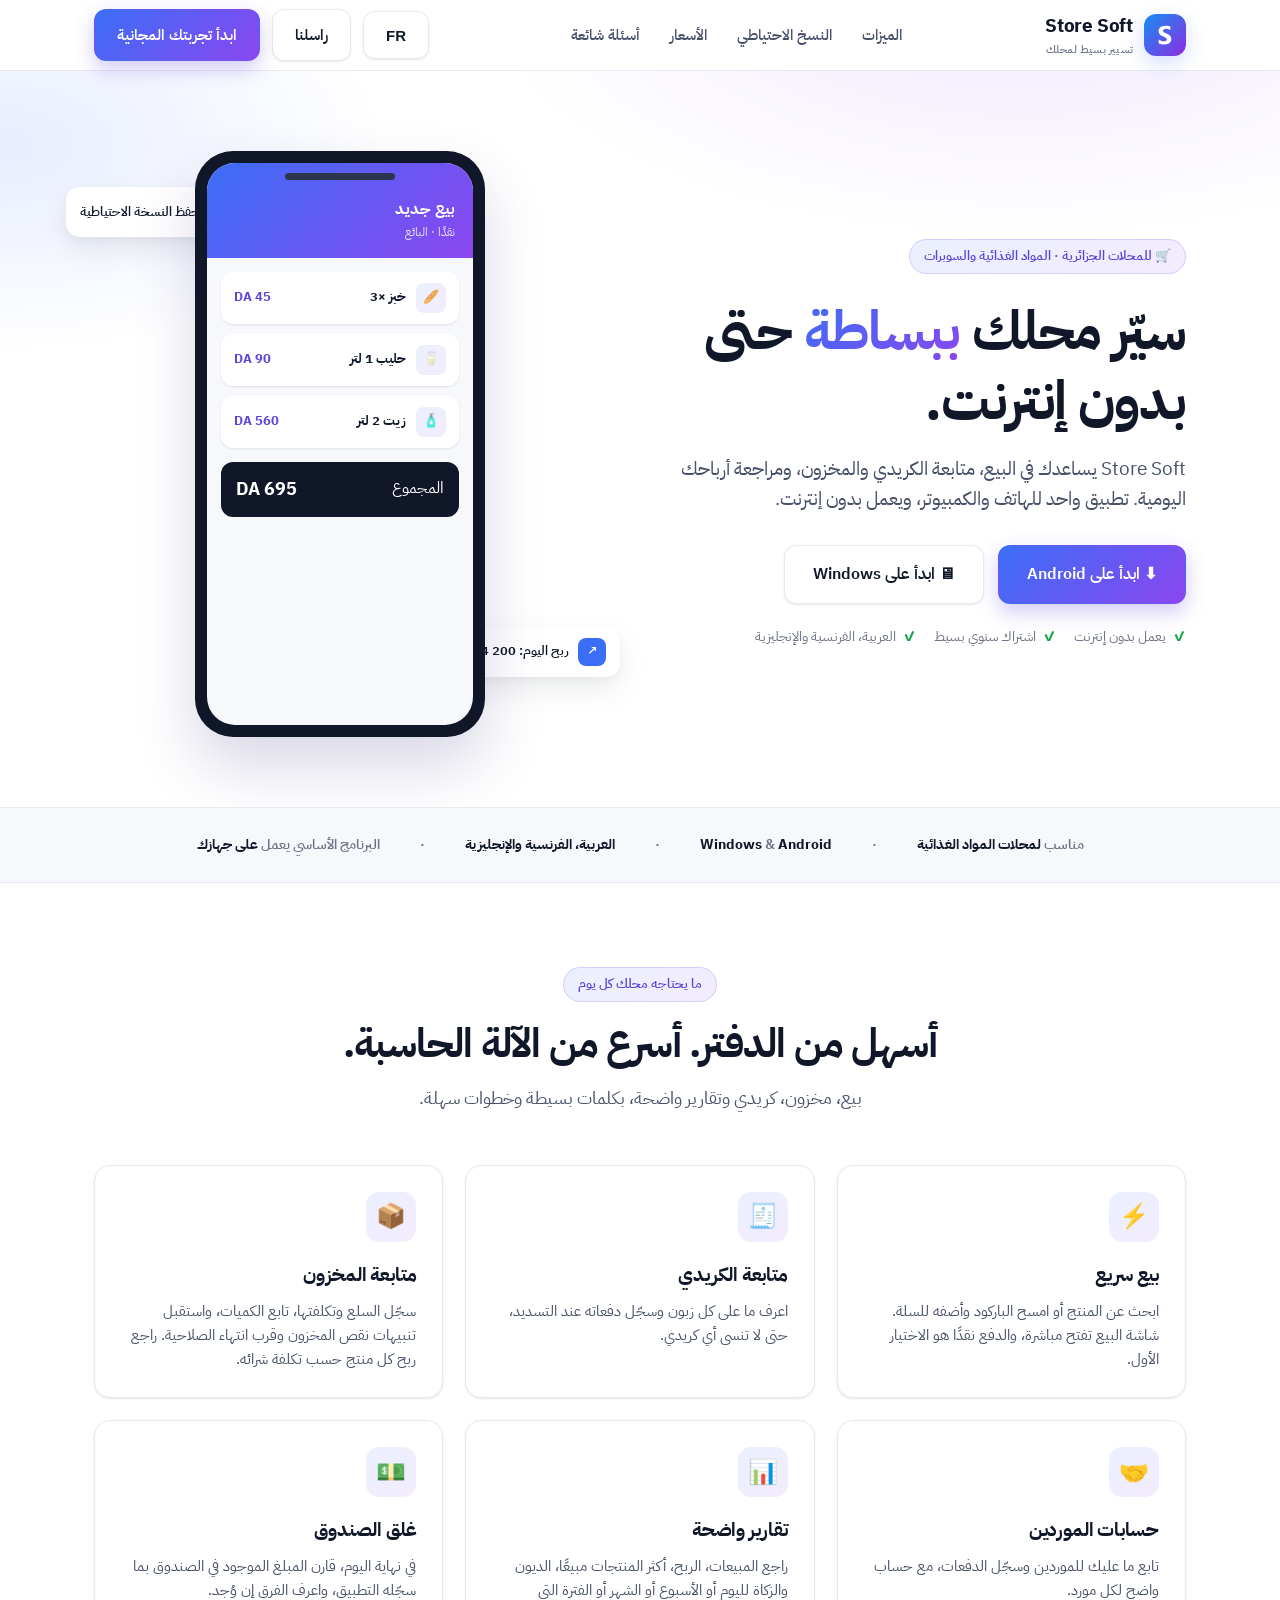
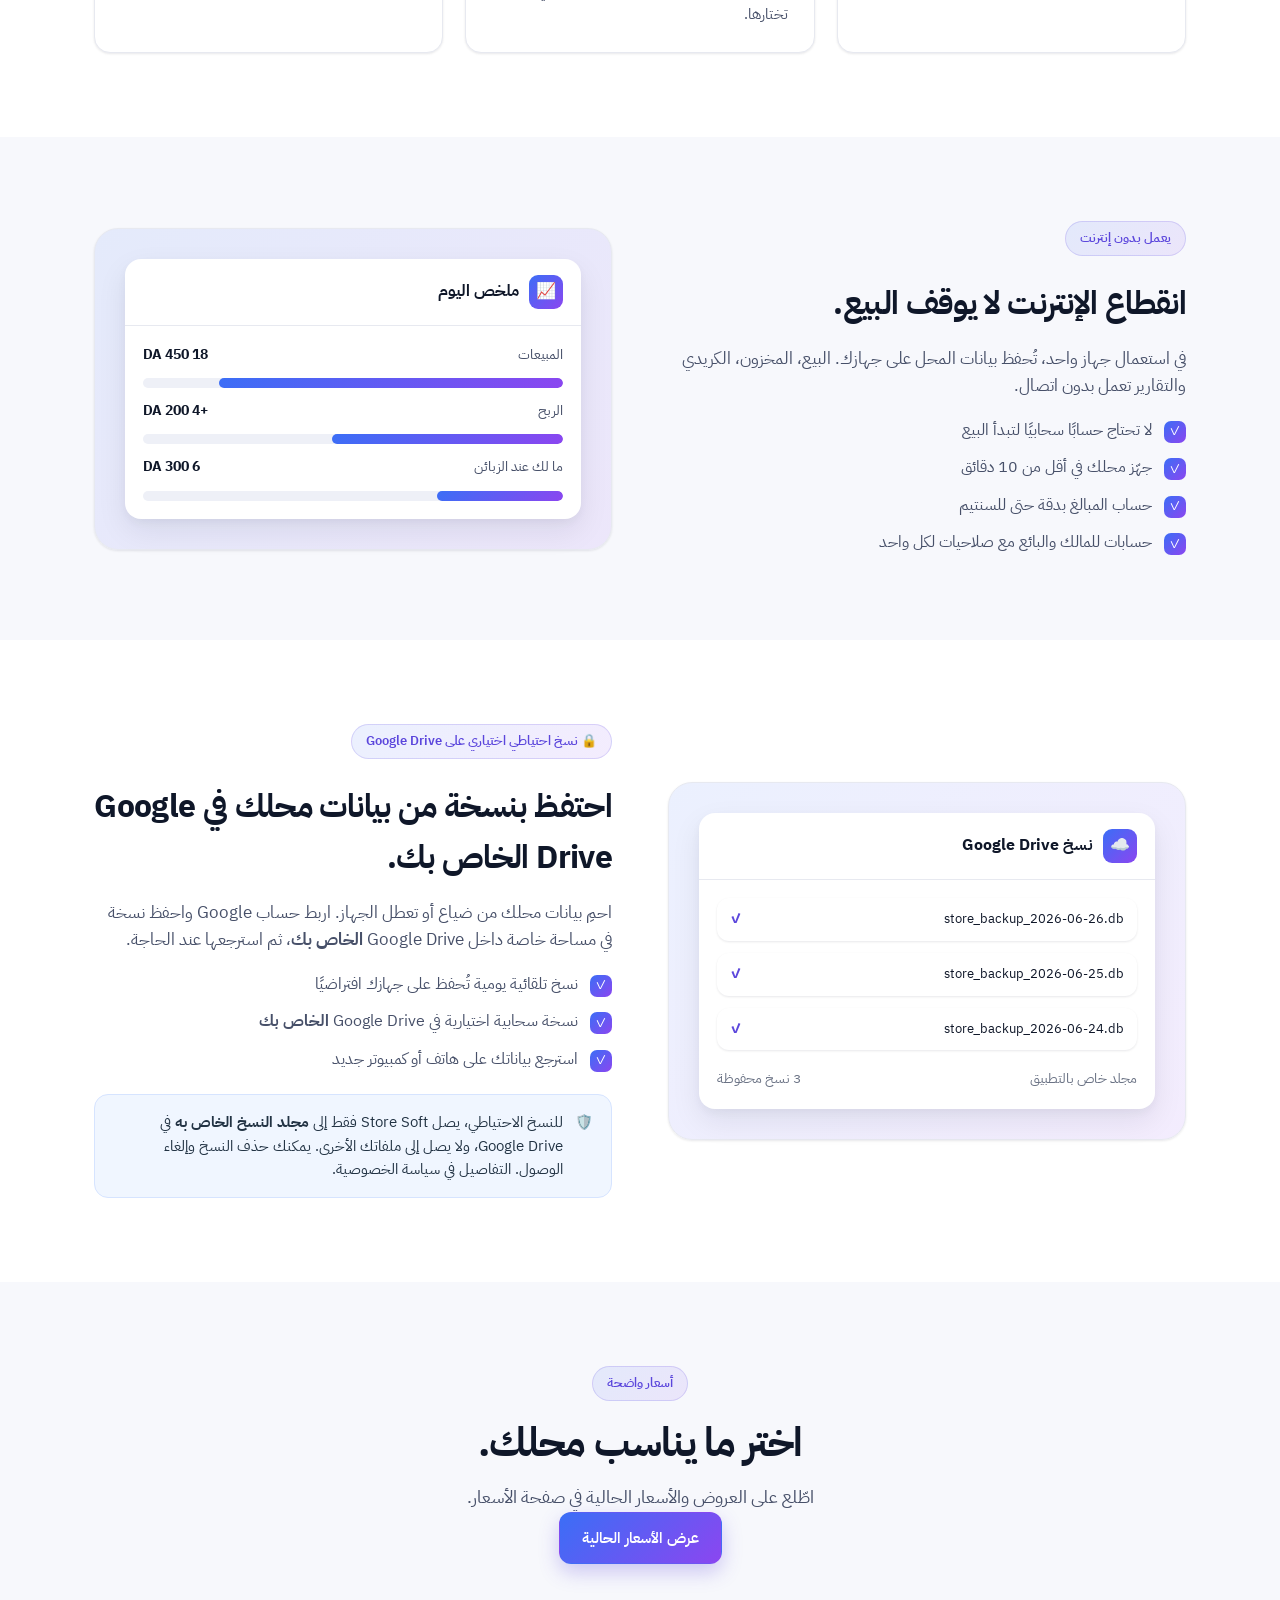
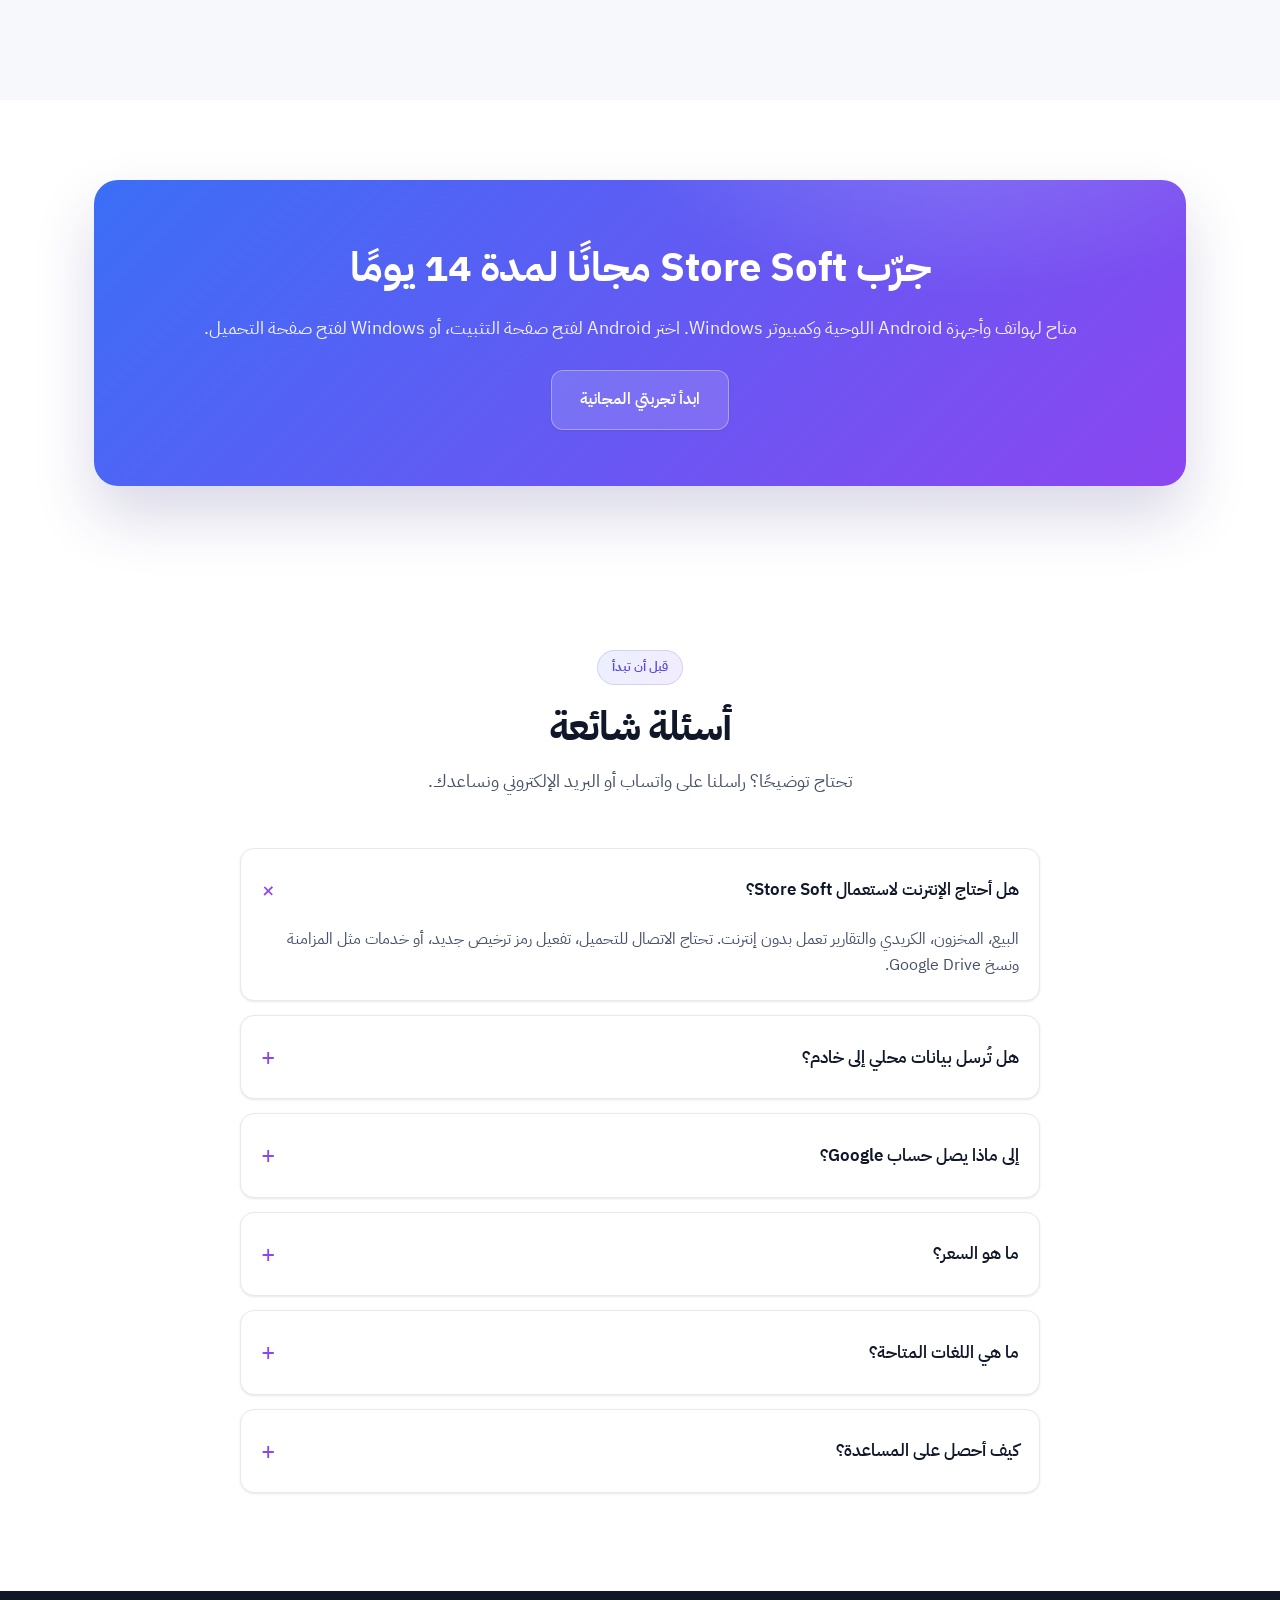
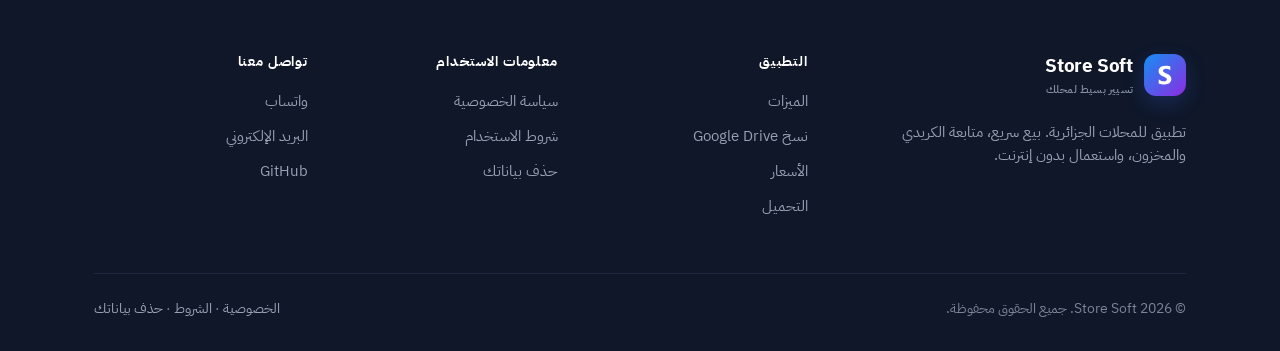
<file: index.html>
<!DOCTYPE html>
<html lang="ar" dir="rtl">
<head>
  <meta charset="UTF-8" />
  <meta name="viewport" content="width=device-width, initial-scale=1.0" />
  <meta name="google-site-verification" content="q4sa-fmVwGJOlf542lkuE1kLPuGHTy7R-aptzCyJ97A" />
  <title>Store Soft — تسيير محلك بدون إنترنت</title>
  <meta name="description" content="سيّر البيع والمخزون والكريدي والأرباح على Android وWindows. للمحلات الجزائرية، يعمل بدون إنترنت، مع تجربة مجانية لمدة 14 يومًا." />
  <link rel="icon" type="image/png" href="assets/icon.png" />
  <link rel="canonical" href="https://yousoft.site/" />

  <!-- Open Graph -->
  <meta property="og:type" content="website" />
  <meta property="og:title" content="Store Soft — تسيير محلك بدون إنترنت" />
  <meta property="og:description" content="سيّر البيع والمخزون والكريدي والأرباح على Android وWindows. للمحلات الجزائرية، يعمل بدون إنترنت، مع تجربة مجانية لمدة 14 يومًا." />
  <meta property="og:image" content="https://yousoft.site/assets/icon.png" />
  <meta property="og:url" content="https://yousoft.site/" />

  <link rel="stylesheet" href="/assets/fonts/plex.css?v=20261101" />
  <link rel="stylesheet" href="styles.css?v=20261101-font" />
</head>
<body class="home-page">

  <!-- HEADER -->
  <header class="site-header">
    <div class="container">
      <nav class="nav" id="nav">
        <a class="brand" href="storesoft/download/" data-home-brand aria-label="Store Soft — ابدأ التجربة">
          <img class="brand-logo" src="assets/icon.png" width="42" height="42" alt="" />
          <span class="name">Store Soft<small><span data-home-copy="brandTag">تسيير بسيط لمحلك</span></small></span>
        </a>
        <div class="nav-links">
          <a href="#features"><span data-home-copy="features">الميزات</span></a>
          <a href="#backup"><span data-home-copy="backup">النسخ الاحتياطي</span></a>
          <a href="#pricing"><span data-home-copy="pricing">الأسعار</span></a>
          <a href="#faq"><span data-home-copy="faq">أسئلة شائعة</span></a>
        </div>
        <div class="nav-cta">
          <button class="btn btn-ghost home-language" id="homeLanguage" type="button" aria-label="Afficher en français" lang="fr" dir="ltr">FR</button>
          <a class="btn btn-ghost" href="https://wa.me/213654338649" target="_blank" rel="noopener"><span data-home-copy="talk">راسلنا</span></a>
          <a class="btn btn-primary" href="storesoft/download/"><span data-home-copy="start">ابدأ تجربتك المجانية</span></a>
        </div>
        <button class="nav-toggle" id="navToggle" aria-label="فتح القائمة" aria-expanded="false">
          <span></span><span></span><span></span>
        </button>
      </nav>
    </div>
  </header>

  <!-- HERO -->
  <section class="hero">
    <div class="container hero-grid">
      <div class="hero-text">
        <span class="eyebrow"><span data-home-copy="eyebrow">🛒 للمحلات الجزائرية · المواد الغذائية والسوبرات</span></span>
        <h1><span data-home-copy="hero">سيّر محلك <span class="grad">ببساطة</span> حتى بدون إنترنت.</span></h1>
        <p class="lead">
          <span data-home-copy="intro">Store Soft يساعدك في البيع، متابعة الكريدي والمخزون، ومراجعة أرباحك اليومية. تطبيق واحد للهاتف والكمبيوتر، ويعمل بدون إنترنت.</span>
        </p>
        <div class="hero-actions">
          <a class="btn btn-primary btn-lg" id="homeAndroid" href="storesoft/v1/android/"><span data-home-copy="android">⬇ ابدأ على Android</span></a>
          <a class="btn btn-ghost btn-lg" id="homeWindows" href="storesoft/download/"><span data-home-copy="windows">🖥 ابدأ على Windows</span></a>
        </div>
        <div class="hero-note">
          <span><span class="check">✓</span> <span data-home-copy="offline">يعمل بدون إنترنت</span></span>
          <span><span class="check">✓</span> <span data-home-copy="yearly">اشتراك سنوي بسيط</span></span>
          <span><span class="check">✓</span> <span data-home-copy="languages">العربية، الفرنسية والإنجليزية</span></span>
        </div>
      </div>

      <!-- Phone mockup -->
      <div class="mockup">
        <div class="float-badge b1">
          <span class="ic" style="background:#16a34a">↑</span> <span data-home-copy="saved">تم حفظ النسخة الاحتياطية</span>
        </div>
        <div class="float-badge b2">
          <span class="ic" style="background:var(--blue)">↗</span> <span data-home-copy="todayProfit">ربح اليوم: ‎+4 200 دج</span>
        </div>
        <div class="phone">
          <div class="phone-screen">
            <div class="screen-top">
              <div class="st-title"><span data-home-copy="newSale">بيع جديد</span></div>
              <div class="st-sub"><span data-home-copy="cashier">نقدًا · البائع</span></div>
            </div>
            <div class="screen-body">
              <div class="srow">
                <span style="display:flex;align-items:center;gap:10px"><span class="dot">🥖</span><b><span data-home-copy="bread">خبز ×3</span></b></span>
                <span class="amt">45 DA</span>
              </div>
              <div class="srow">
                <span style="display:flex;align-items:center;gap:10px"><span class="dot">🥛</span><b><span data-home-copy="milk">حليب 1 لتر</span></b></span>
                <span class="amt">90 DA</span>
              </div>
              <div class="srow">
                <span style="display:flex;align-items:center;gap:10px"><span class="dot">🧴</span><b><span data-home-copy="oil">زيت 2 لتر</span></b></span>
                <span class="amt">560 DA</span>
              </div>
              <div class="screen-total">
                <span><span data-home-copy="total">المجموع</span></span>
                <span class="big">695 DA</span>
              </div>
            </div>
          </div>
        </div>
      </div>
    </div>
  </section>

  <!-- TRUST STRIP -->
  <div class="trust">
    <div class="container trust-inner">
      <span><span data-home-copy="madeFor">مناسب <b>لمحلات المواد الغذائية</b></span></span>
      <span>·</span>
      <span><b>Windows</b> &amp; <b>Android</b></span>
      <span>·</span>
      <span><b><span data-home-copy="languages">العربية، الفرنسية والإنجليزية</span></b></span>
      <span>·</span>
      <span><span data-home-copy="localSetup">البرنامج الأساسي يعمل <b>على جهازك</b></span></span>
    </div>
  </div>

  <!-- FEATURES -->
  <section class="block" id="features">
    <div class="container">
      <div class="section-head">
        <span class="eyebrow"><span data-home-copy="needs">ما يحتاجه محلك كل يوم</span></span>
        <h2><span data-home-copy="notebook">أسهل من الدفتر. أسرع من الآلة الحاسبة.</span></h2>
        <p><span data-home-copy="featuresIntro">بيع، مخزون، كريدي وتقارير واضحة، بكلمات بسيطة وخطوات سهلة.</span></p>
      </div>

      <div class="features">
        <div class="feature">
          <div class="ic">⚡</div>
          <h3><span data-home-copy="fastSales">بيع سريع</span></h3>
          <p><span data-home-copy="fastSalesText">ابحث عن المنتج أو امسح الباركود وأضفه للسلة. شاشة البيع تفتح مباشرة، والدفع نقدًا هو الاختيار الأول.</span></p>
        </div>
        <div class="feature">
          <div class="ic">🧾</div>
          <h3><span data-home-copy="credit">متابعة الكريدي</span></h3>
          <p><span data-home-copy="creditText">اعرف ما على كل زبون وسجّل دفعاته عند التسديد، حتى لا تنسى أي كريدي.</span></p>
        </div>
        <div class="feature">
          <div class="ic">📦</div>
          <h3><span data-home-copy="stock">متابعة المخزون</span></h3>
          <p><span data-home-copy="stockText">سجّل السلع وتكلفتها، تابع الكميات، واستقبل تنبيهات نقص المخزون وقرب انتهاء الصلاحية. راجع ربح كل منتج حسب تكلفة شرائه.</span></p>
        </div>
        <div class="feature">
          <div class="ic">🤝</div>
          <h3><span data-home-copy="suppliers">حسابات الموردين</span></h3>
          <p><span data-home-copy="suppliersText">تابع ما عليك للموردين وسجّل الدفعات، مع حساب واضح لكل مورد.</span></p>
        </div>
        <div class="feature">
          <div class="ic">📊</div>
          <h3><span data-home-copy="reports">تقارير واضحة</span></h3>
          <p><span data-home-copy="reportsText">راجع المبيعات، الربح، أكثر المنتجات مبيعًا، الديون والزكاة لليوم أو الأسبوع أو الشهر أو الفترة التي تختارها.</span></p>
        </div>
        <div class="feature">
          <div class="ic">💵</div>
          <h3><span data-home-copy="drawer">غلق الصندوق</span></h3>
          <p><span data-home-copy="drawerText">في نهاية اليوم، قارن المبلغ الموجود في الصندوق بما سجّله التطبيق، واعرف الفرق إن وُجد.</span></p>
        </div>
      </div>
    </div>
  </section>

  <!-- SPLIT: OFFLINE -->
  <section class="block alt">
    <div class="container">
      <div class="split">
        <div class="split-text">
          <span class="eyebrow"><span data-home-copy="withoutInternet">يعمل بدون إنترنت</span></span>
          <h3><span data-home-copy="neverStops">انقطاع الإنترنت لا يوقف البيع.</span></h3>
          <p><span data-home-copy="localText">في استعمال جهاز واحد، تُحفظ بيانات المحل على جهازك. البيع، المخزون، الكريدي والتقارير تعمل بدون اتصال.</span></p>
          <ul class="ticklist">
            <li><span data-home-copy="noAccount">لا تحتاج حسابًا سحابيًا لتبدأ البيع</span></li>
            <li><span data-home-copy="setup">جهّز محلك في أقل من 10 دقائق</span></li>
            <li><span data-home-copy="centimes">حساب المبالغ بدقة حتى للسنتيم</span></li>
            <li><span data-home-copy="roles">حسابات للمالك والبائع مع صلاحيات لكل واحد</span></li>
          </ul>
        </div>
        <div class="split-media">
          <div class="media-card">
            <div class="mc-head"><span class="ic">📈</span> <span data-home-copy="glance">ملخص اليوم</span></div>
            <div class="mc-body">
              <div class="kv"><span><span data-home-copy="sales">المبيعات</span></span><b>18 450 DA</b></div>
              <div class="bar"><i style="width:82%"></i></div>
              <div class="kv"><span><span data-home-copy="profit">الربح</span></span><b>+4 200 DA</b></div>
              <div class="bar"><i style="width:55%"></i></div>
              <div class="kv"><span><span data-home-copy="owed">ما لك عند الزبائن</span></span><b>6 300 DA</b></div>
              <div class="bar"><i style="width:30%"></i></div>
            </div>
          </div>
        </div>
      </div>
    </div>
  </section>

  <!-- SPLIT: GOOGLE DRIVE BACKUP (important for OAuth context) -->
  <section class="block" id="backup">
    <div class="container">
      <div class="split reverse">
        <div class="split-text">
          <span class="eyebrow"><span data-home-copy="driveEyebrow">🔒 نسخ احتياطي اختياري على Google Drive</span></span>
          <h3><span data-home-copy="driveTitle">احتفظ بنسخة من بيانات محلك في Google Drive الخاص بك.</span></h3>
          <p><span data-home-copy="driveText">احمِ بيانات محلك من ضياع أو تعطل الجهاز. اربط حساب Google واحفظ نسخة في مساحة خاصة داخل Google Drive <strong>الخاص بك</strong>، ثم استرجعها عند الحاجة.</span></p>
          <ul class="ticklist">
            <li><span data-home-copy="dailyBackup">نسخ تلقائية يومية تُحفظ على جهازك افتراضيًا</span></li>
            <li><span data-home-copy="optionalBackup">نسخة سحابية اختيارية في Google Drive <strong>الخاص بك</strong></span></li>
            <li><span data-home-copy="restore">استرجع بياناتك على هاتف أو كمبيوتر جديد</span></li>
          </ul>
          <div class="note-box">
            <span class="ic">🛡️</span>
            <span><span data-home-copy="driveNote">للنسخ الاحتياطي، يصل Store Soft فقط إلى <strong>مجلد النسخ الخاص به</strong> في Google Drive، ولا يصل إلى ملفاتك الأخرى. يمكنك حذف النسخ وإلغاء الوصول. التفاصيل في <a class="inline" href="privacy.html">سياسة الخصوصية</a>.</span></span>
          </div>
        </div>
        <div class="split-media">
          <div class="media-card">
            <div class="mc-head"><span class="ic">☁️</span> <span data-home-copy="driveBackup">نسخ Google Drive</span></div>
            <div class="mc-body">
              <div class="srow"><span>store_backup_2026-06-26.db</span><span class="amt">✓</span></div>
              <div class="srow"><span>store_backup_2026-06-25.db</span><span class="amt">✓</span></div>
              <div class="srow"><span>store_backup_2026-06-24.db</span><span class="amt">✓</span></div>
              <div class="kv" style="margin-top:6px;color:var(--ink-faint)"><span><span data-home-copy="privateFolder">مجلد خاص بالتطبيق</span></span><span><span data-home-copy="threeBackups">3 نسخ محفوظة</span></span></div>
            </div>
          </div>
        </div>
      </div>
    </div>
  </section>

  <!-- PRICING -->
  <section class="block alt" id="pricing"><div class="container"><div class="section-head">
    <span class="eyebrow" data-home-copy="pricingEyebrow">الأسعار والعروض</span>
    <h2 data-home-copy="payOnce">اختر ما يناسب محلك.</h2>
    <p data-home-copy="pricingIntro">اطّلع على العروض والأسعار الحالية في صفحة الأسعار.</p>
    <a class="btn btn-primary" data-pricing-link href="/pricing/?lang=ar"><span data-home-copy="viewPricing">عرض الأسعار الحالية</span></a>
  </div></div></section>

  <!-- DOWNLOAD / CTA -->
  <section class="cta-band" id="download">
    <div class="container">
      <div class="cta-inner">
        <h2><span data-home-copy="tryTitle">جرّب Store Soft مجانًا لمدة 14 يومًا</span></h2>
        <p><span data-home-copy="downloadText">متاح لهواتف وأجهزة Android اللوحية وكمبيوتر Windows. اختر Android لفتح صفحة التثبيت، أو Windows لفتح صفحة التحميل.</span></p>
        <div class="actions">
          <a class="btn btn-ghost btn-lg" href="storesoft/download/"><span data-home-copy="myTrial">ابدأ تجربتي المجانية</span></a>
        </div>
      </div>
    </div>
  </section>

  <!-- FAQ -->
  <section class="block" id="faq">
    <div class="container">
      <div class="section-head">
        <span class="eyebrow"><span data-home-copy="know">قبل أن تبدأ</span></span>
        <h2><span data-home-copy="faqTitle">أسئلة شائعة</span></h2>
        <p><span data-home-copy="faqIntro">تحتاج توضيحًا؟ راسلنا على واتساب أو البريد الإلكتروني ونساعدك.</span></p>
      </div>

      <div class="faq">
        <details open>
          <summary><span data-home-copy="internetQ">هل أحتاج الإنترنت لاستعمال Store Soft؟</span></summary>
          <p><span data-home-copy="internetA">البيع، المخزون، الكريدي والتقارير تعمل بدون إنترنت. تحتاج الاتصال للتحميل، تفعيل رمز ترخيص جديد، أو خدمات مثل المزامنة ونسخ Google Drive.</span></p>
        </details>
        <details>
          <summary><span data-home-copy="dataQ">هل تُرسل بيانات محلي إلى خادم؟</span></summary>
          <p><span data-home-copy="dataA">تُحفظ سجلات البيع والمخزون على جهازك. المزامنة ترسل نسخة إلى خادمنا، ونسخ Google Drive تُحفظ في حسابك. تُرسل أيضًا معلومات اتصال المحل وبيانات استعمال محدودة للمتابعة والمساعدة، حتى بدون المزامنة. التفاصيل في <a class="inline" href="privacy.html">سياسة الخصوصية</a>.</span></p>
        </details>
        <details>
          <summary><span data-home-copy="googleQ">إلى ماذا يصل حساب Google؟</span></summary>
          <p><span data-home-copy="googleA">تسجيل الدخول بحساب Google للتطبيق منفصل عن ربط Google Drive للنسخ الاحتياطي. عند ربط النسخ، يصل التطبيق فقط إلى مجلده الخاص ولا يصل إلى ملفاتك الأخرى.</span></p>
        </details>
        <details>
          <summary><span data-home-copy="costQ">ما هو السعر؟</span></summary>
          <p><span data-home-copy="costA">الأسعار وتفاصيل العروض متاحة في صفحة الأسعار الحالية.</span></p>
        </details>
        <details>
          <summary><span data-home-copy="languagesQ">ما هي اللغات المتاحة؟</span></summary>
          <p><span data-home-copy="languagesA">العربية، الفرنسية والإنجليزية. يمكنك تغيير اللغة من الإعدادات.</span></p>
        </details>
        <details>
          <summary><span data-home-copy="supportQ">كيف أحصل على المساعدة؟</span></summary>
          <p><span data-home-copy="supportA">راسلنا على <a class="inline" href="https://wa.me/213654338649" target="_blank" rel="noopener">واتساب <bdi>+213 654 33 86 49</bdi></a> أو <a class="inline" href="mailto:younes.mimene@gmail.com">البريد الإلكتروني</a>. نساعدك في التثبيت وإدخال المنتجات واستعمال التطبيق.</span></p>
        </details>
      </div>
    </div>
  </section>

  <!-- FOOTER -->
  <footer class="site-footer">
    <div class="container">
      <div class="footer-grid">
        <div>
          <a class="brand" href="storesoft/download/">
            <img class="brand-logo" src="assets/icon.png" width="42" height="42" alt="" />
            <span class="name">Store Soft<small><span data-home-copy="brandTag">تسيير بسيط لمحلك</span></small></span>
          </a>
          <p class="about"><span data-home-copy="about">تطبيق للمحلات الجزائرية. بيع سريع، متابعة الكريدي والمخزون، واستعمال بدون إنترنت.</span></p>
        </div>
        <div class="footer-col">
          <h4><span data-home-copy="product">التطبيق</span></h4>
          <a href="#features"><span data-home-copy="features">الميزات</span></a>
          <a href="#backup"><span data-home-copy="driveBackup">نسخ Google Drive</span></a>
          <a href="#pricing"><span data-home-copy="pricing">الأسعار</span></a>
          <a href="#download"><span data-home-copy="download">التحميل</span></a>
        </div>
        <div class="footer-col">
          <h4><span data-home-copy="legal">معلومات الاستخدام</span></h4>
          <a href="privacy.html"><span data-home-copy="privacy">سياسة الخصوصية</span></a>
          <a href="terms.html"><span data-home-copy="terms">شروط الاستخدام</span></a>
          <a href="delete-account.html"><span data-home-copy="delete">حذف بياناتك</span></a>
        </div>
        <div class="footer-col">
          <h4><span data-home-copy="contact">تواصل معنا</span></h4>
          <a href="https://wa.me/213654338649" target="_blank" rel="noopener"><span data-home-copy="whatsapp">واتساب</span></a>
          <a href="mailto:younes.mimene@gmail.com"><span data-home-copy="email">البريد الإلكتروني</span></a>
          <a href="https://github.com/dzstoredzd/dz-store-management" target="_blank" rel="noopener">GitHub</a>
        </div>
      </div>
      <div class="footer-bottom">
        <span>© <span id="year">2026</span> <span data-home-copy="rights">Store Soft. جميع الحقوق محفوظة.</span></span>
        <span>
          <a href="privacy.html"><span data-home-copy="privacyShort">الخصوصية</span></a> ·
          <a href="terms.html"><span data-home-copy="termsShort">الشروط</span></a> ·
          <a href="delete-account.html"><span data-home-copy="delete">حذف بياناتك</span></a>
        </span>
      </div>
    </div>
  </footer>

  <script src="home.js?v=20261101-yearly" defer></script>
</body>
</html>
</file>
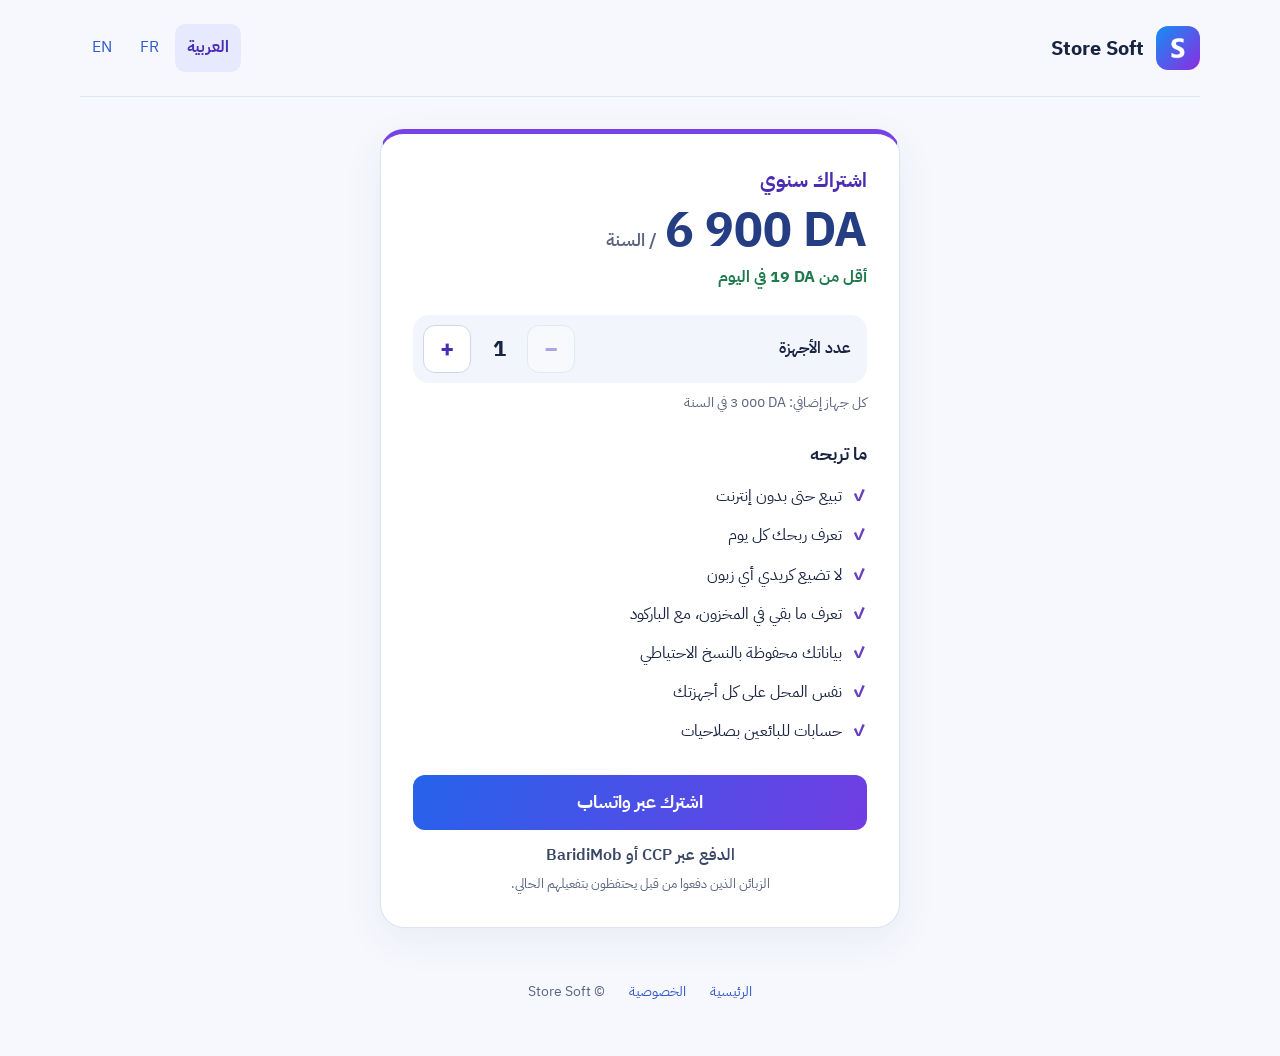
<file: pricing/index.html>
<!DOCTYPE html>
<html lang="ar" dir="rtl">
<head>
  <meta charset="utf-8" />
  <meta name="viewport" content="width=device-width, initial-scale=1" />
  <title>Store Soft — الأسعار والعروض</title>
  <meta name="description" content="الأسعار والعروض الحالية لـ Store Soft. تواصل معنا لاختيار العرض المناسب لمحلك." />
  <meta name="referrer" content="strict-origin-when-cross-origin" />
  <link rel="icon" type="image/png" href="/assets/icon.png" />
  <link rel="canonical" href="https://yousoft.site/pricing/" />
  <link rel="stylesheet" href="/assets/fonts/plex.css?v=20261101" />
  <link rel="stylesheet" href="pricing.css?v=20261023-embed" />
  <script src="offers.js?v=20261023-simple" defer></script>
  <script src="pricing.js?v=20261023-embed" defer></script>
</head>
<body>
  <header class="topbar wrap">
    <a class="brand" href="/" aria-label="Store Soft"><img src="/assets/icon.png" width="44" height="44" alt="" /><strong>Store Soft</strong></a>
    <nav aria-label="Language" class="languages">
      <a href="?lang=ar" lang="ar" data-lang="ar">العربية</a>
      <a href="?lang=fr" lang="fr" data-lang="fr">FR</a>
      <a href="?lang=en" lang="en" data-lang="en">EN</a>
    </nav>
  </header>
  <main class="wrap">
    <p id="status" role="status" aria-live="polite" data-ui="loading">جارٍ تحميل العروض…</p>
    <div id="last" class="last" hidden></div>
    <div id="offers" class="offers" aria-busy="true"></div>
    <noscript><p class="notice">فعّل JavaScript لعرض الأسعار الحالية. · Activez JavaScript pour voir les tarifs actuels. · Enable JavaScript to see current prices.</p></noscript>
    <aside class="support" id="help">
      <div><h2 data-ui="supportTitle">نساعدك في الاختيار.</h2><p data-ui="supportBody">تواصل معنا لتأكيد السعر والتفعيل قبل الدفع.</p></div>
      <a class="button" id="support" href="https://wa.me/213654338649" data-ui="contact">تواصل عبر واتساب</a>
    </aside>
  </main>
  <footer class="wrap"><a href="/" data-ui="home">الرئيسية</a><a href="/privacy.html" data-ui="privacy">الخصوصية</a><span>© Store Soft</span></footer>
</body>
</html>
</file>
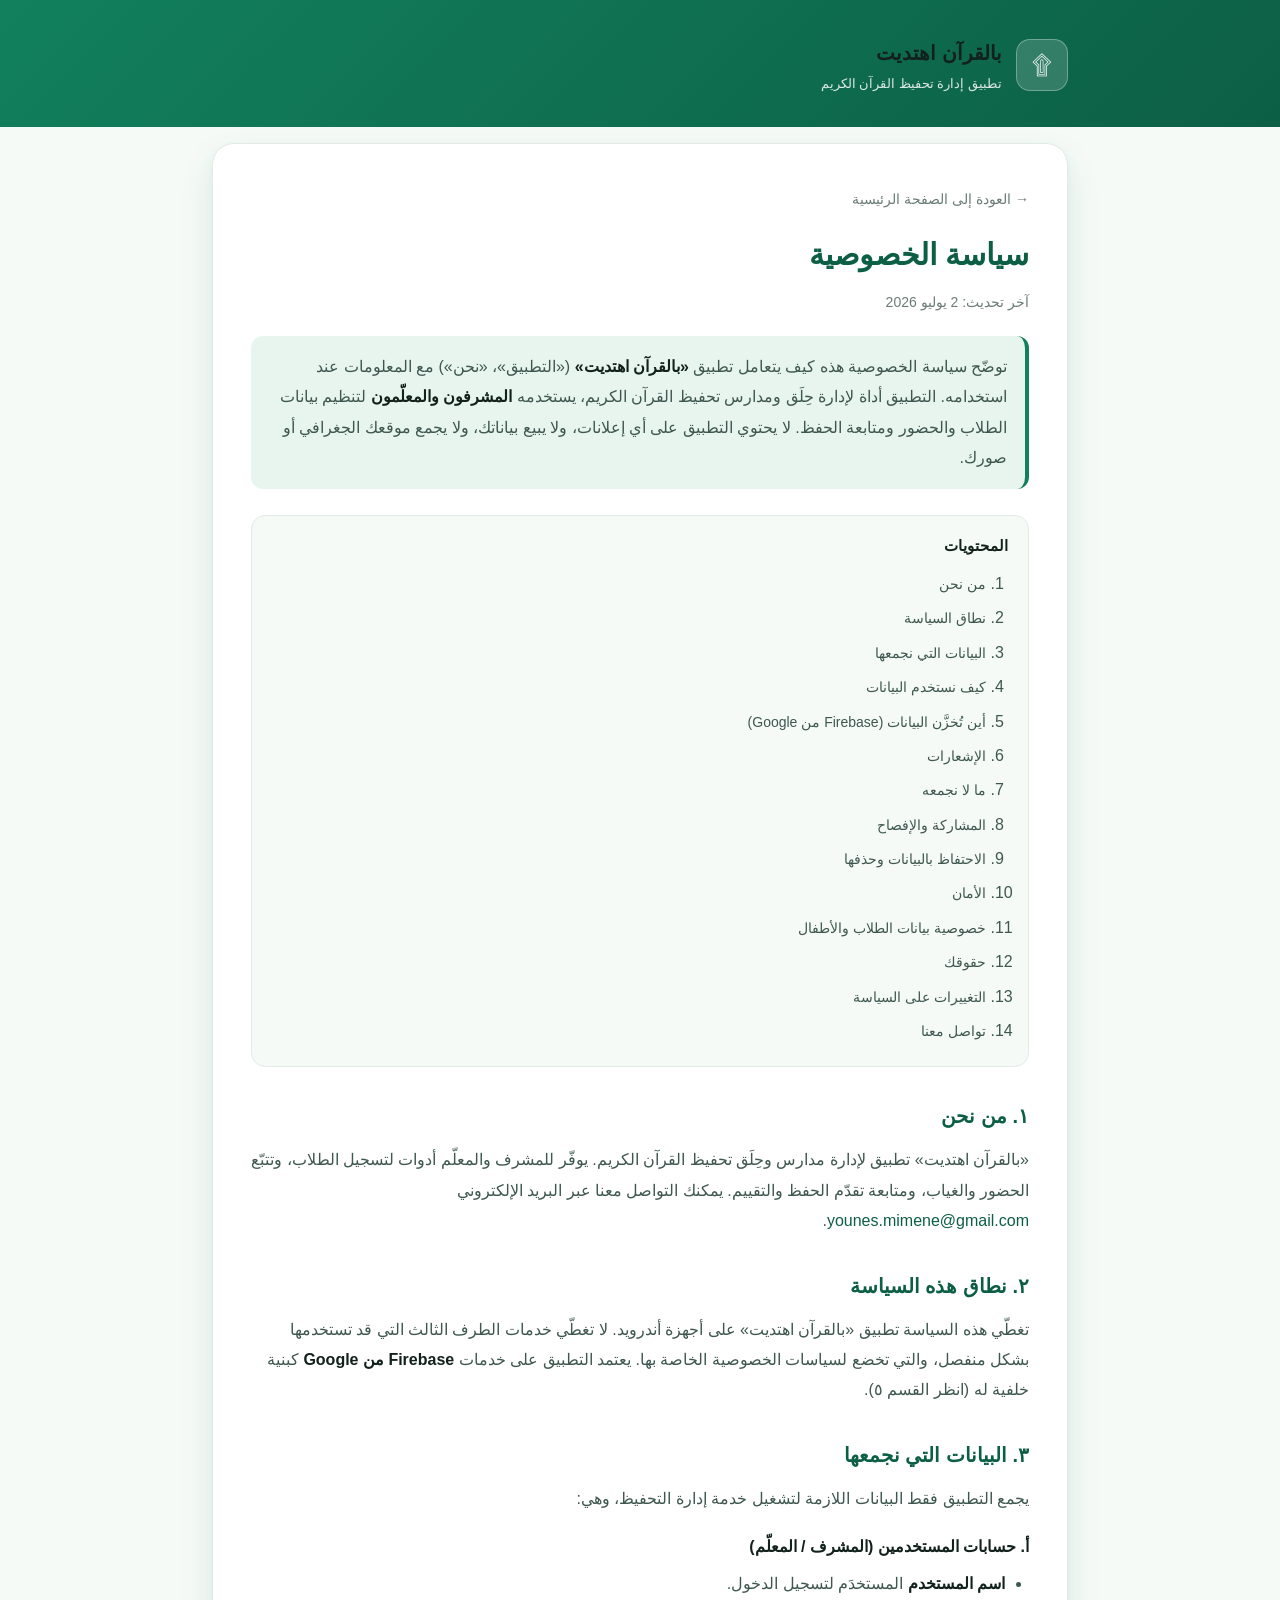
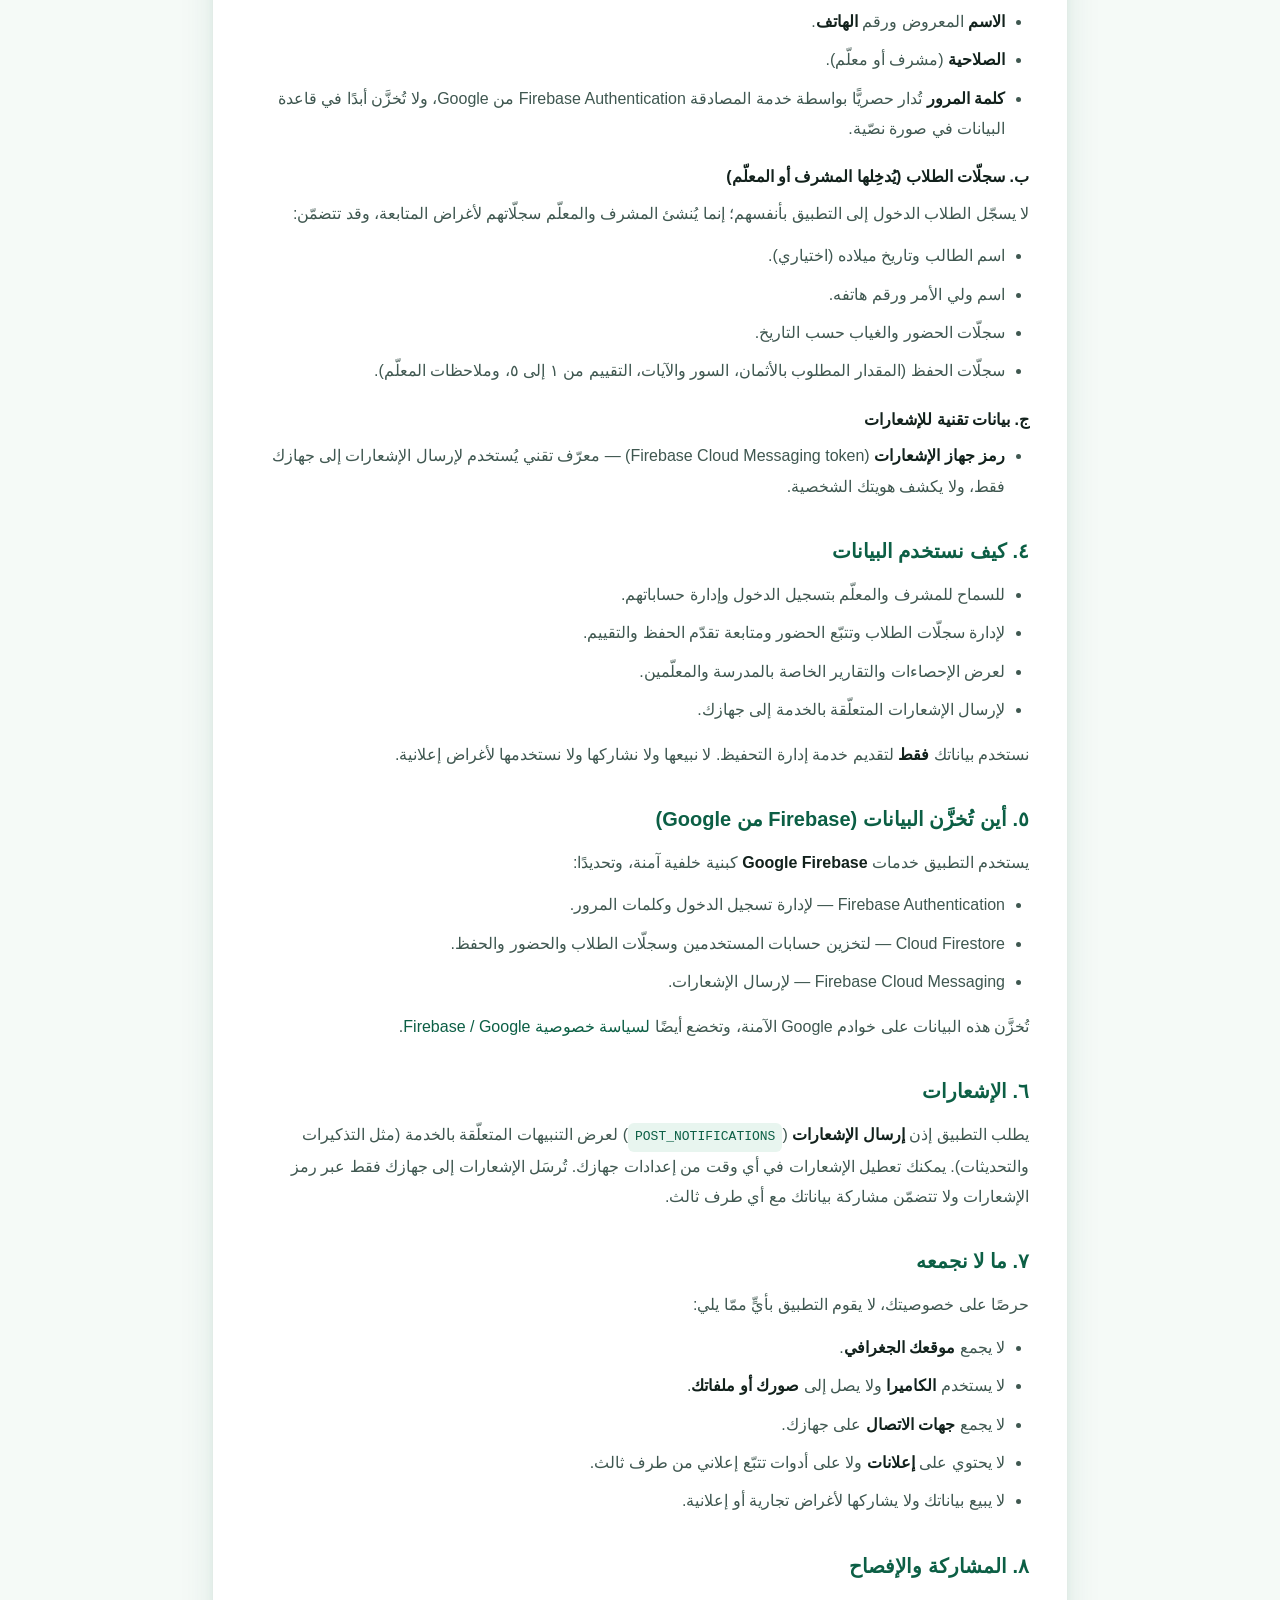
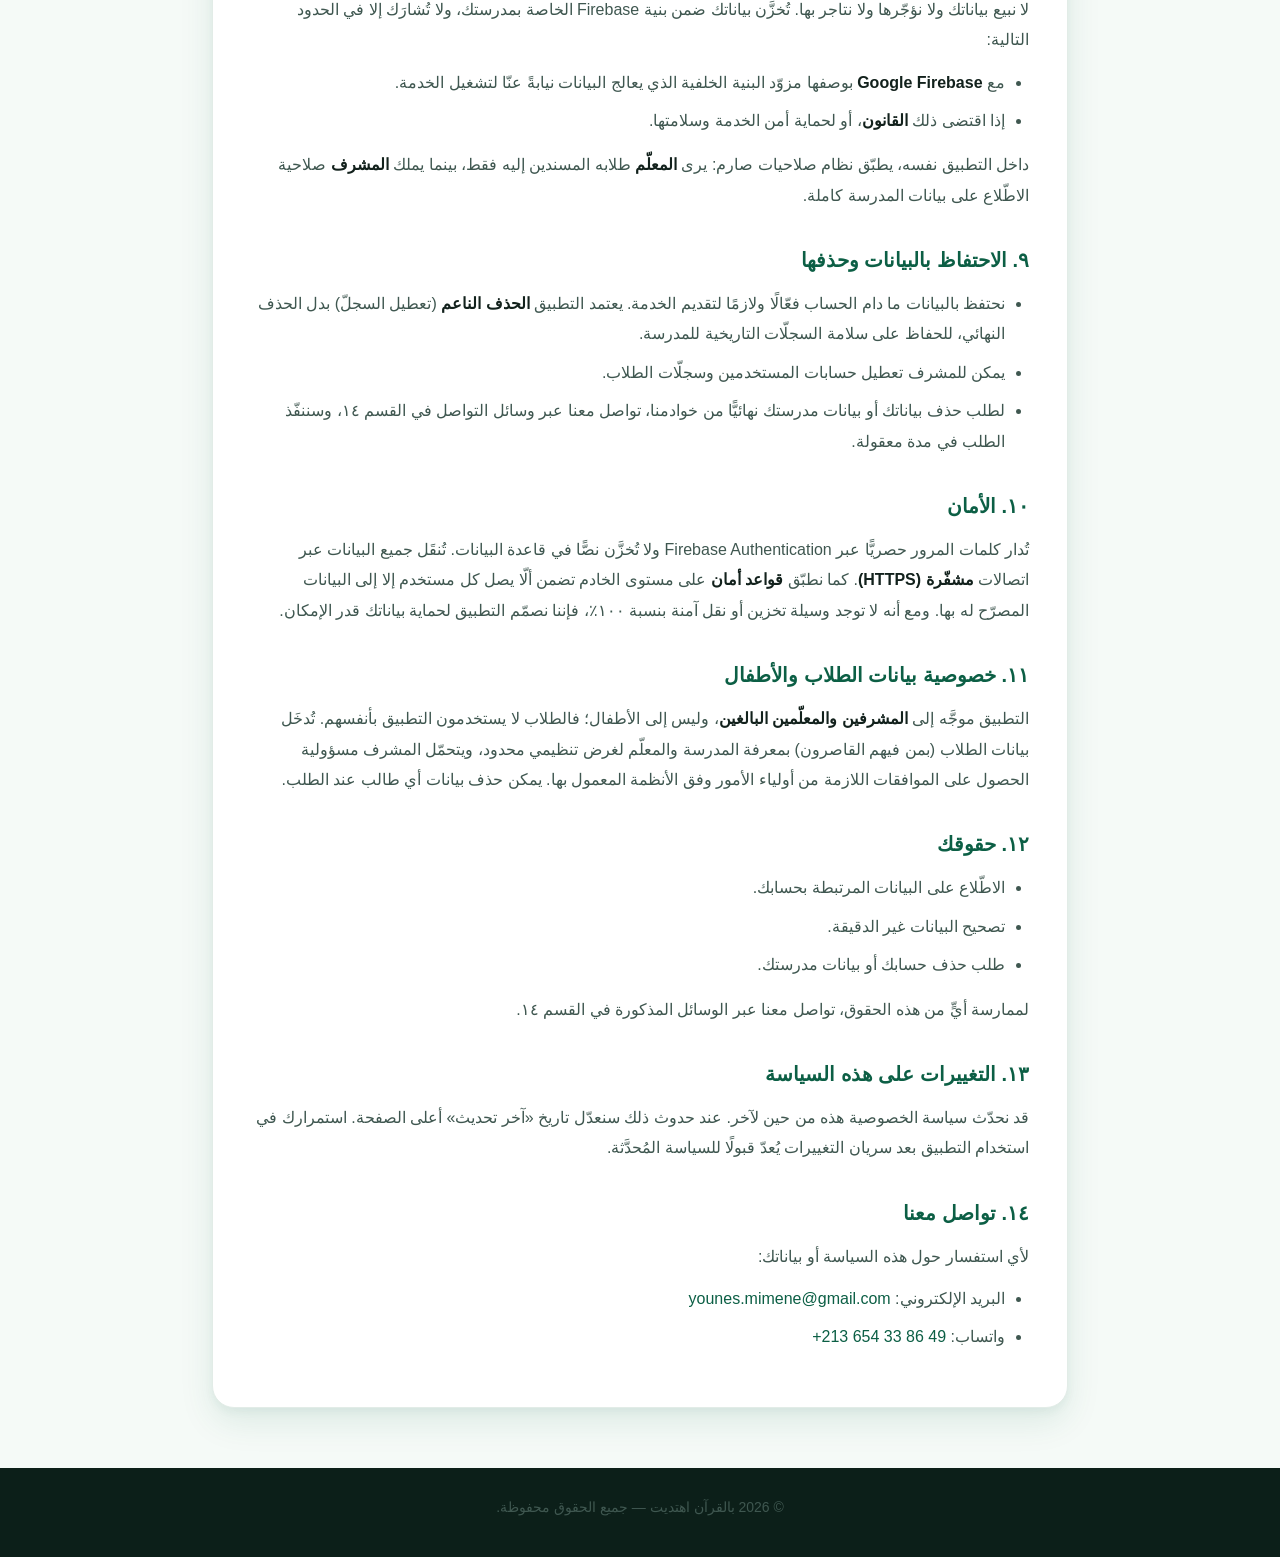
<file: bilquran/privacy/index.html>
<!DOCTYPE html>
<html lang="ar" dir="rtl">
<head>
  <meta charset="UTF-8" />
  <meta name="viewport" content="width=device-width, initial-scale=1.0" />
  <title>سياسة الخصوصية — بالقرآن اهتديت</title>
  <meta name="description" content="سياسة الخصوصية لتطبيق «بالقرآن اهتديت» لإدارة تحفيظ القرآن الكريم: البيانات التي نجمعها وكيف نستخدمها ونحميها." />
  <meta name="robots" content="index, follow" />
  <link rel="canonical" href="https://yousoft.site/bilquran/privacy" />
  <link rel="icon" type="image/png" href="/assets/favicon.png" />
  <style>
    /* بالقرآن اهتديت — صفحة سياسة الخصوصية.
       صفحة مستقلة بذاتها بدون أي اعتماد خارجي. تصميم إسلامي أخضر، اتجاه من اليمين لليسار. */
    :root {
      --green: #12805c;
      --green-dark: #0c5f45;
      --green-soft: #e8f5ef;
      --gold: #c8a24b;
      --ink: #12211c;
      --ink-soft: #3f5750;
      --ink-faint: #6b7c76;
      --line: #e2ece7;
      --bg: #ffffff;
      --bg-alt: #f5faf7;
      --card: #ffffff;
      --radius: 16px;
      --radius-lg: 22px;
      --shadow-sm: 0 1px 3px rgba(12, 95, 69, .08), 0 1px 2px rgba(12, 95, 69, .05);
      --shadow: 0 14px 34px rgba(12, 95, 69, .10), 0 4px 8px rgba(12, 95, 69, .05);
      --maxw: 900px;
      --font: "Cairo", "Tajawal", "Segoe UI", "Noto Sans Arabic", Tahoma, Arial, sans-serif;
    }

    * { box-sizing: border-box; }
    html { scroll-behavior: smooth; }
    body {
      margin: 0;
      font-family: var(--font);
      color: var(--ink);
      background: var(--bg-alt);
      line-height: 1.9;
      -webkit-font-smoothing: antialiased;
      text-rendering: optimizeLegibility;
    }
    a { color: var(--green-dark); text-decoration: none; }
    a:hover { text-decoration: underline; }

    .container {
      width: 100%;
      max-width: var(--maxw);
      margin-inline: auto;
      padding-inline: 22px;
    }

    /* ---------- الترويسة ---------- */
    .site-header {
      background: linear-gradient(135deg, var(--green) 0%, var(--green-dark) 100%);
      color: #fff;
      padding: 34px 0 30px;
    }
    .brand {
      display: inline-flex;
      align-items: center;
      gap: 14px;
      color: #fff;
    }
    .brand:hover { text-decoration: none; }
    .mark {
      width: 52px; height: 52px;
      display: grid; place-items: center;
      background: rgba(255, 255, 255, .16);
      border: 1px solid rgba(255, 255, 255, .30);
      border-radius: 14px;
      font-size: 26px;
      line-height: 1;
    }
    .brand .name { display: flex; flex-direction: column; }
    .brand .name strong { font-size: 20px; font-weight: 800; }
    .brand .name small { font-size: 13px; opacity: .85; font-weight: 500; }

    /* ---------- المستند ---------- */
    .doc { padding: 34px 0 60px; }
    .doc-wrap {
      background: var(--card);
      border: 1px solid var(--line);
      border-radius: var(--radius-lg);
      box-shadow: var(--shadow);
      padding: 40px 38px;
      margin-top: -18px;
      position: relative;
    }
    .back {
      display: inline-block;
      margin-bottom: 14px;
      color: var(--ink-faint);
      font-size: 14px;
    }
    h1 {
      font-size: 30px;
      margin: 0 0 6px;
      font-weight: 800;
      color: var(--green-dark);
    }
    .updated {
      color: var(--ink-faint);
      font-size: 14px;
      margin: 0 0 20px;
    }
    .intro {
      background: var(--green-soft);
      border-right: 4px solid var(--green);
      border-radius: 12px;
      padding: 16px 18px;
      color: var(--ink-soft);
      margin: 0 0 26px;
    }
    h2 {
      font-size: 20px;
      margin: 30px 0 10px;
      font-weight: 800;
      color: var(--green-dark);
      scroll-margin-top: 20px;
    }
    h3 {
      font-size: 16px;
      margin: 18px 0 6px;
      font-weight: 700;
      color: var(--ink);
    }
    p { margin: 0 0 12px; color: var(--ink-soft); }
    ul, ol { margin: 0 0 14px; padding-inline-start: 24px; color: var(--ink-soft); }
    li { margin-bottom: 8px; }
    strong { color: var(--ink); }
    code {
      background: var(--green-soft);
      padding: 2px 7px;
      border-radius: 6px;
      font-size: 13px;
      direction: ltr;
      display: inline-block;
      color: var(--green-dark);
    }

    .toc {
      background: var(--bg-alt);
      border: 1px solid var(--line);
      border-radius: 14px;
      padding: 16px 20px;
      margin: 0 0 28px;
    }
    .toc h4 { margin: 0 0 8px; font-size: 15px; color: var(--ink); }
    .toc ol { margin: 0; padding-inline-start: 22px; }
    .toc li { margin-bottom: 4px; }
    .toc a { color: var(--ink-soft); font-size: 14px; }

    .callout {
      background: #fbf6e9;
      border: 1px solid #ecdcb0;
      border-right: 4px solid var(--gold);
      border-radius: 12px;
      padding: 14px 18px;
      margin: 14px 0 18px;
      color: var(--ink-soft);
    }

    /* ---------- التذييل ---------- */
    .site-footer {
      background: #0c1f19;
      color: #cfe0d9;
      padding: 26px 0;
      text-align: center;
      font-size: 14px;
    }
    .site-footer a { color: #9fd8c1; }

    @media (max-width: 620px) {
      .doc-wrap { padding: 26px 20px; }
      h1 { font-size: 25px; }
    }
  </style>
</head>
<body>

  <!-- الترويسة -->
  <header class="site-header">
    <div class="container">
      <span class="brand" aria-label="بالقرآن اهتديت">
        <span class="mark">۩</span>
        <span class="name">
          <strong>بالقرآن اهتديت</strong>
          <small>تطبيق إدارة تحفيظ القرآن الكريم</small>
        </span>
      </span>
    </div>
  </header>

  <!-- المستند -->
  <main class="doc">
    <div class="container">
      <div class="doc-wrap">
        <a class="back" href="https://yousoft.site/">→ العودة إلى الصفحة الرئيسية</a>
        <h1>سياسة الخصوصية</h1>
        <p class="updated">آخر تحديث: 2 يوليو 2026</p>

        <p class="intro">
          توضّح سياسة الخصوصية هذه كيف يتعامل تطبيق <strong>«بالقرآن اهتديت»</strong>
          («التطبيق»، «نحن») مع المعلومات عند استخدامه. التطبيق أداة لإدارة حِلَق ومدارس
          تحفيظ القرآن الكريم، يستخدمه <strong>المشرفون والمعلّمون</strong> لتنظيم بيانات
          الطلاب والحضور ومتابعة الحفظ. لا يحتوي التطبيق على أي إعلانات، ولا يبيع بياناتك،
          ولا يجمع موقعك الجغرافي أو صورك.
        </p>

        <div class="toc">
          <h4>المحتويات</h4>
          <ol>
            <li><a href="#who">من نحن</a></li>
            <li><a href="#scope">نطاق السياسة</a></li>
            <li><a href="#data">البيانات التي نجمعها</a></li>
            <li><a href="#use">كيف نستخدم البيانات</a></li>
            <li><a href="#storage">أين تُخزَّن البيانات (Firebase من Google)</a></li>
            <li><a href="#notifications">الإشعارات</a></li>
            <li><a href="#not-collect">ما لا نجمعه</a></li>
            <li><a href="#sharing">المشاركة والإفصاح</a></li>
            <li><a href="#retention">الاحتفاظ بالبيانات وحذفها</a></li>
            <li><a href="#security">الأمان</a></li>
            <li><a href="#children">خصوصية بيانات الطلاب والأطفال</a></li>
            <li><a href="#rights">حقوقك</a></li>
            <li><a href="#changes">التغييرات على السياسة</a></li>
            <li><a href="#contact">تواصل معنا</a></li>
          </ol>
        </div>

        <h2 id="who">١. من نحن</h2>
        <p>
          «بالقرآن اهتديت» تطبيق لإدارة مدارس وحِلَق تحفيظ القرآن الكريم. يوفّر للمشرف
          والمعلّم أدوات لتسجيل الطلاب، وتتبّع الحضور والغياب، ومتابعة تقدّم الحفظ
          والتقييم. يمكنك التواصل معنا عبر البريد الإلكتروني
          <a href="mailto:younes.mimene@gmail.com">younes.mimene@gmail.com</a>.
        </p>

        <h2 id="scope">٢. نطاق هذه السياسة</h2>
        <p>
          تغطّي هذه السياسة تطبيق «بالقرآن اهتديت» على أجهزة أندرويد. لا تغطّي خدمات
          الطرف الثالث التي قد تستخدمها بشكل منفصل، والتي تخضع لسياسات الخصوصية الخاصة بها.
          يعتمد التطبيق على خدمات <strong>Firebase من Google</strong> كبنية خلفية له
          (انظر القسم ٥).
        </p>

        <h2 id="data">٣. البيانات التي نجمعها</h2>
        <p>يجمع التطبيق فقط البيانات اللازمة لتشغيل خدمة إدارة التحفيظ، وهي:</p>

        <h3>أ. حسابات المستخدمين (المشرف / المعلّم)</h3>
        <ul>
          <li><strong>اسم المستخدم</strong> المستخدَم لتسجيل الدخول.</li>
          <li><strong>الاسم</strong> المعروض ورقم <strong>الهاتف</strong>.</li>
          <li><strong>الصلاحية</strong> (مشرف أو معلّم).</li>
          <li>
            <strong>كلمة المرور</strong> تُدار حصريًّا بواسطة خدمة المصادقة
            <span dir="ltr">Firebase Authentication</span> من Google، ولا تُخزَّن أبدًا
            في قاعدة البيانات في صورة نصّية.
          </li>
        </ul>

        <h3>ب. سجلّات الطلاب (يُدخِلها المشرف أو المعلّم)</h3>
        <p>
          لا يسجّل الطلاب الدخول إلى التطبيق بأنفسهم؛ إنما يُنشئ المشرف والمعلّم سجلّاتهم
          لأغراض المتابعة، وقد تتضمّن:
        </p>
        <ul>
          <li>اسم الطالب وتاريخ ميلاده (اختياري).</li>
          <li>اسم ولي الأمر ورقم هاتفه.</li>
          <li>سجلّات الحضور والغياب حسب التاريخ.</li>
          <li>سجلّات الحفظ (المقدار المطلوب بالأثمان، السور والآيات، التقييم من ١ إلى ٥، وملاحظات المعلّم).</li>
        </ul>

        <h3>ج. بيانات تقنية للإشعارات</h3>
        <ul>
          <li>
            <strong>رمز جهاز الإشعارات</strong>
            (<span dir="ltr">Firebase Cloud Messaging token</span>) — معرّف تقني يُستخدم
            لإرسال الإشعارات إلى جهازك فقط، ولا يكشف هويتك الشخصية.
          </li>
        </ul>

        <h2 id="use">٤. كيف نستخدم البيانات</h2>
        <ul>
          <li>للسماح للمشرف والمعلّم بتسجيل الدخول وإدارة حساباتهم.</li>
          <li>لإدارة سجلّات الطلاب وتتبّع الحضور ومتابعة تقدّم الحفظ والتقييم.</li>
          <li>لعرض الإحصاءات والتقارير الخاصة بالمدرسة والمعلّمين.</li>
          <li>لإرسال الإشعارات المتعلّقة بالخدمة إلى جهازك.</li>
        </ul>
        <p>
          نستخدم بياناتك <strong>فقط</strong> لتقديم خدمة إدارة التحفيظ. لا نبيعها ولا
          نشاركها ولا نستخدمها لأغراض إعلانية.
        </p>

        <h2 id="storage">٥. أين تُخزَّن البيانات (Firebase من Google)</h2>
        <p>
          يستخدم التطبيق خدمات <strong>Google Firebase</strong> كبنية خلفية آمنة، وتحديدًا:
        </p>
        <ul>
          <li><span dir="ltr">Firebase Authentication</span> — لإدارة تسجيل الدخول وكلمات المرور.</li>
          <li><span dir="ltr">Cloud Firestore</span> — لتخزين حسابات المستخدمين وسجلّات الطلاب والحضور والحفظ.</li>
          <li><span dir="ltr">Firebase Cloud Messaging</span> — لإرسال الإشعارات.</li>
        </ul>
        <p>
          تُخزَّن هذه البيانات على خوادم Google الآمنة، وتخضع أيضًا
          <a href="https://firebase.google.com/support/privacy" target="_blank" rel="noopener">لسياسة خصوصية Firebase / Google</a>.
        </p>

        <h2 id="notifications">٦. الإشعارات</h2>
        <p>
          يطلب التطبيق إذن <strong>إرسال الإشعارات</strong>
          (<code>POST_NOTIFICATIONS</code>) لعرض التنبيهات المتعلّقة بالخدمة (مثل التذكيرات
          والتحديثات). يمكنك تعطيل الإشعارات في أي وقت من إعدادات جهازك. تُرسَل الإشعارات
          إلى جهازك فقط عبر رمز الإشعارات ولا تتضمّن مشاركة بياناتك مع أي طرف ثالث.
        </p>

        <h2 id="not-collect">٧. ما لا نجمعه</h2>
        <p>حرصًا على خصوصيتك، لا يقوم التطبيق بأيٍّ ممّا يلي:</p>
        <ul>
          <li>لا يجمع <strong>موقعك الجغرافي</strong>.</li>
          <li>لا يستخدم <strong>الكاميرا</strong> ولا يصل إلى <strong>صورك أو ملفاتك</strong>.</li>
          <li>لا يجمع <strong>جهات الاتصال</strong> على جهازك.</li>
          <li>لا يحتوي على <strong>إعلانات</strong> ولا على أدوات تتبّع إعلاني من طرف ثالث.</li>
          <li>لا يبيع بياناتك ولا يشاركها لأغراض تجارية أو إعلانية.</li>
        </ul>

        <h2 id="sharing">٨. المشاركة والإفصاح</h2>
        <p>
          لا نبيع بياناتك ولا نؤجّرها ولا نتاجر بها. تُخزَّن بياناتك ضمن بنية Firebase
          الخاصة بمدرستك، ولا تُشارَك إلا في الحدود التالية:
        </p>
        <ul>
          <li>مع <strong>Google Firebase</strong> بوصفها مزوّد البنية الخلفية الذي يعالج البيانات نيابةً عنّا لتشغيل الخدمة.</li>
          <li>إذا اقتضى ذلك <strong>القانون</strong>، أو لحماية أمن الخدمة وسلامتها.</li>
        </ul>
        <p>
          داخل التطبيق نفسه، يطبّق نظام صلاحيات صارم: يرى <strong>المعلّم</strong> طلابه
          المسندين إليه فقط، بينما يملك <strong>المشرف</strong> صلاحية الاطّلاع على بيانات
          المدرسة كاملة.
        </p>

        <h2 id="retention">٩. الاحتفاظ بالبيانات وحذفها</h2>
        <ul>
          <li>
            نحتفظ بالبيانات ما دام الحساب فعّالًا ولازمًا لتقديم الخدمة. يعتمد التطبيق
            <strong>الحذف الناعم</strong> (تعطيل السجلّ) بدل الحذف النهائي، للحفاظ على
            سلامة السجلّات التاريخية للمدرسة.
          </li>
          <li>
            يمكن للمشرف تعطيل حسابات المستخدمين وسجلّات الطلاب.
          </li>
          <li>
            لطلب حذف بياناتك أو بيانات مدرستك نهائيًّا من خوادمنا، تواصل معنا عبر
            وسائل التواصل في القسم ١٤، وسننفّذ الطلب في مدة معقولة.
          </li>
        </ul>

        <h2 id="security">١٠. الأمان</h2>
        <p>
          تُدار كلمات المرور حصريًّا عبر <span dir="ltr">Firebase Authentication</span>
          ولا تُخزَّن نصًّا في قاعدة البيانات. تُنقَل جميع البيانات عبر اتصالات
          <strong>مشفّرة (HTTPS)</strong>. كما نطبّق <strong>قواعد أمان</strong> على مستوى
          الخادم تضمن ألّا يصل كل مستخدم إلا إلى البيانات المصرّح له بها. ومع أنه لا توجد
          وسيلة تخزين أو نقل آمنة بنسبة ١٠٠٪، فإننا نصمّم التطبيق لحماية بياناتك قدر الإمكان.
        </p>

        <h2 id="children">١١. خصوصية بيانات الطلاب والأطفال</h2>
        <p>
          التطبيق موجَّه إلى <strong>المشرفين والمعلّمين البالغين</strong>، وليس إلى
          الأطفال؛ فالطلاب لا يستخدمون التطبيق بأنفسهم. تُدخَل بيانات الطلاب (بمن فيهم
          القاصرون) بمعرفة المدرسة والمعلّم لغرض تنظيمي محدود، ويتحمّل المشرف مسؤولية
          الحصول على الموافقات اللازمة من أولياء الأمور وفق الأنظمة المعمول بها. يمكن
          حذف بيانات أي طالب عند الطلب.
        </p>

        <h2 id="rights">١٢. حقوقك</h2>
        <ul>
          <li>الاطّلاع على البيانات المرتبطة بحسابك.</li>
          <li>تصحيح البيانات غير الدقيقة.</li>
          <li>طلب حذف حسابك أو بيانات مدرستك.</li>
        </ul>
        <p>لممارسة أيٍّ من هذه الحقوق، تواصل معنا عبر الوسائل المذكورة في القسم ١٤.</p>

        <h2 id="changes">١٣. التغييرات على هذه السياسة</h2>
        <p>
          قد نحدّث سياسة الخصوصية هذه من حين لآخر. عند حدوث ذلك سنعدّل تاريخ «آخر تحديث»
          أعلى الصفحة. استمرارك في استخدام التطبيق بعد سريان التغييرات يُعدّ قبولًا
          للسياسة المُحدَّثة.
        </p>

        <h2 id="contact">١٤. تواصل معنا</h2>
        <p>
          لأي استفسار حول هذه السياسة أو بياناتك:
        </p>
        <ul>
          <li>البريد الإلكتروني: <a href="mailto:younes.mimene@gmail.com">younes.mimene@gmail.com</a></li>
          <li>واتساب: <a href="https://wa.me/213654338649" target="_blank" rel="noopener">‎+213 654 33 86 49</a></li>
        </ul>
      </div>
    </div>
  </main>

  <!-- التذييل -->
  <footer class="site-footer">
    <div class="container">
      <p>© <span id="year">2026</span> بالقرآن اهتديت — جميع الحقوق محفوظة.</p>
    </div>
  </footer>

  <script>
    document.getElementById('year').textContent = new Date().getFullYear();
  </script>
</body>
</html>
</file>
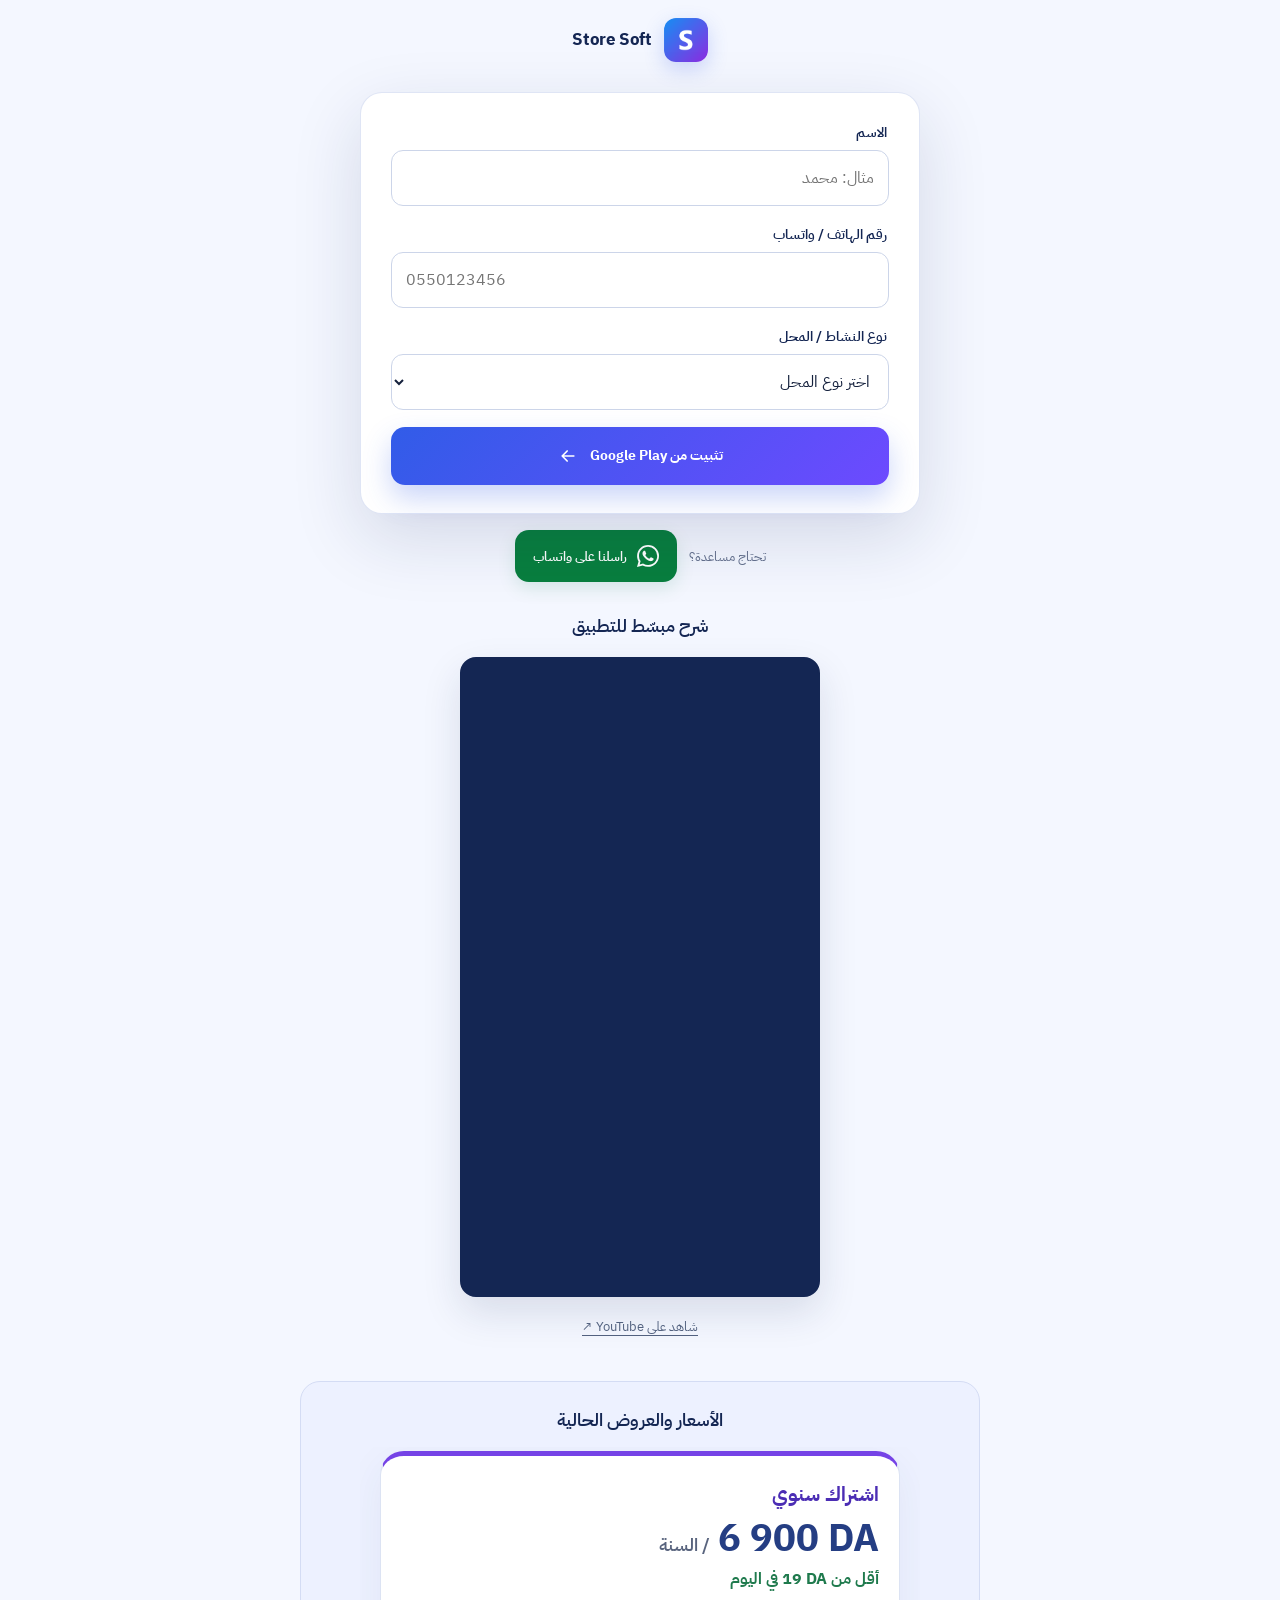
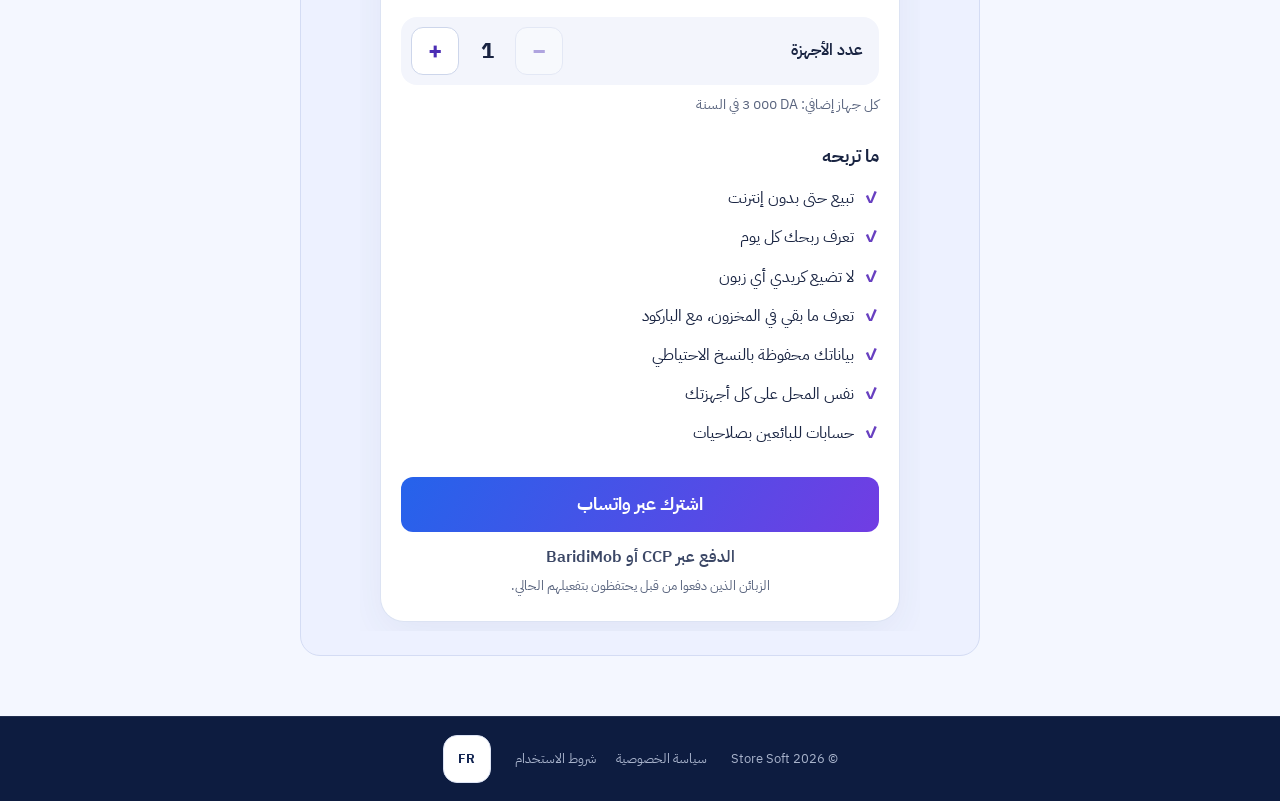
<file: storesoft/android/index.html>
<!doctype html>
<html lang="ar" dir="rtl">
<head>
  <meta charset="utf-8" />
  <meta name="viewport" content="width=device-width, initial-scale=1" />
  <meta name="robots" content="noindex,follow" />
  <link rel="canonical" href="https://yousoft.site/storesoft/v1/android/" />
  <title>Store Soft — Android</title>
</head>
<body>
  <main><h1>Store Soft</h1><p><a id="androidRedirect" href="../v1/android/">فتح الصفحة / Ouvrir la page</a></p></main>
  <script src="script.js?v=20261012-v1"></script>
</body>
</html>
</file>
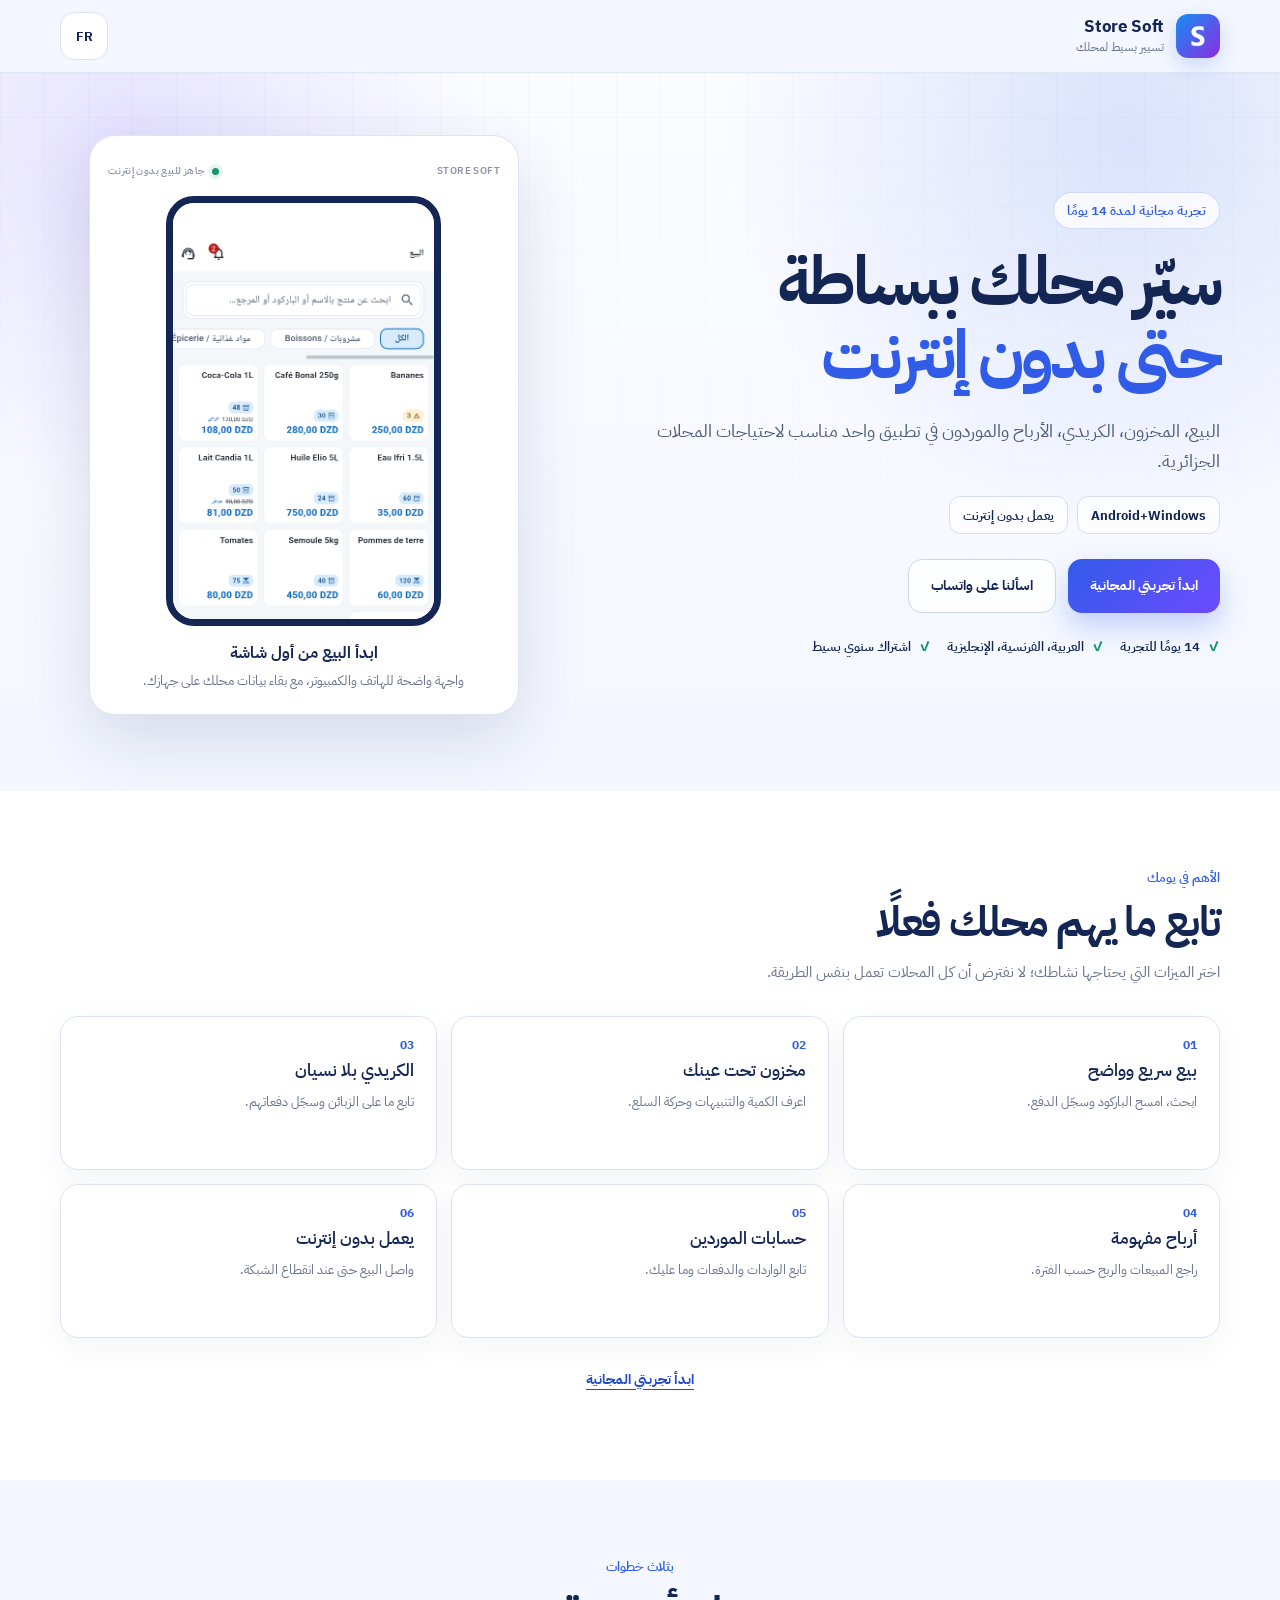
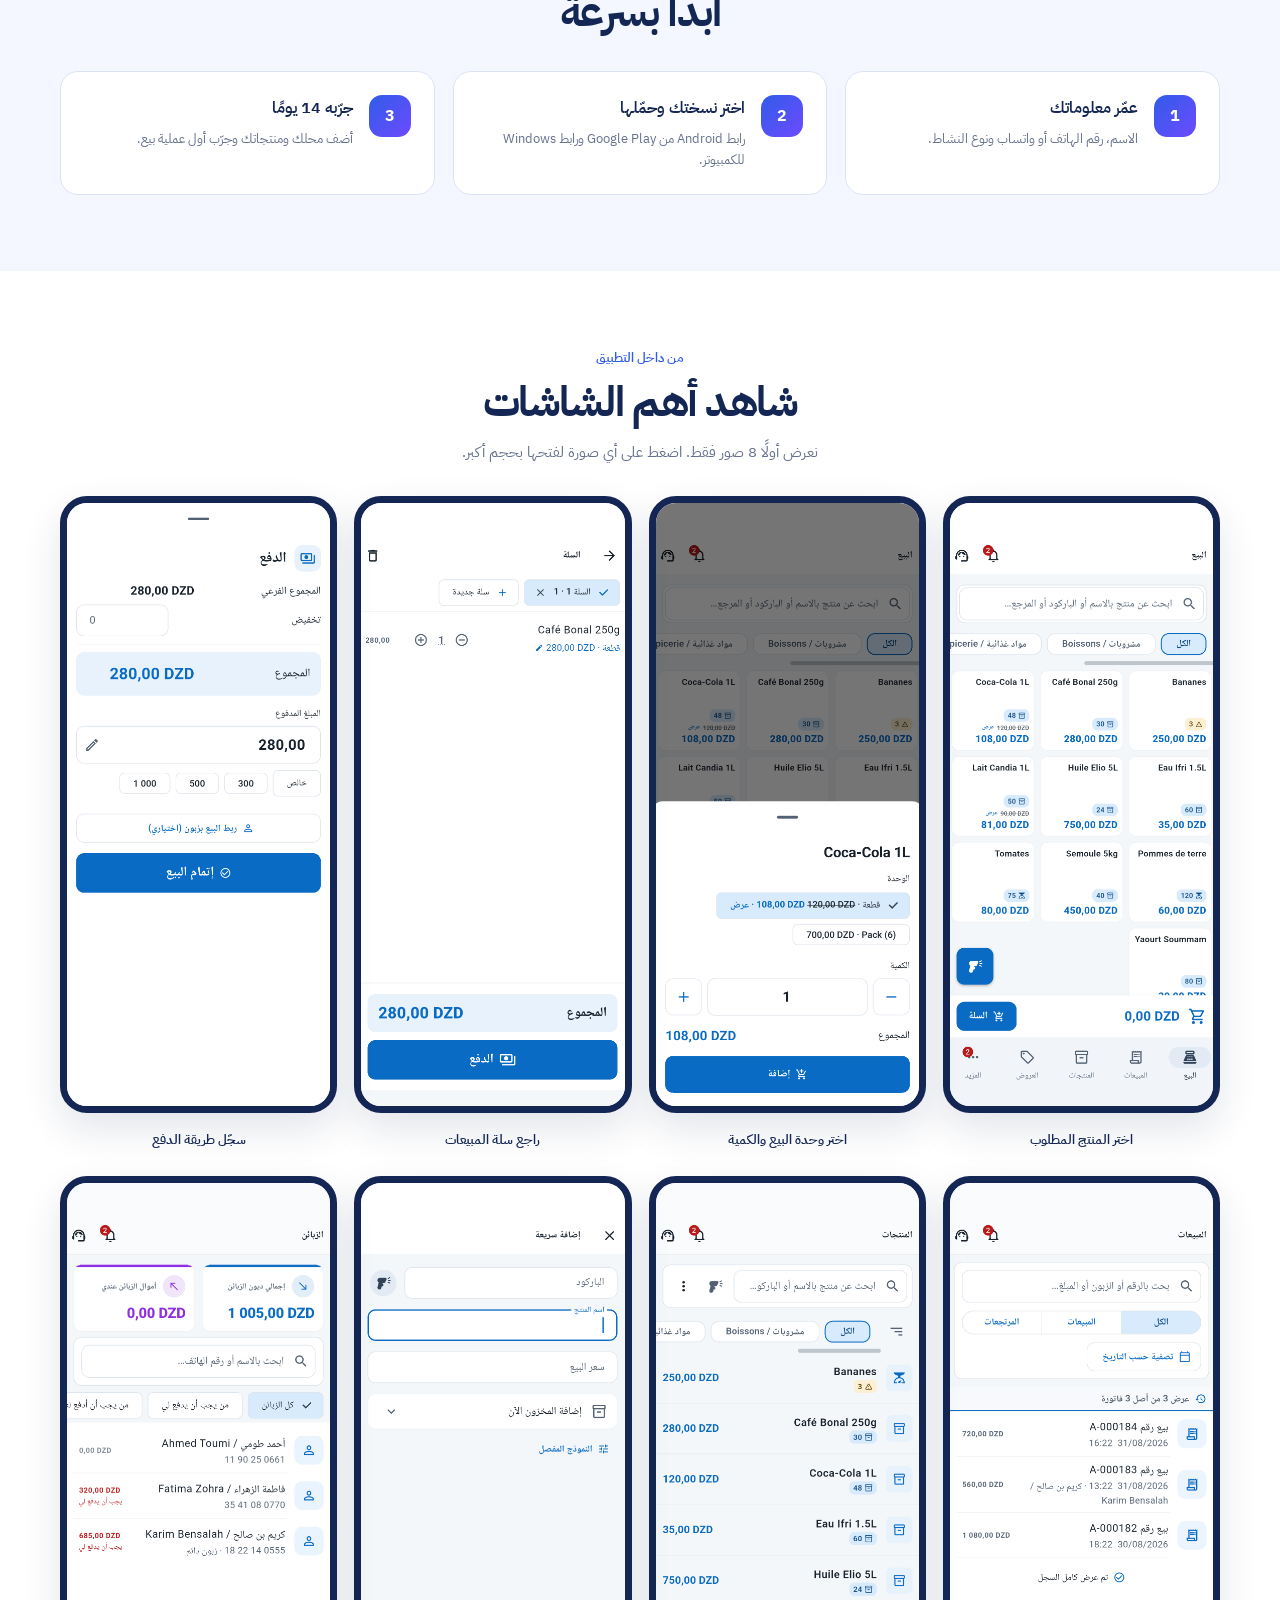
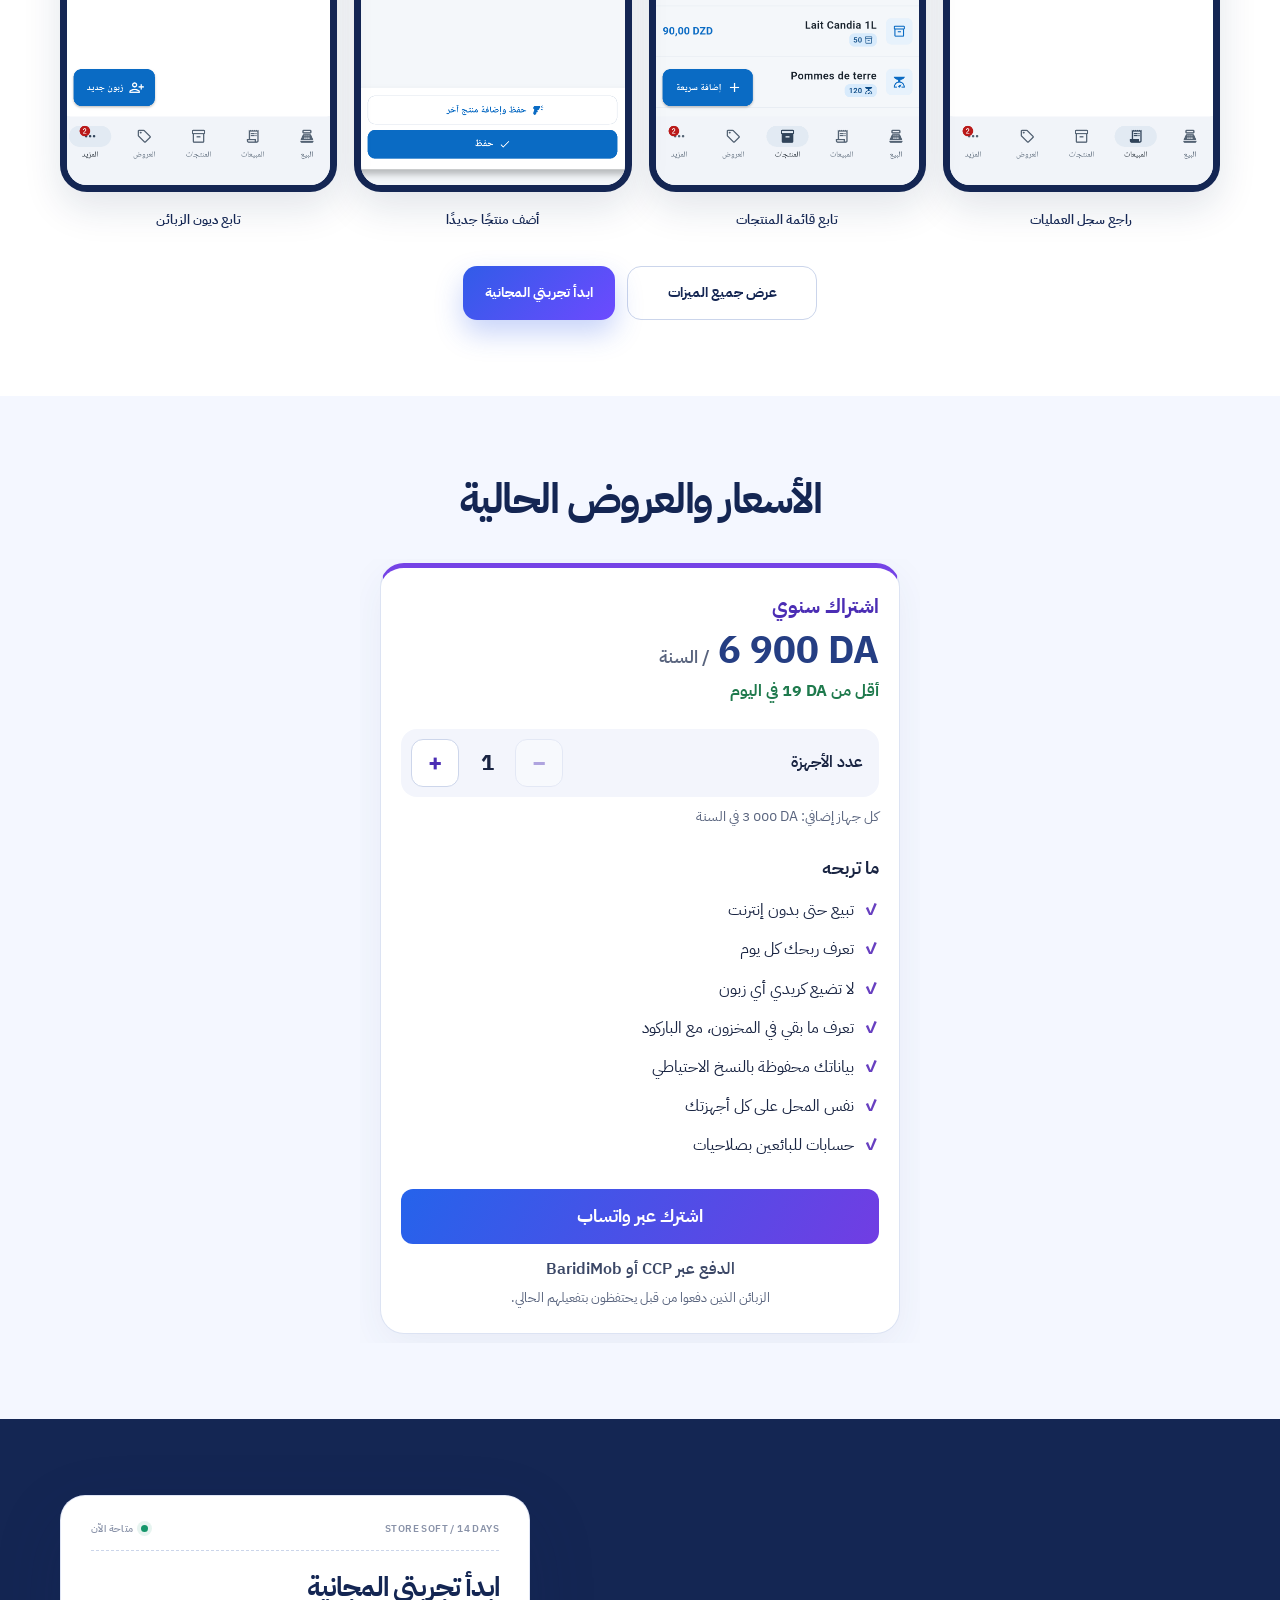
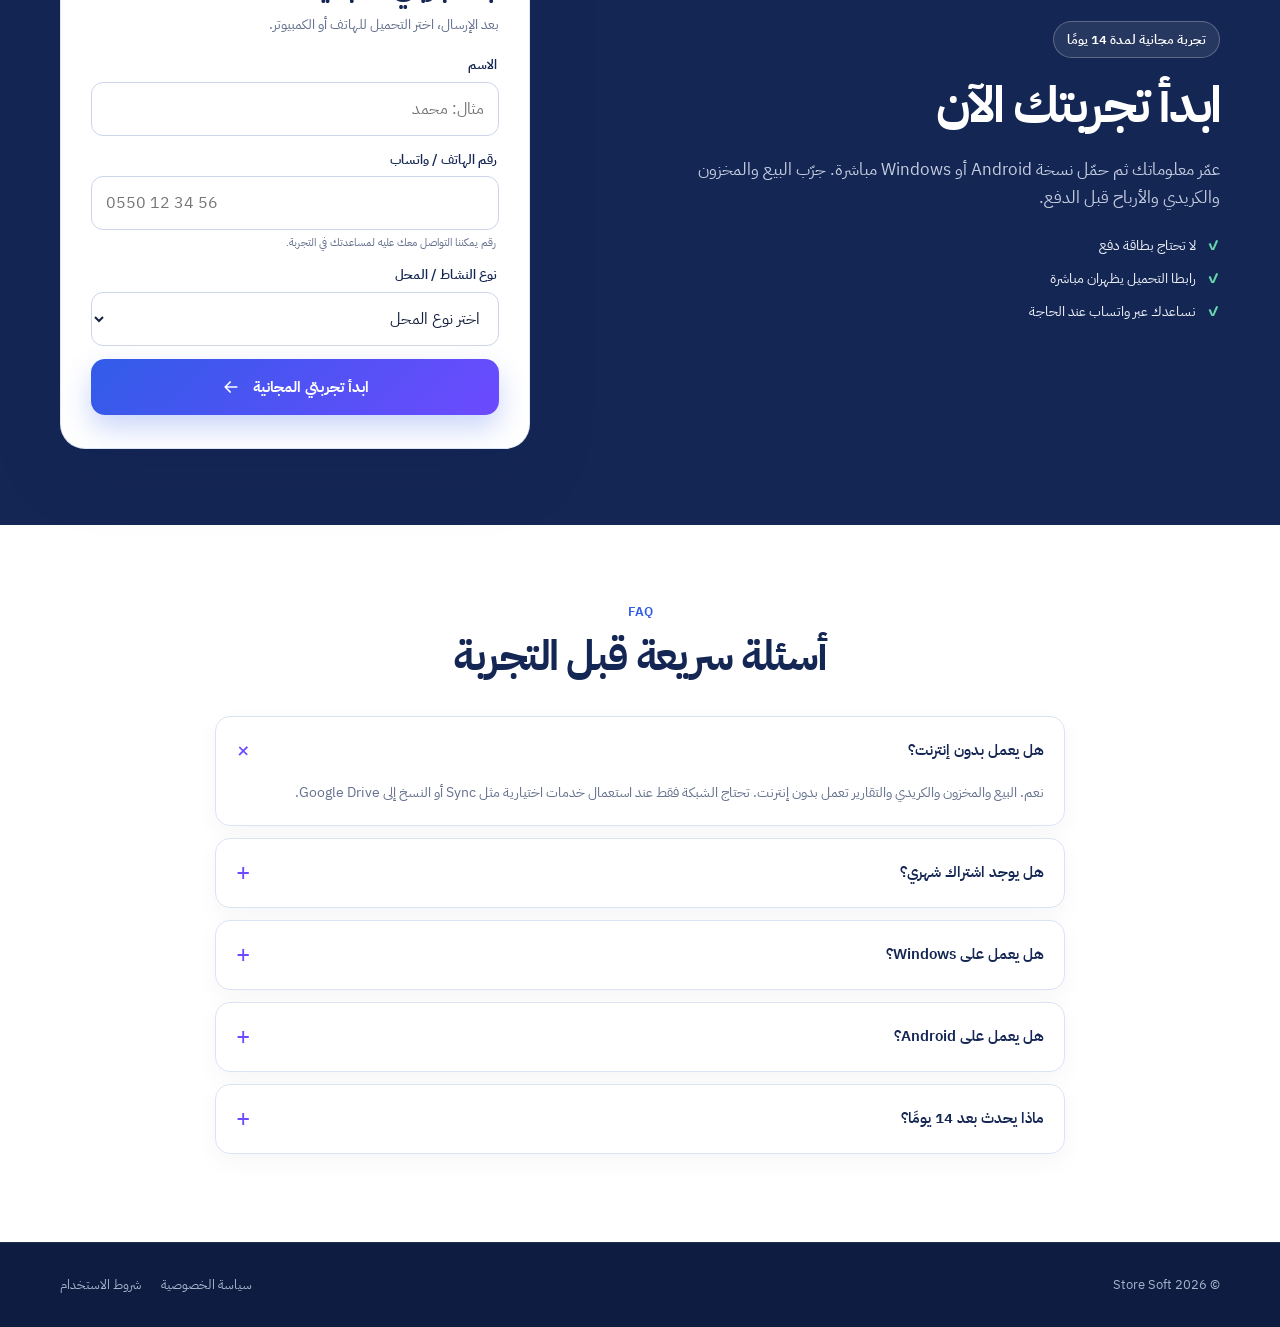
<file: storesoft/download/index.html>
<!doctype html>
<html lang="ar" dir="rtl">
<head>
  <meta charset="utf-8" />
  <meta name="viewport" content="width=device-width, initial-scale=1" />
  <title>Store Soft — تجربة مجانية لمدة 14 يومًا</title>
  <meta name="description" content="سيّر البيع والمخزون والكريدي والأرباح والموردين على Android وWindows. Store Soft يعمل بدون إنترنت ومصمم للمحلات الجزائرية." />
  <link rel="canonical" href="https://yousoft.site/storesoft/download/" />
  <link rel="icon" type="image/png" href="../../assets/icon.png" />
  <meta property="og:type" content="website" />
  <meta property="og:title" content="Store Soft — تجربة مجانية لمدة 14 يومًا" />
  <meta property="og:description" content="البيع والمخزون والكريدي والأرباح والموردون. Android + Windows ويعمل بدون إنترنت." />
  <meta property="og:image" content="https://yousoft.site/assets/icon.png" />
  <meta property="og:url" content="https://yousoft.site/storesoft/download/" />
  <script>
  !function(f,b,e,v,n,t,s)
  {if(f.fbq)return;n=f.fbq=function(){n.callMethod?
  n.callMethod.apply(n,arguments):n.queue.push(arguments)};
  if(!f._fbq)f._fbq=n;n.push=n;n.loaded=!0;n.version='2.0';
  n.queue=[];t=b.createElement(e);t.async=!0;
  t.src=v;s=b.getElementsByTagName(e)[0];
  s.parentNode.insertBefore(t,s)}(window,document,'script',
  'https://connect.facebook.net/en_US/fbevents.js');
  fbq('init','2176257146284643');
  fbq('track','PageView');
  </script>
  <link rel="stylesheet" href="/assets/fonts/plex.css?v=20261101" />
  <link rel="stylesheet" href="styles.css?v=20261023-prices" />
</head>
<body>
  <noscript><img height="1" width="1" style="display:none" alt=""
    src="https://www.facebook.com/tr?id=2176257146284643&amp;ev=PageView&amp;noscript=1" /></noscript>

  <header class="topbar">
    <div class="shell topbar__inner">
      <a class="brand" href="./" aria-label="Store Soft">
        <img src="../../assets/icon.png" alt="" width="44" height="44" />
        <span><b>Store Soft</b><small data-copy="brandTagline">تسيير بسيط لمحلك</small></span>
      </a>
      <button class="language-switch" id="languageSwitch" type="button" aria-label="Afficher en français">FR</button>
    </div>
  </header>

  <main>
    <section class="hero" aria-labelledby="heroTitle">
      <div class="shell hero__grid">
        <div class="hero__copy">
          <p class="eyebrow" data-copy="eyebrow">تجربة مجانية لمدة 14 يومًا</p>
          <h1 id="heroTitle" data-copy="title">سيّر محلك ببساطة<br /><span>حتى بدون إنترنت</span></h1>
          <p class="intro" data-copy="intro">البيع، المخزون، الكريدي، الأرباح والموردون في تطبيق واحد مناسب لاحتياجات المحلات الجزائرية.</p>
          <div class="platform-badges" aria-label="المنصات والمزايا الأساسية" data-copy-aria-label="platformsLabel">
            <span dir="ltr"><b>Android</b> + <b>Windows</b></span>
            <span data-copy="offlineShort">يعمل بدون إنترنت</span>
          </div>
          <div class="hero__actions">
            <a class="primary-cta js-trial-cta" id="heroCta" href="#free-trial" data-cta-location="hero" data-copy="primaryCta">ابدأ تجربتي المجانية</a>
            <a class="secondary-cta js-whatsapp" href="https://wa.me/213654338649" target="_blank" rel="noopener" data-copy="whatsappCta">اسألنا على واتساب</a>
          </div>
          <ul class="hero__proof" aria-label="معلومات سريعة عن Store Soft">
            <li data-copy="trialShort">14 يومًا للتجربة</li>
            <li data-copy="languagesShort">العربية، الفرنسية، الإنجليزية</li>
            <li data-copy="priceShort">اشتراك سنوي بسيط</li>
          </ul>
        </div>

        <aside class="hero-preview" aria-label="صورة حقيقية من Store Soft" data-copy-aria-label="heroPreviewLabel">
          <div class="hero-preview__top">
            <span>STORE SOFT</span>
            <span class="live-dot"><i></i><span data-copy="readyOffline">جاهز للبيع بدون إنترنت</span></span>
          </div>
          <div class="hero-preview__body">
            <img src="assets/features/01-pos/01-catalog-ar.png" width="1080" height="2400" alt="شاشة البيع في Store Soft" data-copy-alt="heroImageAlt" fetchpriority="high" decoding="async" />
          </div>
          <div class="hero-preview__caption">
            <b data-copy="heroPreviewTitle">ابدأ البيع من أول شاشة</b>
            <span data-copy="heroPreviewText">واجهة واضحة للهاتف والكمبيوتر، مع بقاء بيانات محلك على جهازك.</span>
          </div>
        </aside>
      </div>
    </section>

    <section class="benefits" aria-labelledby="benefitsTitle">
      <div class="shell">
        <div class="section-heading">
          <p data-copy="benefitsEyebrow">الأهم في يومك</p>
          <h2 id="benefitsTitle" data-copy="benefitsTitle">تابع ما يهم محلك فعلًا</h2>
          <span data-copy="benefitsIntro">اختر الميزات التي يحتاجها نشاطك؛ لا نفترض أن كل المحلات تعمل بنفس الطريقة.</span>
        </div>
        <ul class="benefit-grid">
          <li><span>01</span><b data-copy="benefitSales">بيع سريع وواضح</b><small data-copy="benefitSalesText">ابحث، امسح الباركود وسجّل الدفع.</small></li>
          <li><span>02</span><b data-copy="benefitStock">مخزون تحت عينك</b><small data-copy="benefitStockText">اعرف الكمية والتنبيهات وحركة السلع.</small></li>
          <li><span>03</span><b data-copy="benefitDebts">الكريدي بلا نسيان</b><small data-copy="benefitDebtsText">تابع ما على الزبائن وسجّل دفعاتهم.</small></li>
          <li><span>04</span><b data-copy="benefitProfit">أرباح مفهومة</b><small data-copy="benefitProfitText">راجع المبيعات والربح حسب الفترة.</small></li>
          <li><span>05</span><b data-copy="benefitSuppliers">حسابات الموردين</b><small data-copy="benefitSuppliersText">تابع الواردات والدفعات وما عليك.</small></li>
          <li><span>06</span><b data-copy="benefitOffline">يعمل بدون إنترنت</b><small data-copy="benefitOfflineText">واصل البيع حتى عند انقطاع الشبكة.</small></li>
        </ul>
        <div class="section-action"><a class="text-cta js-trial-cta" href="#free-trial" data-cta-location="benefits" data-copy="primaryCta">ابدأ تجربتي المجانية</a></div>
      </div>
    </section>

    <section class="how-it-works" aria-labelledby="howTitle">
      <div class="shell">
        <div class="section-heading section-heading--center">
          <p data-copy="howEyebrow">بثلاث خطوات</p>
          <h2 id="howTitle" data-copy="howTitle">ابدأ بسرعة</h2>
        </div>
        <ol class="steps">
          <li><span>1</span><div><b data-copy="stepOneTitle">عمّر معلوماتك</b><p data-copy="stepOneText">الاسم، رقم الهاتف أو واتساب ونوع النشاط.</p></div></li>
          <li><span>2</span><div><b data-copy="stepTwoTitle">اختر نسختك وحمّلها</b><p data-copy="stepTwoText">رابط Android من Google Play ورابط Windows للكمبيوتر.</p></div></li>
          <li><span>3</span><div><b data-copy="stepThreeTitle">جرّبه 14 يومًا</b><p data-copy="stepThreeText">أضف محلك ومنتجاتك وجرّب أول عملية بيع.</p></div></li>
        </ol>
      </div>
    </section>

    <section class="product-proof" id="product-proof" aria-labelledby="proofTitle">
      <div class="shell">
        <div class="section-heading section-heading--center">
          <p data-copy="proofEyebrow">من داخل التطبيق</p>
          <h2 id="proofTitle" data-copy="proofTitle">شاهد أهم الشاشات</h2>
          <span data-copy="proofHint">نعرض أولًا 8 صور فقط. اضغط على أي صورة لفتحها بحجم أكبر.</span>
        </div>
        <div class="screenshots" id="screenshots" role="region" aria-label="صور ميزات Store Soft" data-copy-aria-label="proofGalleryLabel"></div>
        <div class="gallery-actions">
          <button class="secondary-cta gallery-toggle" id="galleryToggle" type="button" aria-expanded="false" data-copy="showAllFeatures">عرض جميع الميزات</button>
          <a class="primary-cta js-trial-cta" href="#free-trial" data-cta-location="screenshots" data-copy="primaryCta">ابدأ تجربتي المجانية</a>
        </div>
      </div>
    </section>

    <section class="pricing-section" id="pricing" aria-labelledby="pricingTitle"><div class="shell"><div class="section-heading section-heading--center">
      <h2 id="pricingTitle" data-copy="pricingTitle">الأسعار والعروض الحالية</h2>
    </div>
      <iframe class="pricing-frame" data-pricing-frame src="/pricing/?lang=ar&amp;embed=1" title="Store Soft — الأسعار · Tarifs"></iframe>
    </div></section>

    <section class="trial-section" id="free-trial" aria-labelledby="formTitle">
      <div class="shell trial-layout">
        <div class="trial-copy">
          <p class="eyebrow eyebrow--dark" data-copy="trialEyebrow">تجربة مجانية لمدة 14 يومًا</p>
          <h2 data-copy="trialTitle">ابدأ تجربتك الآن</h2>
          <p data-copy="trialIntro">عمّر معلوماتك ثم حمّل نسخة Android أو Windows مباشرة. جرّب البيع والمخزون والكريدي والأرباح قبل الدفع.</p>
          <ul><li data-copy="trialPointOne">لا تحتاج بطاقة دفع</li><li data-copy="trialPointTwo">رابطا التحميل يظهران مباشرة</li><li data-copy="trialPointThree">نساعدك عبر واتساب عند الحاجة</li></ul>
        </div>

        <aside class="receipt" id="download-form" aria-labelledby="formTitle">
          <div class="receipt__top"><span>STORE SOFT / 14 DAYS</span><span class="receipt__status"><i></i><span data-copy="available">متاحة الآن</span></span></div>
          <div id="formView">
            <h2 id="formTitle" data-copy="formTitle">ابدأ تجربتي المجانية</h2>
            <p class="form-intro" data-copy="formIntro">بعد الإرسال، اختر التحميل للهاتف أو الكمبيوتر.</p>
            <form id="leadForm" novalidate>
              <div class="field"><label for="name" data-copy="nameLabel">الاسم</label><input id="name" name="name" type="text" autocomplete="name" minlength="2" maxlength="80" required placeholder="مثال: محمد" data-copy-placeholder="namePlaceholder" /><p class="field-error" id="nameError"></p></div>
              <div class="field"><label for="phone" data-copy="phoneLabel">رقم الهاتف / واتساب</label><input id="phone" name="phone" type="tel" inputmode="tel" autocomplete="tel" maxlength="24" required placeholder="0550 12 34 56" data-copy-placeholder="phonePlaceholder" dir="ltr" aria-describedby="phoneHint phoneError" /><p class="field-hint" id="phoneHint" data-copy="phoneHint">رقم يمكننا التواصل معك عليه لمساعدتك في التجربة.</p><p class="field-error" id="phoneError"></p></div>
              <div class="field">
                <label for="shopType" data-copy="shopLabel">نوع النشاط / المحل</label>
                <select id="shopType" name="shop_type" required>
                  <option value="" data-copy="shopPlaceholder">اختر نوع المحل</option><option value="grocery" data-copy="shopGrocery">مواد غذائية / سوبرات</option><option value="clothing" data-copy="shopClothing">ملابس وأحذية</option><option value="cosmetics" data-copy="shopCosmetics">مواد تجميل</option><option value="spare_parts" data-copy="shopParts">قطع غيار</option><option value="repair_shop" data-copy="shopRepair">محل تصليح</option><option value="other" data-copy="shopOther">نشاط آخر</option>
                </select><p class="field-error" id="shopTypeError"></p>
              </div>
              <div class="trap" hidden aria-hidden="true"><label for="website">Website</label><input id="website" name="website" type="text" tabindex="-1" autocomplete="off" /></div>
              <p class="submit-error" id="submitError" role="alert" aria-live="polite"></p>
              <button class="submit-button" id="submitButton" type="submit"><span data-copy="submit">ابدأ تجربتي المجانية</span><svg viewBox="0 0 24 24" aria-hidden="true"><path d="M5 12h14M13 6l6 6-6 6" /></svg></button>
            </form>
          </div>
          <div class="success" id="successView" hidden tabindex="-1">
            <span class="success__icon" aria-hidden="true">✓</span>
            <h2 data-copy="successTitle">تم استلام طلبك</h2>
            <p data-copy="successText">اختر نسختك وابدأ التجربة. يمكنك تحميل النسختين دون إعادة ملء المعلومات.</p>
            <div class="download-options">
              <a class="secondary-cta download-option" id="downloadAndroid" data-download-platform="android" target="_blank" rel="noopener noreferrer"><span data-copy="downloadAndroid">تحميل Android</span><small class="download-recommendation" data-copy="recommendedDevice" hidden>مناسب لجهازك الحالي</small></a>
              <a class="secondary-cta download-option" id="downloadWindows" data-download-platform="windows" href="https://github.com/dzstoredzd/dz-store-releases/releases/latest" target="_blank" rel="noopener noreferrer"><span data-copy="downloadWindows">تحميل Windows</span><small class="download-recommendation" data-copy="recommendedDevice" hidden>مناسب لجهازك الحالي</small></a>
            </div>
          </div>
        </aside>
      </div>
    </section>

    <section class="faq-section" id="faq" aria-labelledby="faqTitle">
      <div class="shell">
        <div class="section-heading section-heading--center"><p>FAQ</p><h2 id="faqTitle" data-copy="faqTitle">أسئلة سريعة قبل التجربة</h2></div>
        <div class="faq-list">
          <details open><summary data-copy="faqOfflineQ">هل يعمل بدون إنترنت؟</summary><p data-copy="faqOfflineA">نعم. البيع والمخزون والكريدي والتقارير تعمل بدون إنترنت. تحتاج الشبكة فقط عند استعمال خدمات اختيارية مثل Sync أو النسخ إلى Google Drive.</p></details>
          <details><summary data-copy="faqSubscriptionQ">هل يوجد اشتراك شهري؟</summary><p data-copy="faqSubscriptionA">لا. الاشتراك سنوي، تدفعه مرة في السنة. السعر والتفاصيل في قسم الأسعار أعلاه.</p></details>
          <details><summary data-copy="faqWindowsQ">هل يعمل على Windows؟</summary><p data-copy="faqWindowsA">نعم، يعمل على أجهزة Windows. يظهر رابط التثبيت مباشرة بعد إرسال معلوماتك.</p></details>
          <details><summary data-copy="faqAndroidQ">هل يعمل على Android؟</summary><p data-copy="faqAndroidA">نعم، يعمل على هواتف وأجهزة Android اللوحية عبر Google Play.</p></details>
          <details><summary data-copy="faqAfterTrialQ">ماذا يحدث بعد 14 يومًا؟</summary><p data-copy="faqAfterTrialA">تنتهي التجربة المجانية. تواصل معنا للتفعيل واطّلع على العروض الحالية في صفحة الأسعار.</p></details>
        </div>
      </div>
    </section>
  </main>

  <footer><div class="shell footer__inner"><span>© <span id="year"></span> Store Soft</span><div><a href="../../privacy.html" data-copy="privacyLink">سياسة الخصوصية</a><a href="../../terms.html" data-copy="terms">شروط الاستخدام</a></div></div></footer>
  <a class="mobile-trial-cta js-trial-cta" id="mobileTrialCta" href="#free-trial" data-cta-location="mobile_sticky" data-copy="primaryCta">ابدأ تجربتي المجانية</a>

  <dialog class="lightbox" id="lightbox" aria-labelledby="lightboxCaption">
    <div class="lightbox__panel">
      <button class="lightbox__close" id="lightboxClose" type="button" aria-label="إغلاق الصورة" data-copy-aria-label="closeImage">×</button>
      <button class="lightbox__nav lightbox__nav--prev" id="lightboxPrev" type="button" aria-label="الصورة السابقة" data-copy-aria-label="previousImage">‹</button>
      <figure><img id="lightboxImage" alt="" /><figcaption id="lightboxCaption"></figcaption></figure>
      <button class="lightbox__nav lightbox__nav--next" id="lightboxNext" type="button" aria-label="الصورة التالية" data-copy-aria-label="nextImage">›</button>
    </div>
  </dialog>
  <script src="tracking.js?v=20260905"></script>
  <script src="windows-download.js?v=20261007"></script>
  <script src="script.js?v=20261028-meta-match"></script>
</body>
</html>
</file>
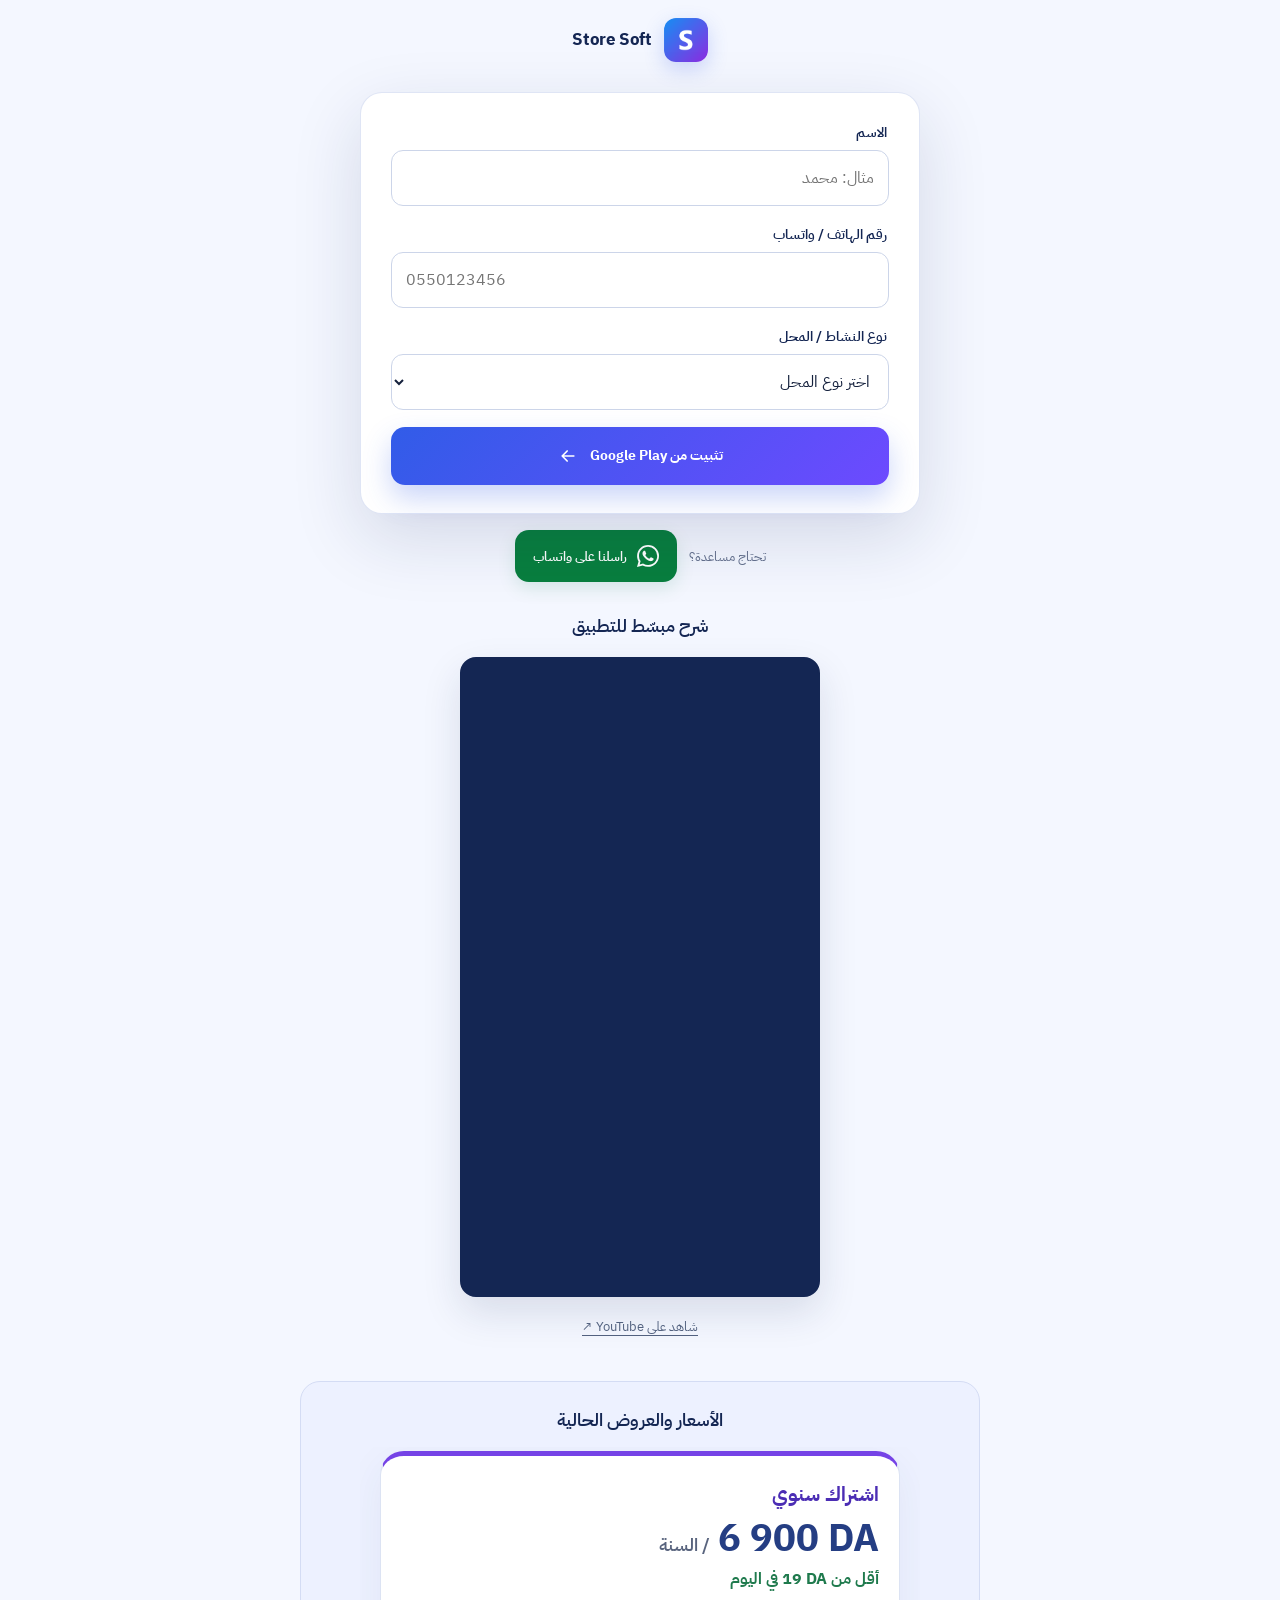
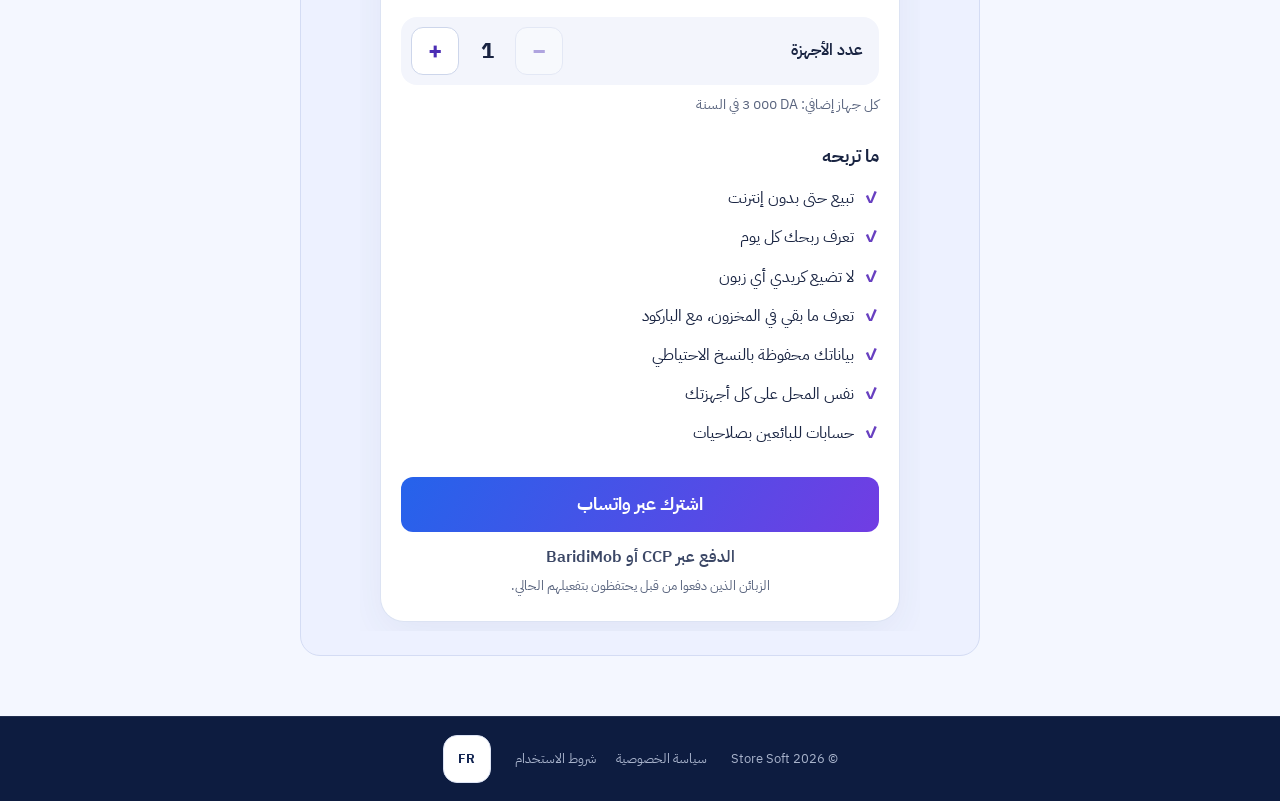
<file: storesoft/v1/android/index.html>
<!doctype html>
<html lang="ar" dir="rtl">
<head>
  <meta charset="utf-8" />
  <meta name="viewport" content="width=device-width, initial-scale=1" />
  <title>Store Soft — تطبيق تسيير المحلات على Android</title>
  <meta name="description" content="جرّب Store Soft على هاتف Android. سيّر البيع والمخزون والكريدي بدون إنترنت. شاهد الفيديو، أدخل معلوماتك ثم ثبّت التطبيق من Google Play." />
  <link rel="canonical" href="https://yousoft.site/storesoft/v1/android/" />
  <link rel="icon" type="image/png" href="../../../assets/icon.png" />
  <meta property="og:type" content="website" />
  <meta property="og:title" content="Store Soft — محلك معك في هاتفك" />
  <meta property="og:description" content="البيع، المخزون والكريدي بدون إنترنت. جرّب Store Soft على Android عبر Google Play." />
  <meta property="og:image" content="https://yousoft.site/assets/icon.png" />
  <meta property="og:url" content="https://yousoft.site/storesoft/v1/android/" />
  <link rel="stylesheet" href="/assets/fonts/plex.css?v=20261101" />
  <link rel="stylesheet" href="../../download/styles.css?v=20261023-prices" />
  <link rel="stylesheet" href="styles.css?v=20261023-prices" />
  <script>
    !function(f,b,e,v,n,t,s){if(f.fbq)return;n=f.fbq=function(){n.callMethod?
    n.callMethod.apply(n,arguments):n.queue.push(arguments)};if(!f._fbq)f._fbq=n;
    n.push=n;n.loaded=!0;n.version='2.0';n.queue=[];t=b.createElement(e);t.async=!0;
    t.src=v;s=b.getElementsByTagName(e)[0];s.parentNode.insertBefore(t,s)}
    (window,document,'script','https://connect.facebook.net/en_US/fbevents.js');
    fbq('init','2176257146284643');fbq('track','PageView');
  </script>
</head>
<body class="android-page">
  <header class="android-brand shell">
    <a class="brand" href="./" aria-label="Store Soft">
      <img src="../../../assets/icon.png" alt="" width="44" height="44" />
      <b dir="ltr">Store Soft</b>
    </a>
  </header>
  <main class="android-main shell">
    <div class="android-flow">
      <section class="install-section" id="install" aria-labelledby="submitButton">
        <div class="receipt">
          <div id="formView">
            <form id="leadForm" novalidate>
              <div class="field"><label for="name" data-copy="nameLabel">الاسم</label><input id="name" name="name" type="text" autocomplete="name" minlength="2" maxlength="80" required placeholder="مثال: محمد" data-copy-placeholder="namePlaceholder" aria-describedby="nameError" /><p class="field-error" id="nameError"></p></div>
              <div class="field"><label for="phone" data-copy="phoneLabel">رقم الهاتف / واتساب</label><input id="phone" name="phone" type="tel" inputmode="numeric" autocomplete="tel" minlength="10" maxlength="24" pattern="0[567][0-9]{8}" required placeholder="0550123456" dir="ltr" aria-describedby="phoneError" /><p class="field-error" id="phoneError"></p></div>
              <div class="field"><label for="shopType" data-copy="shopLabel">نوع النشاط / المحل</label><select id="shopType" name="shop_type" required aria-describedby="shopTypeError"><option value="" data-copy="shopPlaceholder">اختر نوع المحل</option><option value="grocery" data-copy="shopGrocery">مواد غذائية / سوبرات</option><option value="clothing" data-copy="shopClothing">ملابس وأحذية</option><option value="cosmetics" data-copy="shopCosmetics">مواد تجميل</option><option value="spare_parts" data-copy="shopParts">قطع غيار</option><option value="repair_shop" data-copy="shopRepair">محل تصليح</option><option value="other" data-copy="shopOther">نشاط آخر</option></select><p class="field-error" id="shopTypeError"></p></div>
              <div class="trap" hidden aria-hidden="true"><label for="website">Website</label><input id="website" name="website" type="text" tabindex="-1" autocomplete="off" /></div>
              <p class="submit-error" id="submitError" role="alert" aria-live="polite"></p>
              <button class="submit-button" id="submitButton" type="submit"><span data-copy="submit">تثبيت من Google Play</span><svg viewBox="0 0 24 24" aria-hidden="true"><path d="M5 12h14M13 6l6 6-6 6" /></svg></button>
            </form>
          </div>
          <div class="success" id="successView" hidden tabindex="-1" role="status">
            <span class="success__icon" aria-hidden="true">✓</span>
            <h2 data-copy="successTitle">جاري فتح Google Play…</h2>
            <p data-copy="successText">تم حفظ معلوماتك. إذا لم يفتح المتجر، اضغط على الزر أدناه.</p>
            <a class="primary-cta" id="downloadAndroid" href="https://play.google.com/store/apps/details?id=com.yousoft.storesoft" data-copy="openPlay">فتح Google Play</a>
          </div>
        </div>
        <p class="help-line"><span data-copy="needHelp">تحتاج مساعدة؟</span> <a class="js-whatsapp whatsapp-button" href="https://wa.me/213654338649" target="_blank" rel="noopener noreferrer"><svg viewBox="0 0 24 24" aria-hidden="true" focusable="false"><path fill="currentColor" d="M20.52 3.48A11.9 11.9 0 0 0 12.05 0C5.46 0 .1 5.36 .1 11.95c0 2.1 .55 4.16 1.6 5.97L0 24l6.24-1.64a11.95 11.95 0 0 0 5.81 1.48h.01C18.64 23.84 24 18.48 24 11.89a11.87 11.87 0 0 0-3.48-8.41ZM12.05 21.82a9.9 9.9 0 0 1-5.05-1.38l-.36-.21-3.7.97.99-3.61-.24-.37a9.9 9.9 0 0 1-1.52-5.27c0-5.48 4.46-9.94 9.94-9.94a9.87 9.87 0 0 1 7.03 2.92 9.87 9.87 0 0 1 2.91 7.03c0 5.48-4.46 9.94-10 9.86Zm5.45-7.44c-.3-.15-1.77-.87-2.04-.97-.28-.1-.48-.15-.68.15-.2.3-.77.97-.94 1.17-.17.2-.35.22-.65.07-.3-.15-1.26-.46-2.4-1.48-.89-.79-1.49-1.77-1.66-2.07-.18-.3-.02-.46.13-.61.13-.13.3-.35.45-.52.15-.18.2-.3.3-.5.1-.2.05-.37-.03-.52-.07-.15-.67-1.62-.92-2.22-.24-.58-.49-.5-.67-.51h-.57c-.2 0-.52.07-.8.37-.27.3-1.04 1.02-1.04 2.49s1.07 2.89 1.22 3.09c.15.2 2.1 3.2 5.1 4.49.71.3 1.27.48 1.7.62.71.22 1.36.19 1.88.11.57-.08 1.77-.72 2.02-1.42.25-.7.25-1.3.17-1.42-.07-.13-.27-.2-.57-.35Z" /></svg><span data-copy="whatsappCta">راسلنا على واتساب</span></a></p>
        <noscript><p>يرجى تفعيل JavaScript لإرسال معلوماتك وفتح Google Play. / Activez JavaScript pour envoyer vos informations et ouvrir Google Play.</p></noscript>
      </section>
      <section class="video-section" aria-labelledby="videoTitle">
        <h2 id="videoTitle" data-copy="videoTitle">شرح مبسّط للتطبيق</h2>
        <div class="video-frame">
          <iframe src="https://www.youtube-nocookie.com/embed/80QGPOKsXXg?rel=0" title="شاهد Store Soft على Android" data-copy-title="videoFrameTitle" width="360" height="640" loading="lazy" allow="accelerometer; autoplay; clipboard-write; encrypted-media; gyroscope; picture-in-picture; web-share" referrerpolicy="strict-origin-when-cross-origin" allowfullscreen></iframe>
        </div>
        <a class="video-link" href="https://youtu.be/80QGPOKsXXg" target="_blank" rel="noopener noreferrer" data-copy="watchOnYoutube">شاهد على YouTube ↗</a>
      </section>
      <aside class="android-prices" aria-labelledby="pricesTitle">
        <h2 id="pricesTitle" data-copy="pricingTitle">الأسعار والعروض الحالية</h2>
        <iframe class="pricing-frame" data-pricing-frame src="/pricing/?lang=ar&amp;embed=1" title="Store Soft — الأسعار · Tarifs"></iframe>
      </aside>
    </div>
  </main>
  <footer><div class="shell footer__inner"><span>© <span id="year">2026</span> Store Soft</span><div><a href="../../../privacy.html" data-copy="privacyLink">سياسة الخصوصية</a><a href="../../../terms.html" data-copy="terms">شروط الاستخدام</a></div><button class="language-switch" id="languageSwitch" type="button" aria-label="Afficher en français">FR</button></div></footer>
  <script src="../../download/tracking.js?v=20260905"></script>
  <script src="script.js?v=20261028-meta-match"></script>
</body>
</html>
</file>
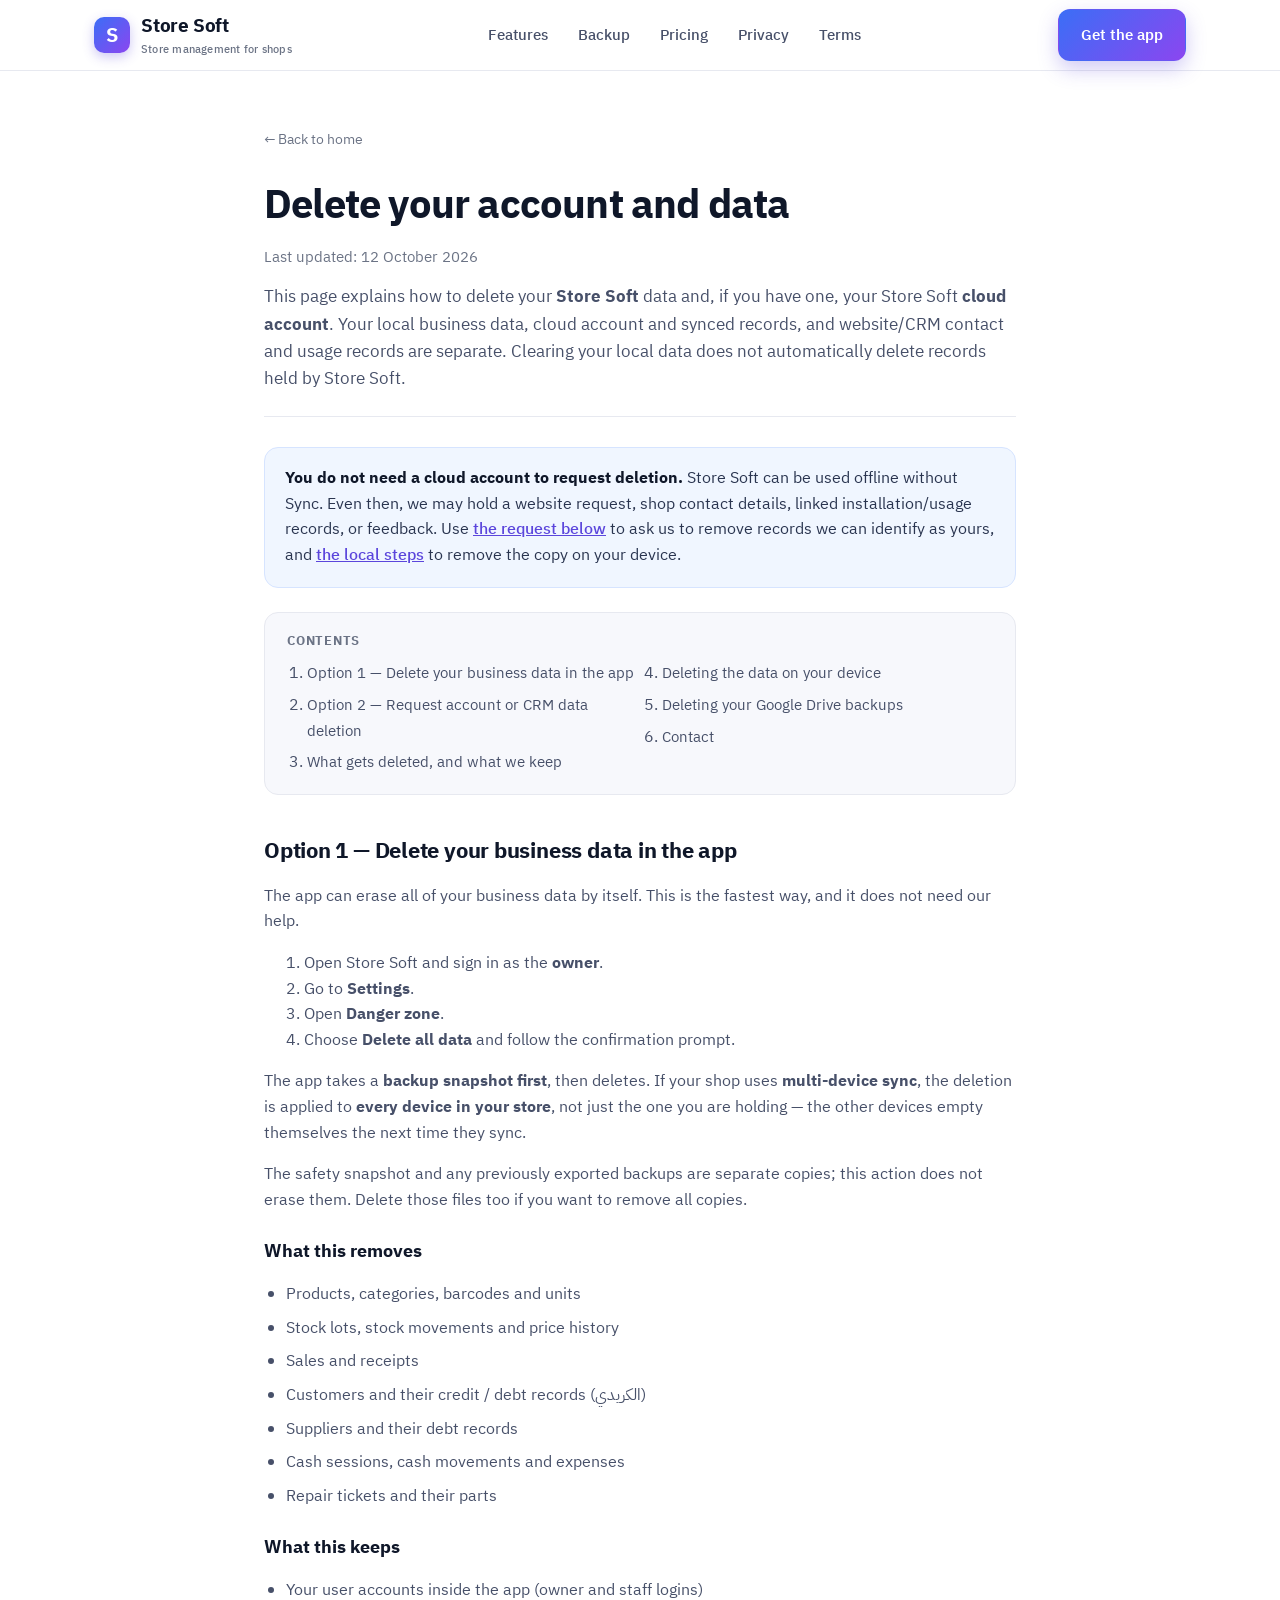
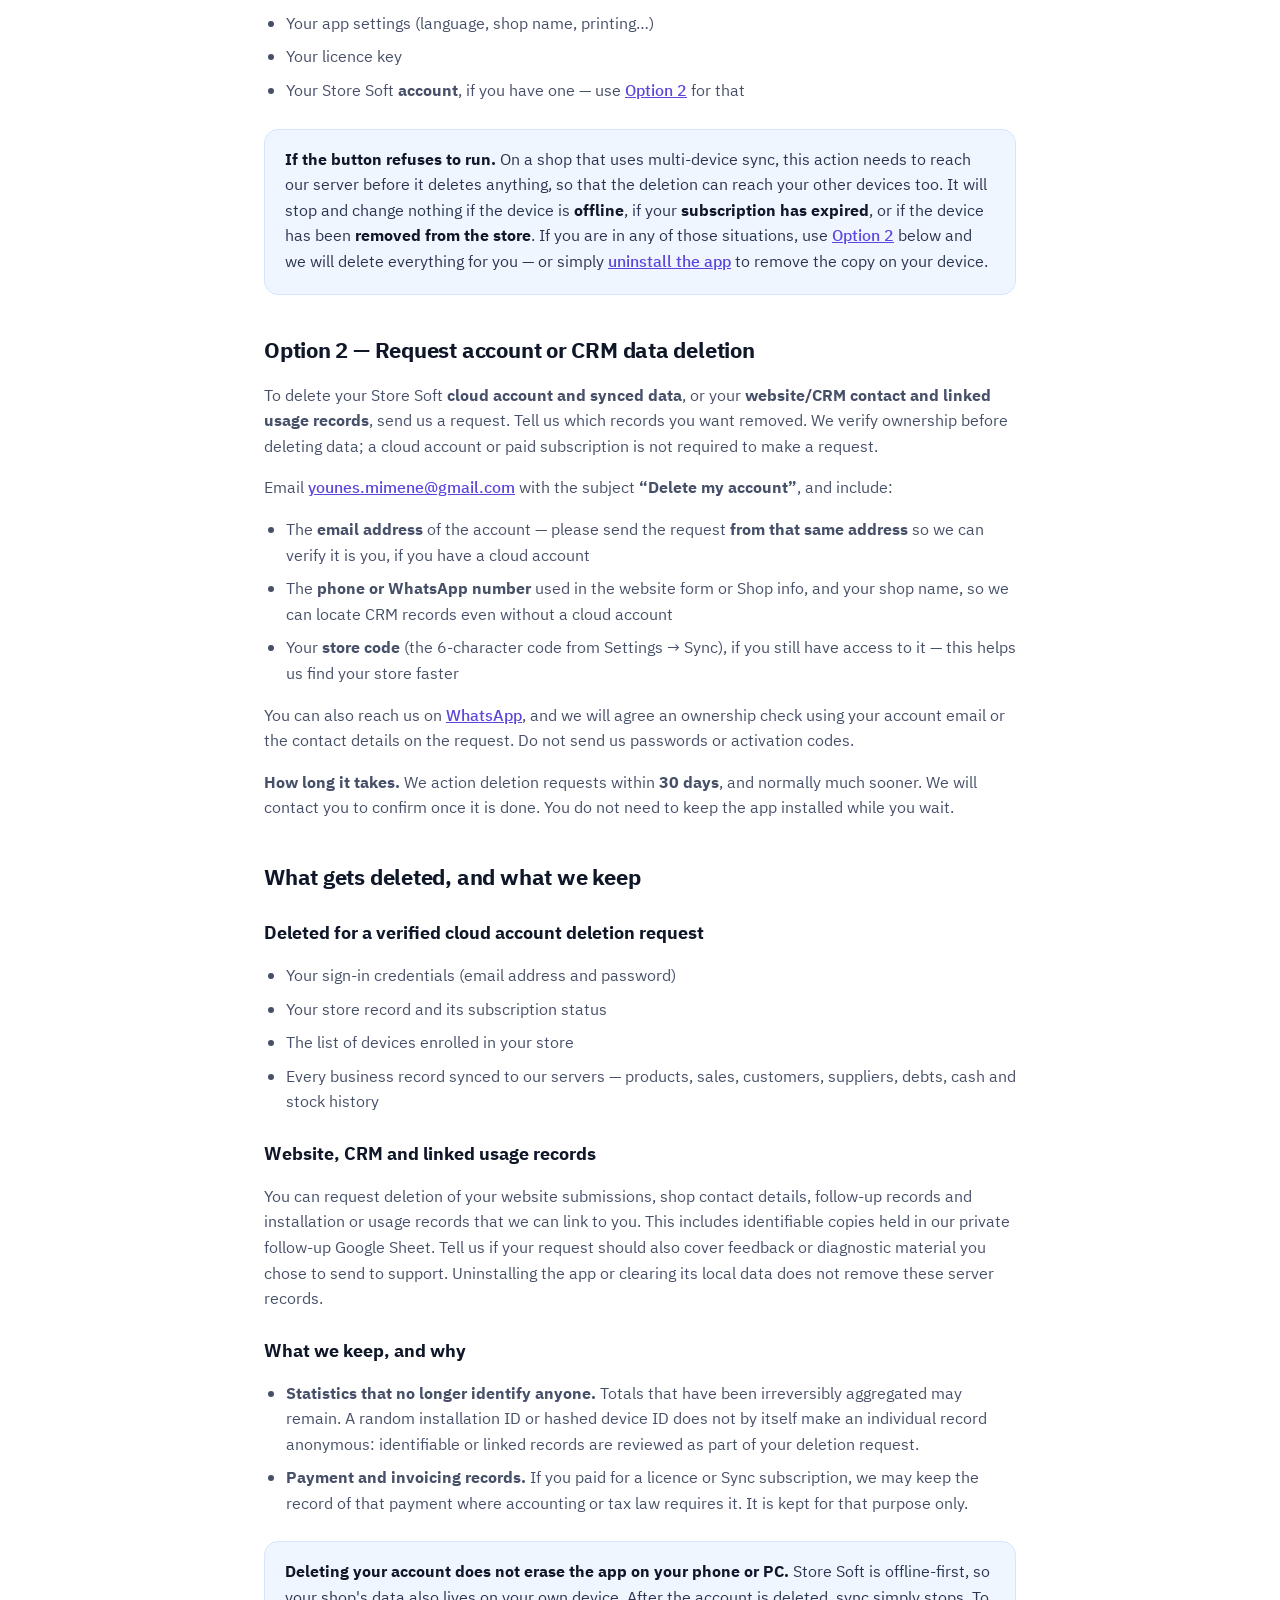
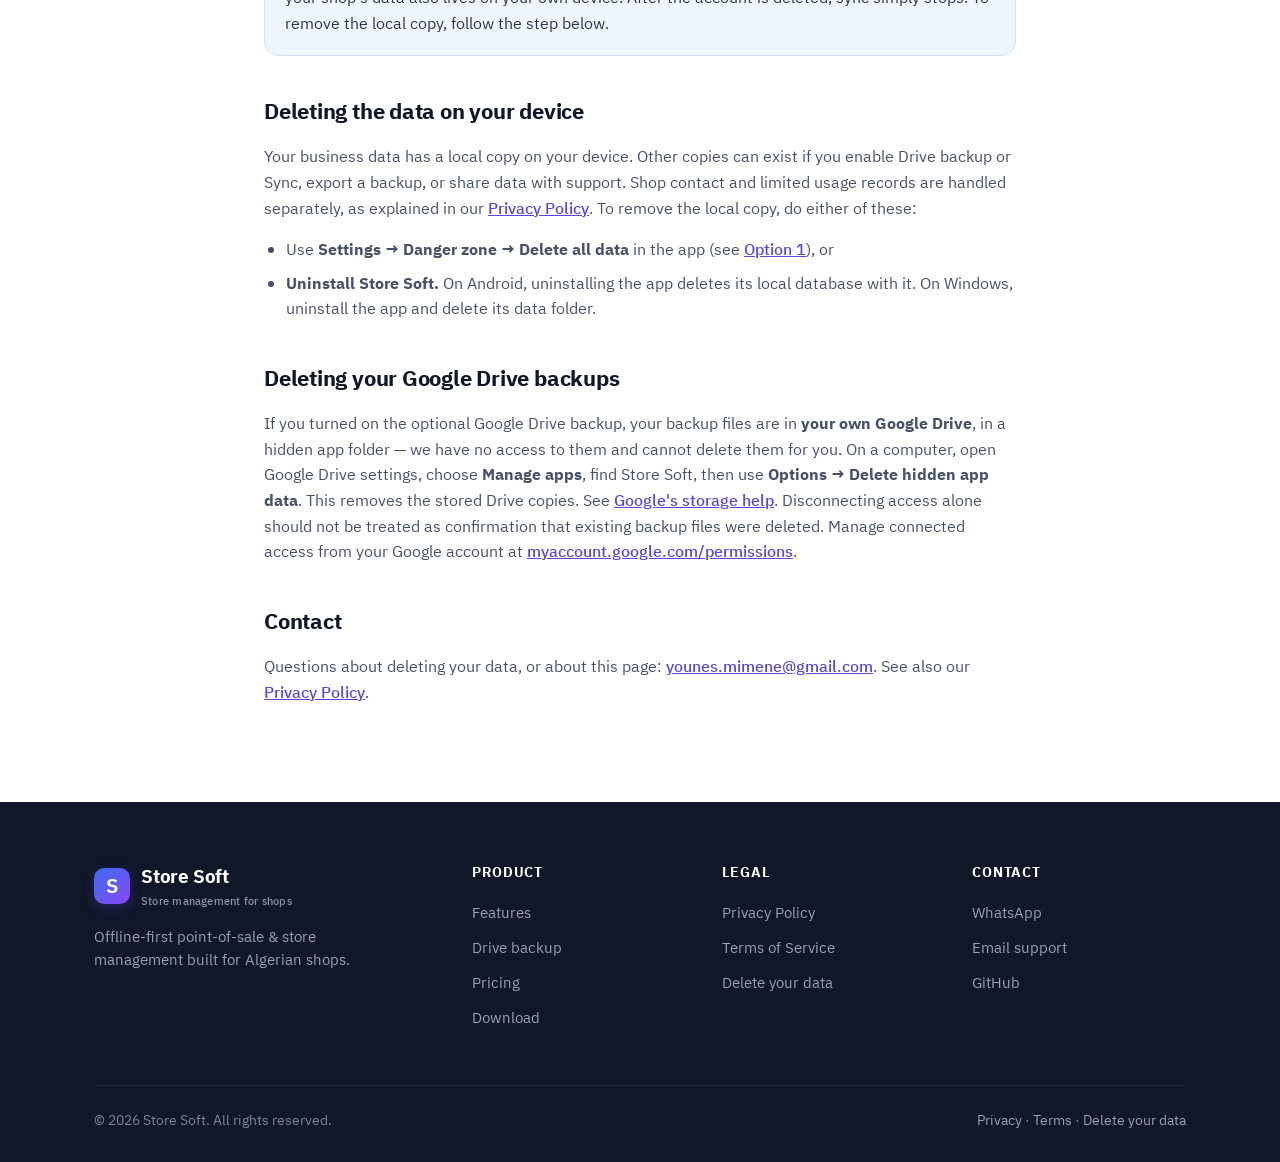
<file: delete-account.html>
<!DOCTYPE html>
<html lang="en">
<head>
  <meta charset="UTF-8" />
  <meta name="viewport" content="width=device-width, initial-scale=1.0" />
  <title>Delete your account and data — Store Soft</title>
  <meta name="description" content="How to delete your Store Soft account and your business data — in the app, or by request. What is deleted, what is kept, and how long it takes." />
  <meta name="google-site-verification" content="q4sa-fmVwGJOlf542lkuE1kLPuGHTy7R-aptzCyJ97A" />
  <link rel="icon" type="image/png" href="assets/icon.png" />
  <link rel="canonical" href="https://yousoft.site/delete-account.html" />
  <link rel="stylesheet" href="/assets/fonts/plex.css?v=20261101" />
  <link rel="stylesheet" href="styles.css?v=20261101-font" />
</head>
<body>

  <!-- HEADER -->
  <header class="site-header">
    <div class="container">
      <nav class="nav" id="nav">
        <a class="brand" href="index.html" aria-label="Store Soft home">
          <span class="mark">S</span>
          <span class="name">Store Soft<small>Store management for shops</small></span>
        </a>
        <div class="nav-links">
          <a href="index.html#features">Features</a>
          <a href="index.html#backup">Backup</a>
          <a href="index.html#pricing">Pricing</a>
          <a href="privacy.html">Privacy</a>
          <a href="terms.html">Terms</a>
        </div>
        <div class="nav-cta">
          <a class="btn btn-primary" href="index.html#download">Get the app</a>
        </div>
        <button class="nav-toggle" id="navToggle" aria-label="Open menu" aria-expanded="false">
          <span></span><span></span><span></span>
        </button>
      </nav>
    </div>
  </header>

  <!-- DOCUMENT -->
  <main class="doc">
    <div class="container doc-wrap">
      <a class="back" href="index.html">← Back to home</a>
      <h1>Delete your account and data</h1>
      <p class="updated">Last updated: 12 October 2026</p>
      <p class="intro">
        This page explains how to delete your <strong>Store Soft</strong> data and, if you
        have one, your Store Soft <strong>cloud account</strong>. Your local business data,
        cloud account and synced records, and website/CRM contact and usage records are separate.
        Clearing your local data does not automatically delete records held by Store Soft.
      </p>

      <div class="callout">
        <strong>You do not need a cloud account to request deletion.</strong> Store Soft can
        be used offline without Sync. Even then, we may hold a website request, shop contact
        details, linked installation/usage records, or feedback. Use
        <a class="inline" href="#request">the request below</a> to ask us to remove records
        we can identify as yours, and <a class="inline" href="#local">the local steps</a>
        to remove the copy on your device.
      </div>

      <div class="toc">
        <h4>Contents</h4>
        <ol>
          <li><a href="#in-app">Option 1 — Delete your business data in the app</a></li>
          <li><a href="#request">Option 2 — Request account or CRM data deletion</a></li>
          <li><a href="#what">What gets deleted, and what we keep</a></li>
          <li><a href="#local">Deleting the data on your device</a></li>
          <li><a href="#backups">Deleting your Google Drive backups</a></li>
          <li><a href="#contact">Contact</a></li>
        </ol>
      </div>

      <h2 id="in-app">Option 1 — Delete your business data in the app</h2>
      <p>
        The app can erase all of your business data by itself. This is the fastest way, and
        it does not need our help.
      </p>
      <ol>
        <li>Open Store Soft and sign in as the <strong>owner</strong>.</li>
        <li>Go to <strong>Settings</strong>.</li>
        <li>Open <strong>Danger zone</strong>.</li>
        <li>Choose <strong>Delete all data</strong> and follow the confirmation prompt.</li>
      </ol>
      <p>
        The app takes a <strong>backup snapshot first</strong>, then deletes. If your shop
        uses <strong>multi-device sync</strong>, the deletion is applied to
        <strong>every device in your store</strong>, not just the one you are holding — the
        other devices empty themselves the next time they sync.
      </p>
      <p>
        The safety snapshot and any previously exported backups are separate copies; this
        action does not erase them. Delete those files too if you want to remove all copies.
      </p>

      <h3>What this removes</h3>
      <ul>
        <li>Products, categories, barcodes and units</li>
        <li>Stock lots, stock movements and price history</li>
        <li>Sales and receipts</li>
        <li>Customers and their credit / debt records (الكريدي)</li>
        <li>Suppliers and their debt records</li>
        <li>Cash sessions, cash movements and expenses</li>
        <li>Repair tickets and their parts</li>
      </ul>

      <h3>What this keeps</h3>
      <ul>
        <li>Your user accounts inside the app (owner and staff logins)</li>
        <li>Your app settings (language, shop name, printing…)</li>
        <li>Your licence key</li>
        <li>Your Store Soft <strong>account</strong>, if you have one — use
          <a class="inline" href="#request">Option 2</a> for that</li>
      </ul>

      <div class="callout">
        <strong>If the button refuses to run.</strong> On a shop that uses multi-device sync,
        this action needs to reach our server before it deletes anything, so that the
        deletion can reach your other devices too. It will stop and change nothing if the
        device is <strong>offline</strong>, if your <strong>subscription has expired</strong>,
        or if the device has been <strong>removed from the store</strong>. If you are in any
        of those situations, use <a class="inline" href="#request">Option 2</a> below and we
        will delete everything for you — or simply
        <a class="inline" href="#local">uninstall the app</a> to remove the copy on your
        device.
      </div>

      <h2 id="request">Option 2 — Request account or CRM data deletion</h2>
      <p>
        To delete your Store Soft <strong>cloud account and synced data</strong>, or your
        <strong>website/CRM contact and linked usage records</strong>, send us a request.
        Tell us which records you want removed. We verify ownership before deleting data;
        a cloud account or paid subscription is not required to make a request.
      </p>
      <p>
        Email <a class="inline" href="mailto:younes.mimene@gmail.com?subject=Delete%20my%20account">younes.mimene@gmail.com</a>
        with the subject <strong>“Delete my account”</strong>, and include:
      </p>
      <ul>
        <li>The <strong>email address</strong> of the account — please send the request
          <strong>from that same address</strong> so we can verify it is you, if you have a cloud account</li>
        <li>The <strong>phone or WhatsApp number</strong> used in the website form or Shop info,
          and your shop name, so we can locate CRM records even without a cloud account</li>
        <li>Your <strong>store code</strong> (the 6-character code from Settings → Sync), if
          you still have access to it — this helps us find your store faster</li>
      </ul>
      <p>
        You can also reach us on
        <a class="inline" href="https://wa.me/213654338649" target="_blank" rel="noopener">WhatsApp</a>,
        and we will agree an ownership check using your account email or the contact details
        on the request. Do not send us passwords or activation codes.
      </p>
      <p>
        <strong>How long it takes.</strong> We action deletion requests within
        <strong>30 days</strong>, and normally much sooner. We will contact you to confirm once
        it is done. You do not need to keep the app installed while you wait.
      </p>

      <h2 id="what">What gets deleted, and what we keep</h2>

      <h3>Deleted for a verified cloud account deletion request</h3>
      <ul>
        <li>Your sign-in credentials (email address and password)</li>
        <li>Your store record and its subscription status</li>
        <li>The list of devices enrolled in your store</li>
        <li>Every business record synced to our servers — products, sales, customers,
          suppliers, debts, cash and stock history</li>
      </ul>

      <h3>Website, CRM and linked usage records</h3>
      <p>
        You can request deletion of your website submissions, shop contact details, follow-up
        records and installation or usage records that we can link to you. This includes
        identifiable copies held in our private follow-up Google Sheet. Tell us if your request
        should also cover feedback or diagnostic material you chose to send to support.
        Uninstalling the app or clearing its local data does not remove these server records.
      </p>

      <h3>What we keep, and why</h3>
      <ul>
        <li><strong>Statistics that no longer identify anyone.</strong> Totals that have been
          irreversibly aggregated may remain. A random installation ID or hashed device ID
          does not by itself make an individual record anonymous: identifiable or linked
          records are reviewed as part of your deletion request.</li>
        <li><strong>Payment and invoicing records.</strong> If you paid for a licence or Sync
          subscription, we may keep the record of that payment where accounting or tax law
          requires it. It is kept for that purpose only.</li>
      </ul>

      <div class="callout">
        <strong>Deleting your account does not erase the app on your phone or PC.</strong>
        Store Soft is offline-first, so your shop's data also lives on your own device. After
        the account is deleted, sync simply stops. To remove the local copy, follow the step
        below.
      </div>

      <h2 id="local">Deleting the data on your device</h2>
      <p>
        Your business data has a local copy on your device. Other copies can exist if you
        enable Drive backup or Sync, export a backup, or share data with support. Shop contact
        and limited usage records are handled separately, as explained in our
        <a class="inline" href="privacy.html#analytics">Privacy Policy</a>.
        To remove the local copy, do either of these:
      </p>
      <ul>
        <li>Use <strong>Settings → Danger zone → Delete all data</strong> in the app
          (see <a class="inline" href="#in-app">Option 1</a>), or</li>
        <li><strong>Uninstall Store Soft.</strong> On Android, uninstalling the app deletes
          its local database with it. On Windows, uninstall the app and delete its data
          folder.</li>
      </ul>

      <h2 id="backups">Deleting your Google Drive backups</h2>
      <p>
        If you turned on the optional Google Drive backup, your backup files are in
        <strong>your own Google Drive</strong>, in a hidden app folder — we have no access to
        them and cannot delete them for you. On a computer, open Google Drive settings,
        choose <strong>Manage apps</strong>, find Store Soft, then use
        <strong>Options → Delete hidden app data</strong>. This removes the stored Drive copies.
        See <a class="inline" href="https://support.google.com/drive/answer/6374270?hl=en" target="_blank" rel="noopener">Google's storage help</a>.
        Disconnecting access alone should not be
        treated as confirmation that existing backup files were deleted. Manage connected
        access from your Google account at
        <a class="inline" href="https://myaccount.google.com/permissions" target="_blank" rel="noopener">myaccount.google.com/permissions</a>.
      </p>

      <h2 id="contact">Contact</h2>
      <p>
        Questions about deleting your data, or about this page:
        <a class="inline" href="mailto:younes.mimene@gmail.com">younes.mimene@gmail.com</a>.
        See also our <a class="inline" href="privacy.html">Privacy Policy</a>.
      </p>
    </div>
  </main>

  <!-- FOOTER -->
  <footer class="site-footer">
    <div class="container">
      <div class="footer-grid">
        <div>
          <a class="brand" href="index.html">
            <span class="mark">S</span>
            <span class="name">Store Soft<small>Store management for shops</small></span>
          </a>
          <p class="about">Offline-first point-of-sale &amp; store management built for Algerian shops.</p>
        </div>
        <div class="footer-col">
          <h4>Product</h4>
          <a href="index.html#features">Features</a>
          <a href="index.html#backup">Drive backup</a>
          <a href="index.html#pricing">Pricing</a>
          <a href="index.html#download">Download</a>
        </div>
        <div class="footer-col">
          <h4>Legal</h4>
          <a href="privacy.html">Privacy Policy</a>
          <a href="terms.html">Terms of Service</a>
          <a href="delete-account.html">Delete your data</a>
        </div>
        <div class="footer-col">
          <h4>Contact</h4>
          <a href="https://wa.me/213654338649" target="_blank" rel="noopener">WhatsApp</a>
          <a href="mailto:younes.mimene@gmail.com">Email support</a>
          <a href="https://github.com/dzstoredzd/dz-store-management" target="_blank" rel="noopener">GitHub</a>
        </div>
      </div>
      <div class="footer-bottom">
        <span>© <span id="year">2026</span> Store Soft. All rights reserved.</span>
        <span><a href="privacy.html">Privacy</a> · <a href="terms.html">Terms</a> · <a href="delete-account.html">Delete your data</a></span>
      </div>
    </div>
  </footer>

  <script>
    var nav = document.getElementById('nav');
    var toggle = document.getElementById('navToggle');
    toggle.addEventListener('click', function () {
      var open = nav.classList.toggle('open');
      toggle.setAttribute('aria-expanded', open ? 'true' : 'false');
    });
    document.getElementById('year').textContent = new Date().getFullYear();
  </script>
</body>
</html>
</file>
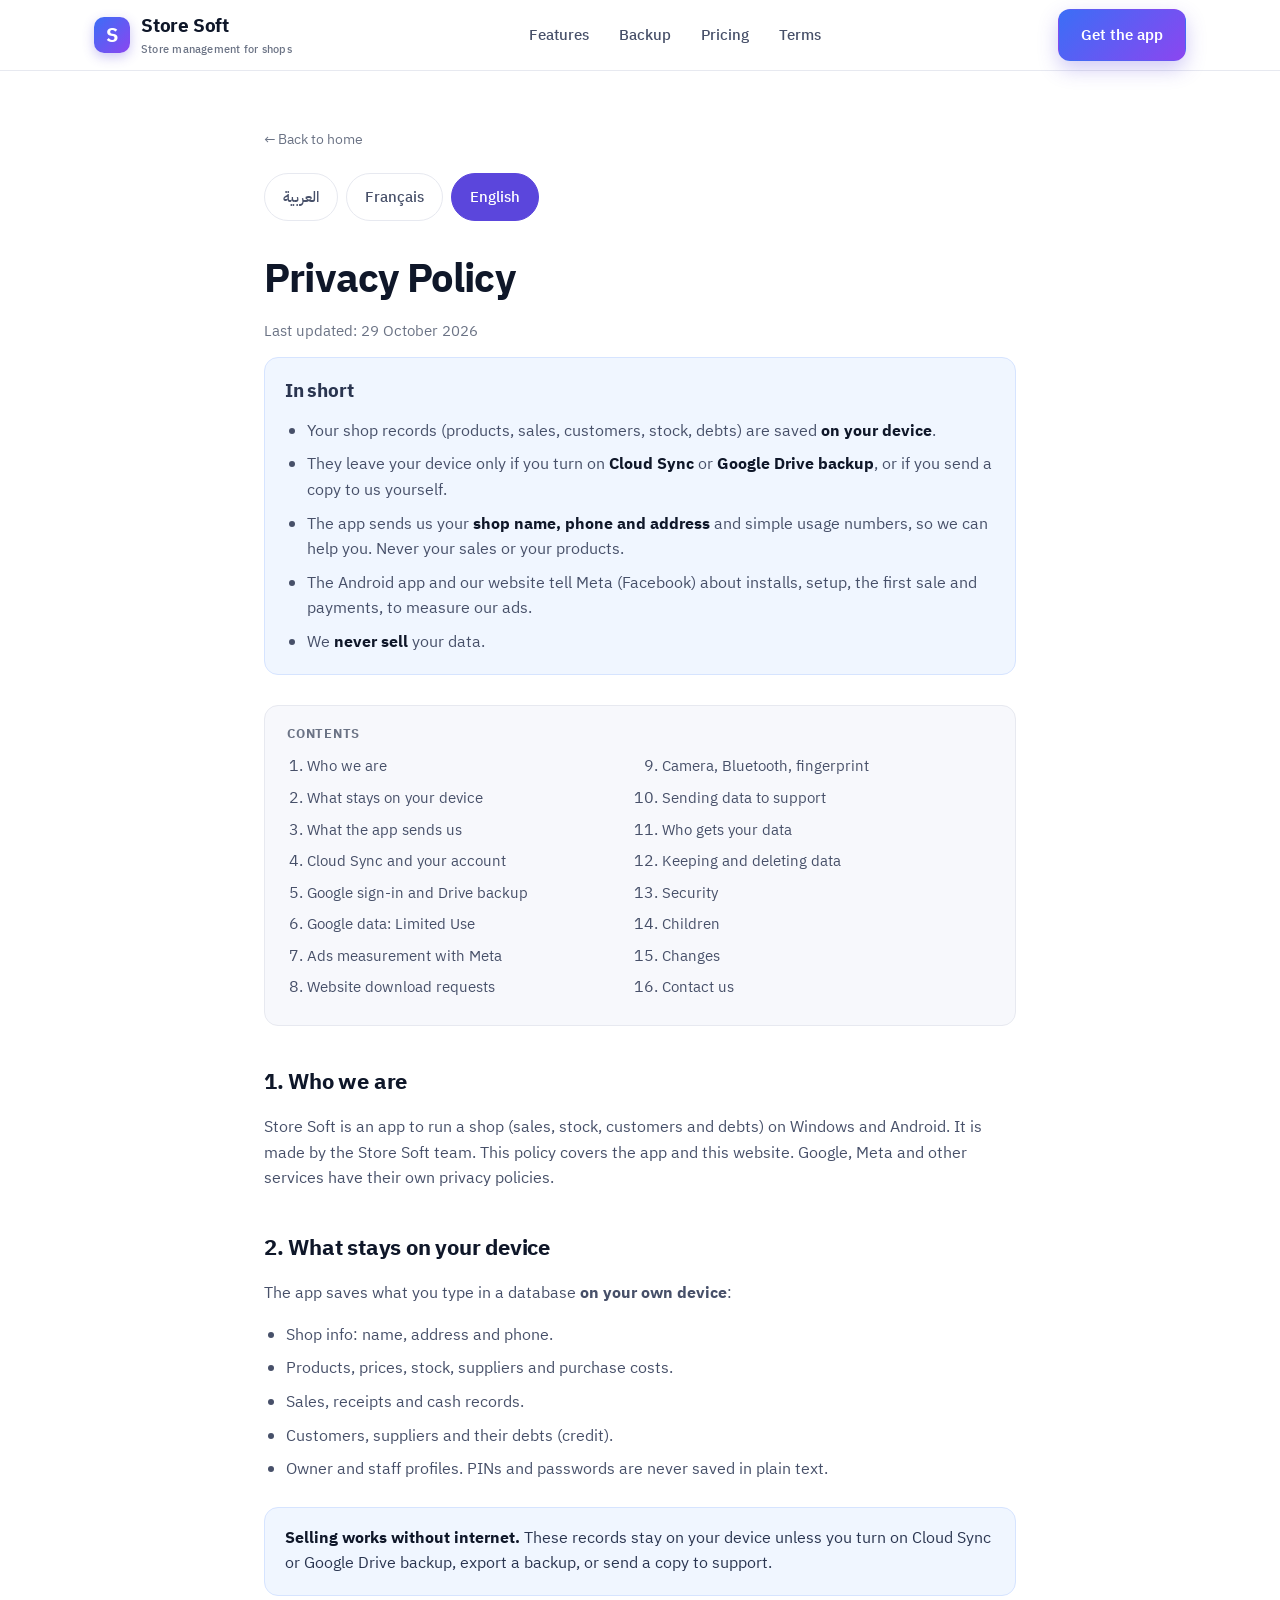
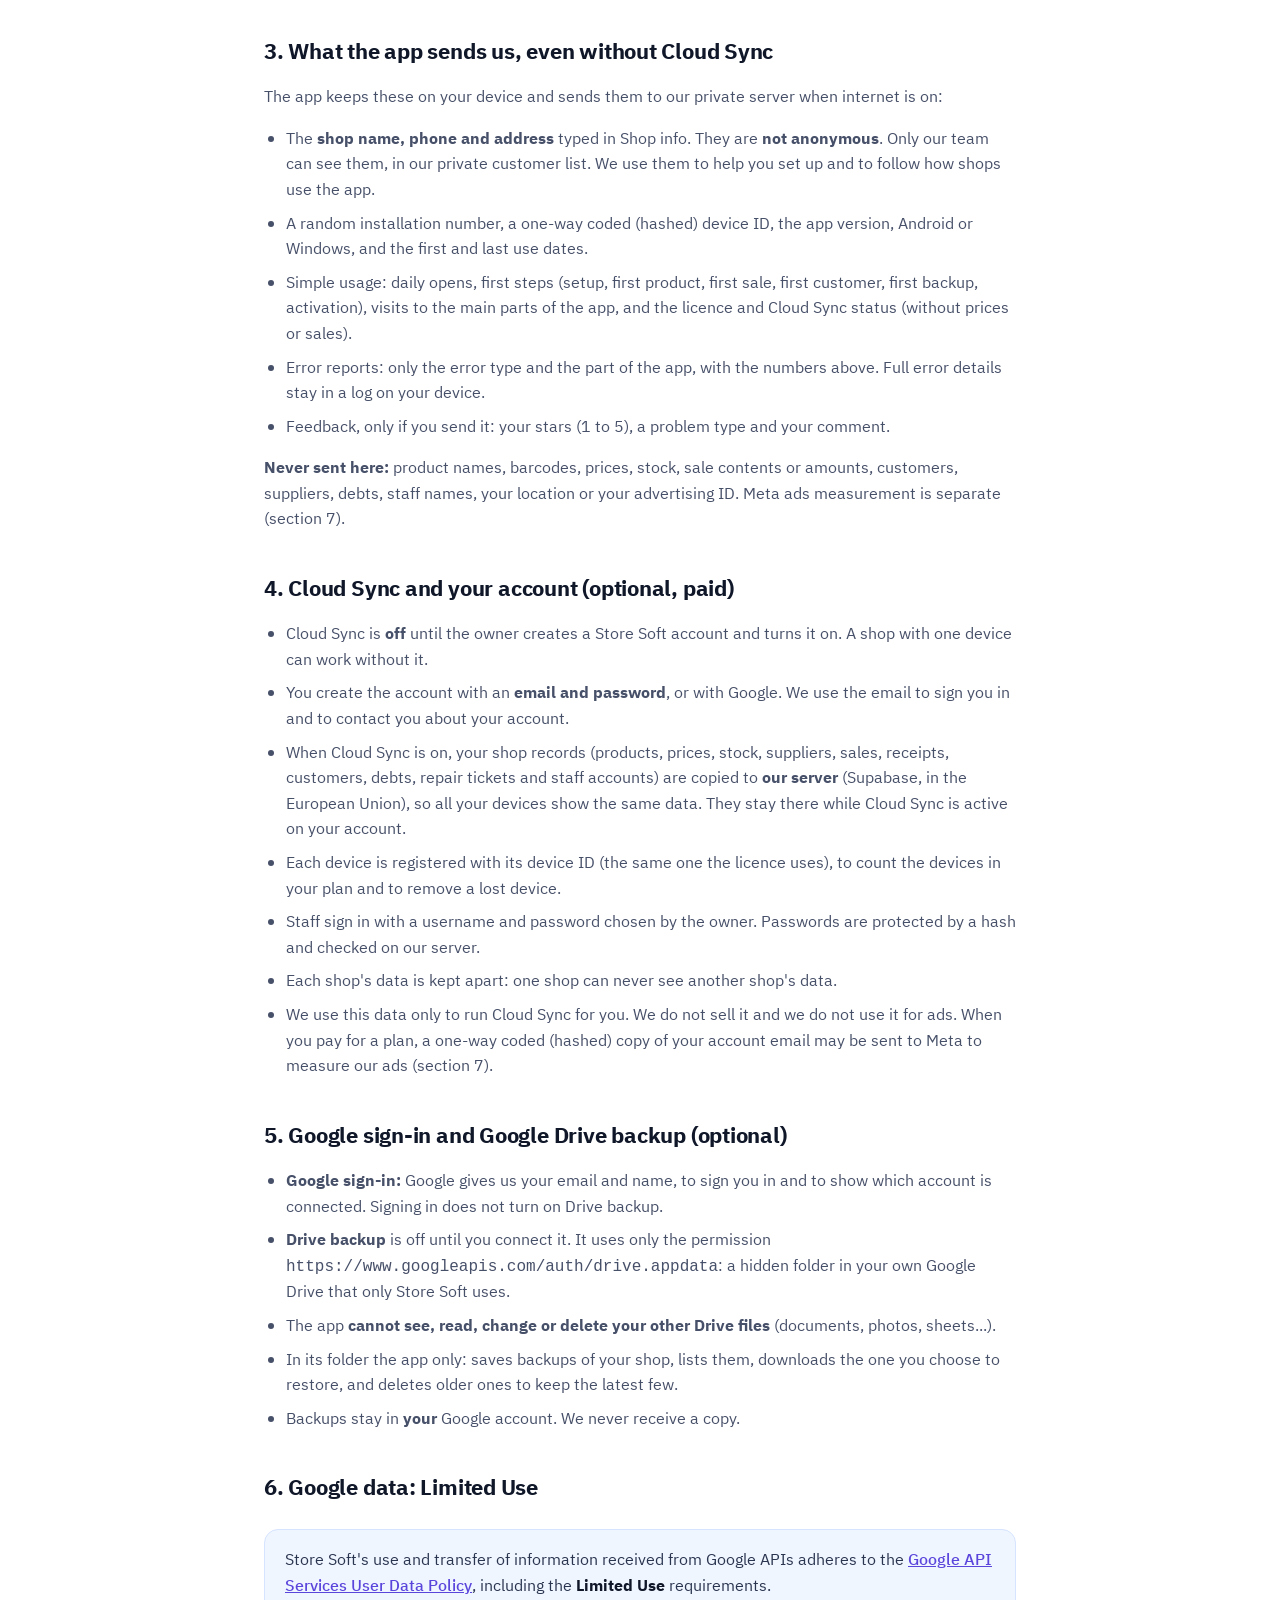
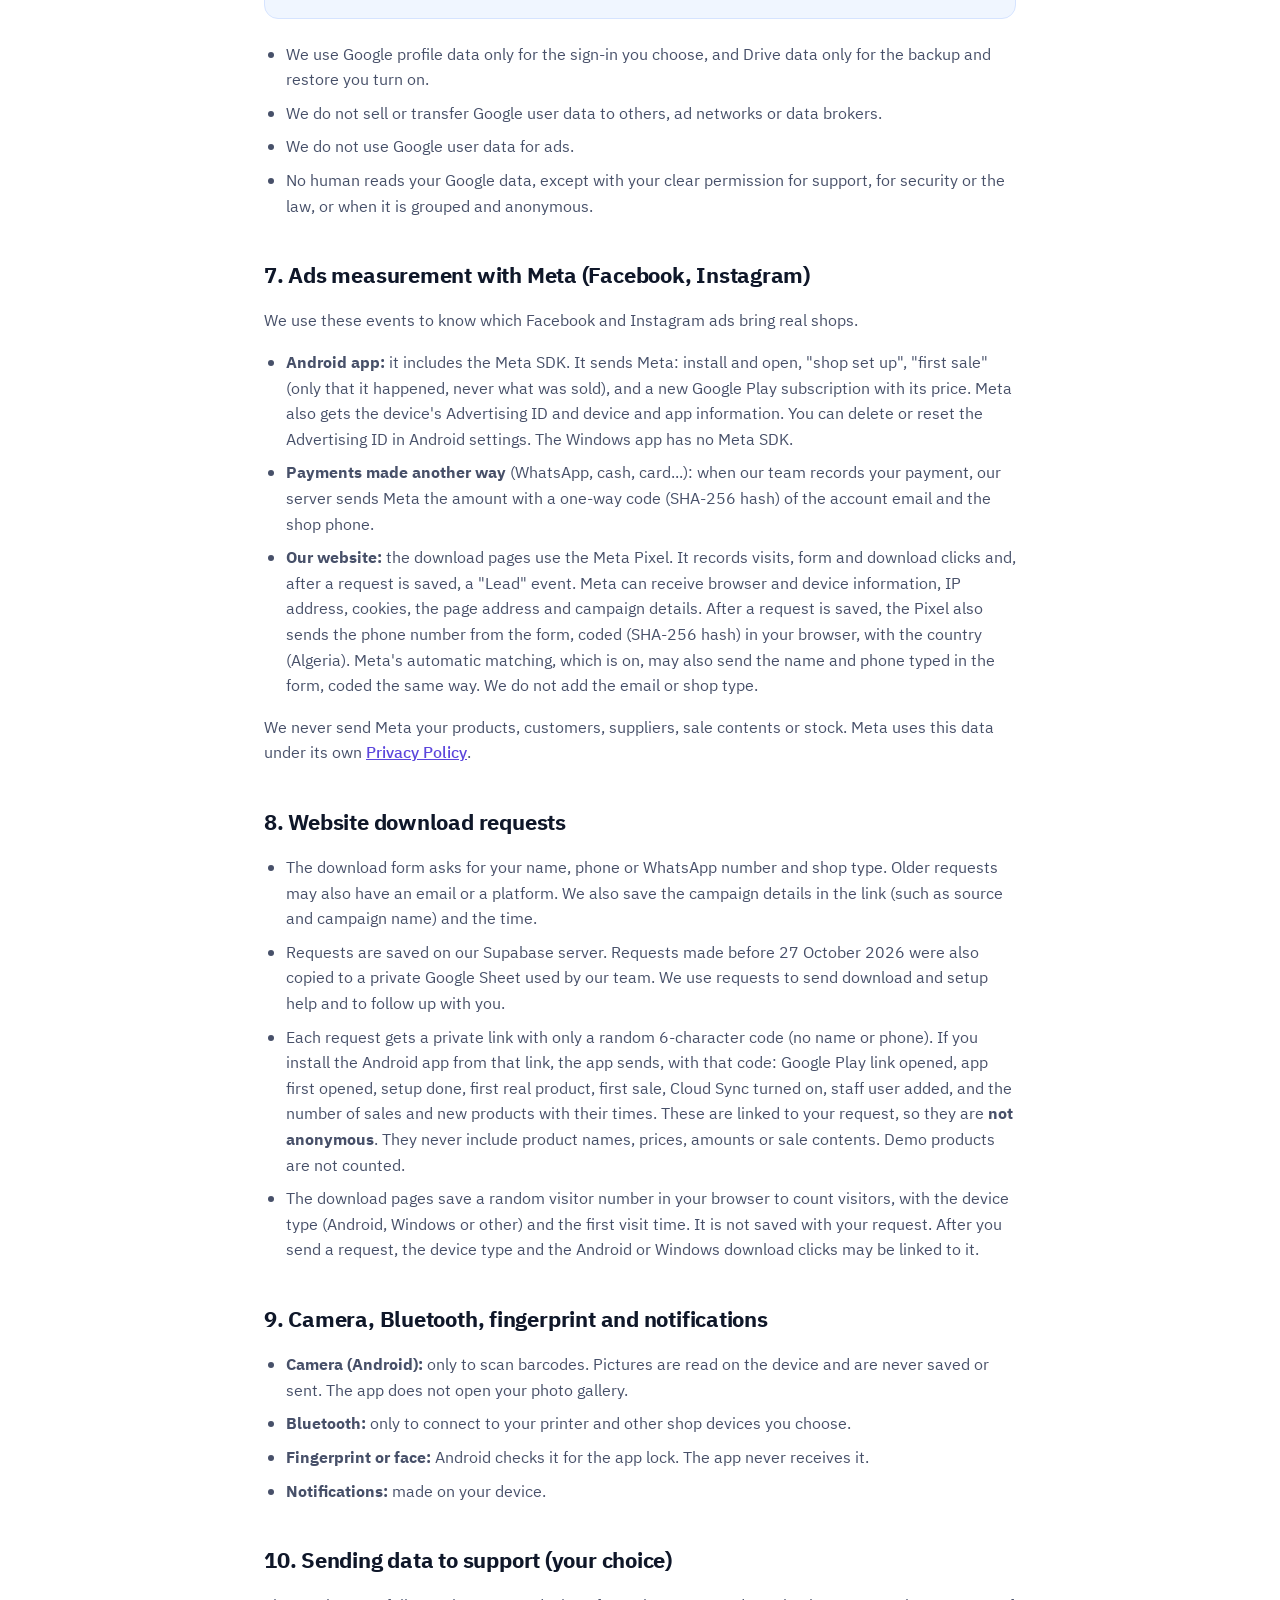
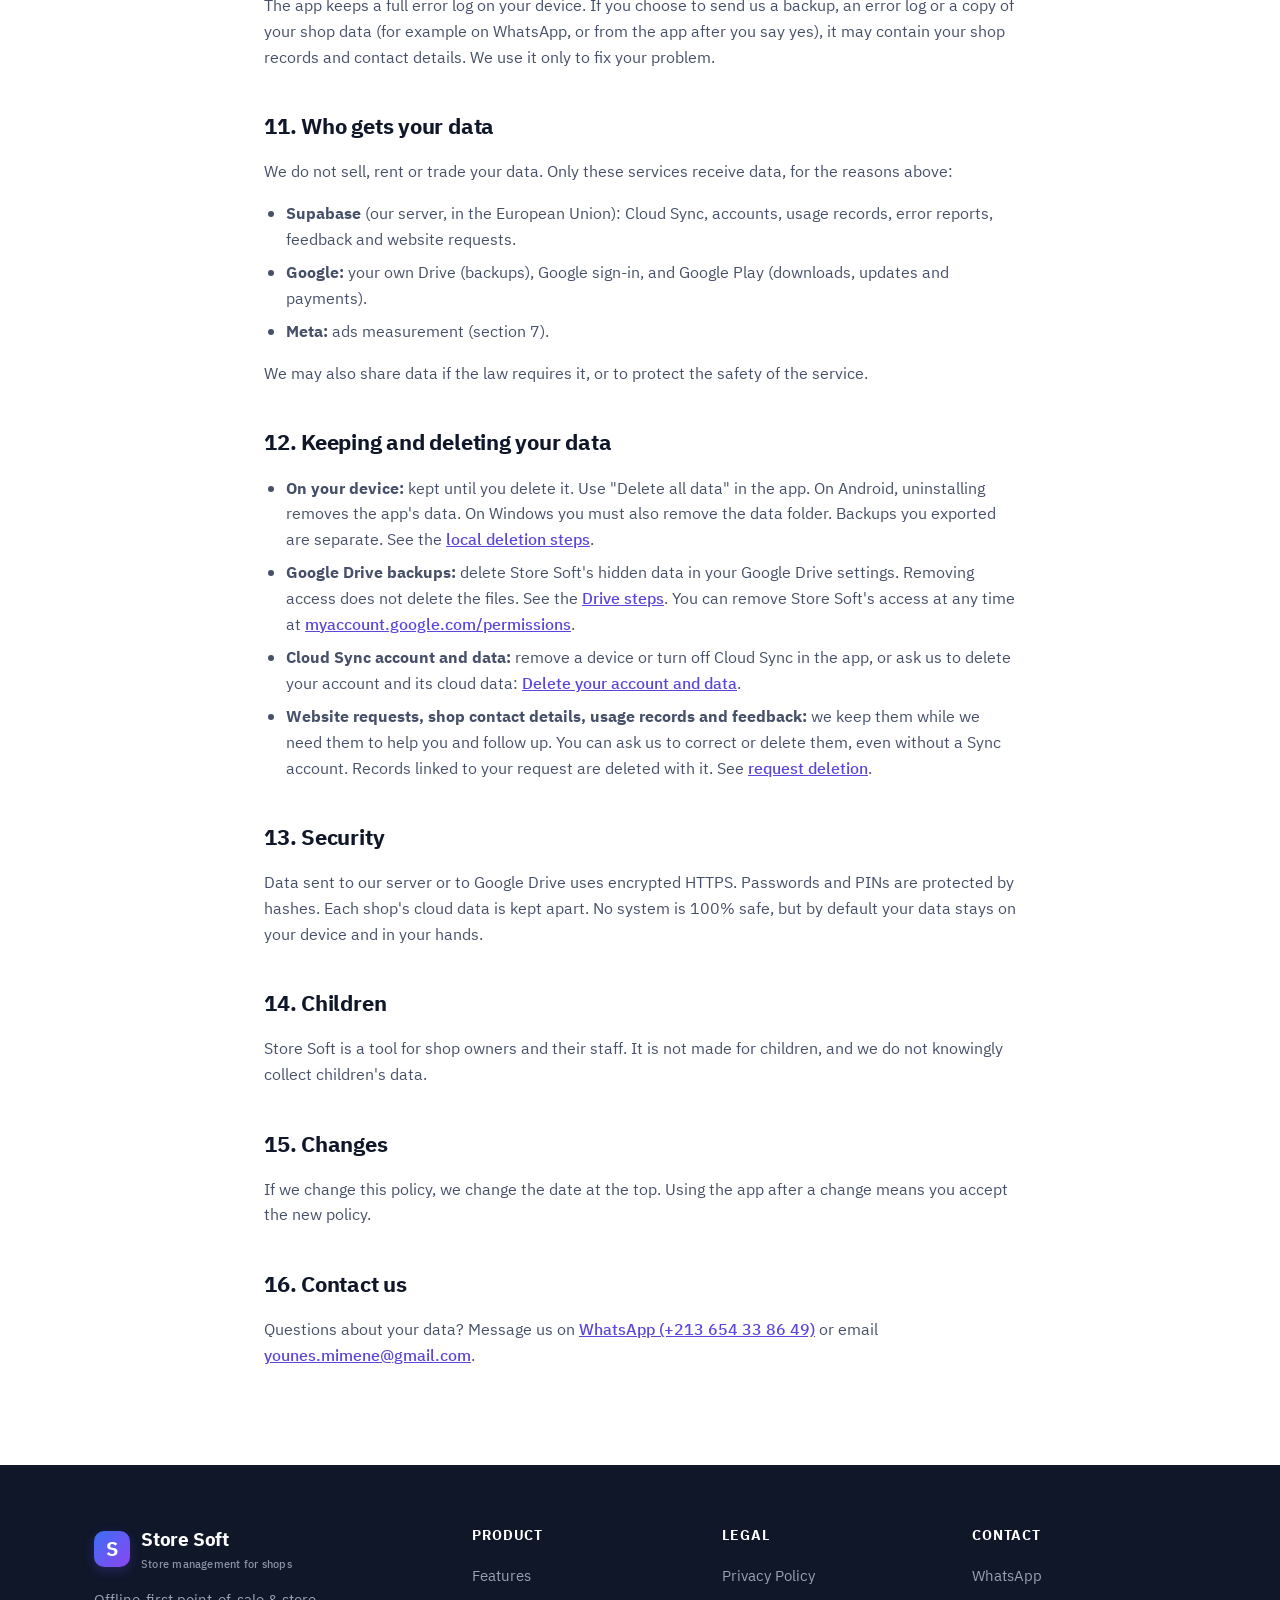
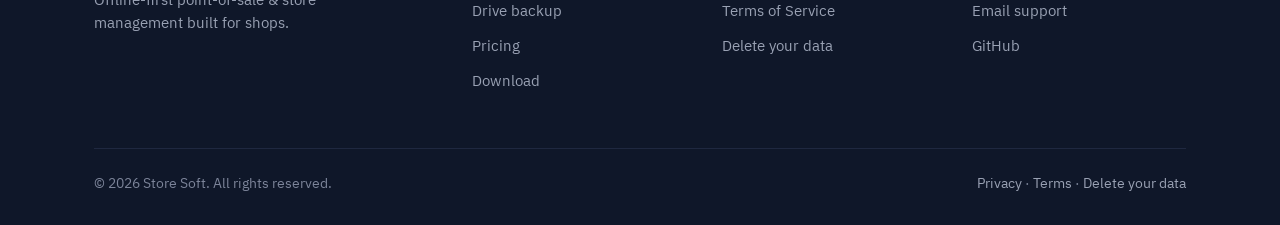
<file: privacy.html>
<!DOCTYPE html>
<html lang="en">
<head>
  <meta charset="UTF-8" />
  <meta name="viewport" content="width=device-width, initial-scale=1.0" />
  <title>Privacy Policy — Store Soft</title>
  <meta name="description" content="Store Soft Privacy Policy in simple words: what stays on your device, what the app sends, Google Drive backup and how to delete your data. Arabic, French and English." />
  <meta name="google-site-verification" content="q4sa-fmVwGJOlf542lkuE1kLPuGHTy7R-aptzCyJ97A" />
  <link rel="icon" type="image/png" href="assets/icon.png" />
  <link rel="canonical" href="https://yousoft.site/privacy.html" />
  <link rel="stylesheet" href="/assets/fonts/plex.css?v=20261101" />
  <link rel="stylesheet" href="styles.css?v=20261101-font" />
  <link rel="stylesheet" href="legal.css?v=20261029" />
</head>
<body>

  <!-- HEADER -->
  <header class="site-header">
    <div class="container">
      <nav class="nav" id="nav">
        <a class="brand" href="index.html" data-legal-home="" aria-label="Store Soft home">
          <span class="mark">S</span>
          <span class="name">Store Soft<small data-legal-t="tagline">Store management for shops</small></span>
        </a>
        <div class="nav-links">
          <a href="index.html#features" data-legal-home="#features" data-legal-t="features">Features</a>
          <a href="index.html#backup" data-legal-home="#backup" data-legal-t="backup">Backup</a>
          <a href="index.html#pricing" data-legal-home="#pricing" data-legal-t="pricing">Pricing</a>
          <a href="terms.html" data-legal-t="terms">Terms</a>
        </div>
        <div class="nav-cta">
          <a class="btn btn-primary" href="index.html#download" data-legal-home="#download" data-legal-t="getApp">Get the app</a>
        </div>
        <button class="nav-toggle" id="navToggle" aria-label="Open menu" aria-expanded="false">
          <span></span><span></span><span></span>
        </button>
      </nav>
    </div>
  </header>

  <!-- DOCUMENT -->
  <main class="doc">
    <div class="container doc-wrap">
      <a class="back" href="index.html" data-legal-home="" data-legal-t="back">← Back to home</a>
      <nav class="legal-langs" aria-label="Language / اللغة / Langue">
        <a href="?lang=ar" data-legal-switch="ar" lang="ar" dir="rtl">العربية</a>
        <a href="?lang=fr" data-legal-switch="fr" lang="fr">Français</a>
        <a href="?lang=en" data-legal-switch="en" lang="en">English</a>
      </nav>

      <!-- ENGLISH -->
      <article data-legal-lang="en" lang="en" dir="ltr">
        <h1>Privacy Policy</h1>
        <p class="updated">Last updated: 29 October 2026</p>

        <div class="callout legal-short" id="summary">
          <h2>In short</h2>
          <ul>
            <li>Your shop records (products, sales, customers, stock, debts) are saved <strong>on your device</strong>.</li>
            <li>They leave your device only if you turn on <strong>Cloud Sync</strong> or <strong>Google Drive backup</strong>, or if you send a copy to us yourself.</li>
            <li>The app sends us your <strong>shop name, phone and address</strong> and simple usage numbers, so we can help you. Never your sales or your products.</li>
            <li>The Android app and our website tell Meta (Facebook) about installs, setup, the first sale and payments, to measure our ads.</li>
            <li>We <strong>never sell</strong> your data.</li>
          </ul>
        </div>

        <div class="toc">
          <h4>Contents</h4>
          <ol>
            <li><a href="#who">Who we are</a></li>
            <li><a href="#data-local">What stays on your device</a></li>
            <li><a href="#analytics">What the app sends us</a></li>
            <li><a href="#sync">Cloud Sync and your account</a></li>
            <li><a href="#google">Google sign-in and Drive backup</a></li>
            <li><a href="#limited-use">Google data: Limited Use</a></li>
            <li><a href="#meta">Ads measurement with Meta</a></li>
            <li><a href="#website">Website download requests</a></li>
            <li><a href="#camera">Camera, Bluetooth, fingerprint</a></li>
            <li><a href="#support">Sending data to support</a></li>
            <li><a href="#sharing">Who gets your data</a></li>
            <li><a href="#retention">Keeping and deleting data</a></li>
            <li><a href="#security">Security</a></li>
            <li><a href="#children">Children</a></li>
            <li><a href="#changes">Changes</a></li>
            <li><a href="#contact">Contact us</a></li>
          </ol>
        </div>

        <h2 id="who">1. Who we are</h2>
        <p>
          Store Soft is an app to run a shop (sales, stock, customers and debts) on Windows and
          Android. It is made by the Store Soft team. This policy covers the app and this website.
          Google, Meta and other services have their own privacy policies.
        </p>

        <h2 id="data-local">2. What stays on your device</h2>
        <p>The app saves what you type in a database <strong>on your own device</strong>:</p>
        <ul>
          <li>Shop info: name, address and phone.</li>
          <li>Products, prices, stock, suppliers and purchase costs.</li>
          <li>Sales, receipts and cash records.</li>
          <li>Customers, suppliers and their debts (credit).</li>
          <li>Owner and staff profiles. PINs and passwords are never saved in plain text.</li>
        </ul>
        <div class="callout">
          <strong>Selling works without internet.</strong> These records stay on your device unless you
          turn on Cloud Sync or Google Drive backup, export a backup, or send a copy to support.
        </div>

        <h2 id="analytics">3. What the app sends us, even without Cloud Sync</h2>
        <p>
          The app keeps these on your device and sends them to our private server when internet is on:
        </p>
        <ul>
          <li>The <strong>shop name, phone and address</strong> typed in Shop info. They are <strong>not anonymous</strong>. Only our team can see them, in our private customer list. We use them to help you set up and to follow how shops use the app.</li>
          <li>A random installation number, a one-way coded (hashed) device ID, the app version, Android or Windows, and the first and last use dates.</li>
          <li>Simple usage: daily opens, first steps (setup, first product, first sale, first customer, first backup, activation), visits to the main parts of the app, and the licence and Cloud Sync status (without prices or sales).</li>
          <li>Error reports: only the error type and the part of the app, with the numbers above. Full error details stay in a log on your device.</li>
          <li>Feedback, only if you send it: your stars (1 to 5), a problem type and your comment.</li>
        </ul>
        <p>
          <strong>Never sent here:</strong> product names, barcodes, prices, stock, sale contents or
          amounts, customers, suppliers, debts, staff names, your location or your advertising ID.
          Meta ads measurement is separate (section 7).
        </p>

        <h2 id="sync">4. Cloud Sync and your account (optional, paid)</h2>
        <ul>
          <li>Cloud Sync is <strong>off</strong> until the owner creates a Store Soft account and turns it on. A shop with one device can work without it.</li>
          <li>You create the account with an <strong>email and password</strong>, or with Google. We use the email to sign you in and to contact you about your account.</li>
          <li>When Cloud Sync is on, your shop records (products, prices, stock, suppliers, sales, receipts, customers, debts, repair tickets and staff accounts) are copied to <strong>our server</strong> (Supabase, in the European Union), so all your devices show the same data. They stay there while Cloud Sync is active on your account.</li>
          <li>Each device is registered with its device ID (the same one the licence uses), to count the devices in your plan and to remove a lost device.</li>
          <li>Staff sign in with a username and password chosen by the owner. Passwords are protected by a hash and checked on our server.</li>
          <li>Each shop's data is kept apart: one shop can never see another shop's data.</li>
          <li>We use this data only to run Cloud Sync for you. We do not sell it and we do not use it for ads. When you pay for a plan, a one-way coded (hashed) copy of your account email may be sent to Meta to measure our ads (section 7).</li>
        </ul>

        <h2 id="google">5. Google sign-in and Google Drive backup (optional)</h2>
        <ul>
          <li><strong>Google sign-in:</strong> Google gives us your email and name, to sign you in and to show which account is connected. Signing in does not turn on Drive backup.</li>
          <li><strong>Drive backup</strong> is off until you connect it. It uses only the permission <code>https://www.googleapis.com/auth/drive.appdata</code>: a hidden folder in your own Google Drive that only Store Soft uses.</li>
          <li>The app <strong>cannot see, read, change or delete your other Drive files</strong> (documents, photos, sheets...).</li>
          <li>In its folder the app only: saves backups of your shop, lists them, downloads the one you choose to restore, and deletes older ones to keep the latest few.</li>
          <li>Backups stay in <strong>your</strong> Google account. We never receive a copy.</li>
        </ul>

        <h2 id="limited-use">6. Google data: Limited Use</h2>
        <div class="callout">
          Store Soft's use and transfer of information received from Google APIs adheres to the
          <a class="inline" href="https://developers.google.com/terms/api-services-user-data-policy#additional_requirements_for_specific_api_scopes" target="_blank" rel="noopener">Google API Services User Data Policy</a>,
          including the <strong>Limited Use</strong> requirements.
        </div>
        <ul>
          <li>We use Google profile data only for the sign-in you choose, and Drive data only for the backup and restore you turn on.</li>
          <li>We do not sell or transfer Google user data to others, ad networks or data brokers.</li>
          <li>We do not use Google user data for ads.</li>
          <li>No human reads your Google data, except with your clear permission for support, for security or the law, or when it is grouped and anonymous.</li>
        </ul>

        <h2 id="meta">7. Ads measurement with Meta (Facebook, Instagram)</h2>
        <p>We use these events to know which Facebook and Instagram ads bring real shops.</p>
        <ul>
          <li><strong>Android app:</strong> it includes the Meta SDK. It sends Meta: install and open, "shop set up", "first sale" (only that it happened, never what was sold), and a new Google Play subscription with its price. Meta also gets the device's Advertising ID and device and app information. You can delete or reset the Advertising ID in Android settings. The Windows app has no Meta SDK.</li>
          <li><strong>Payments made another way</strong> (WhatsApp, cash, card...): when our team records your payment, our server sends Meta the amount with a one-way code (SHA-256 hash) of the account email and the shop phone.</li>
          <li><strong>Our website:</strong> the download pages use the Meta Pixel. It records visits, form and download clicks and, after a request is saved, a "Lead" event. Meta can receive browser and device information, IP address, cookies, the page address and campaign details. After a request is saved, the Pixel also sends the phone number from the form, coded (SHA-256 hash) in your browser, with the country (Algeria). Meta's automatic matching, which is on, may also send the name and phone typed in the form, coded the same way. We do not add the email or shop type.</li>
        </ul>
        <p>
          We never send Meta your products, customers, suppliers, sale contents or stock. Meta uses
          this data under its own
          <a class="inline" href="https://www.facebook.com/privacy/policy/" target="_blank" rel="noopener">Privacy Policy</a>.
        </p>

        <h2 id="website">8. Website download requests</h2>
        <ul>
          <li>The download form asks for your name, phone or WhatsApp number and shop type. Older requests may also have an email or a platform. We also save the campaign details in the link (such as source and campaign name) and the time.</li>
          <li>Requests are saved on our Supabase server. Requests made before 27 October 2026 were also copied to a private Google Sheet used by our team. We use requests to send download and setup help and to follow up with you.</li>
          <li>Each request gets a private link with only a random 6-character code (no name or phone). If you install the Android app from that link, the app sends, with that code: Google Play link opened, app first opened, setup done, first real product, first sale, Cloud Sync turned on, staff user added, and the number of sales and new products with their times. These are linked to your request, so they are <strong>not anonymous</strong>. They never include product names, prices, amounts or sale contents. Demo products are not counted.</li>
          <li>The download pages save a random visitor number in your browser to count visitors, with the device type (Android, Windows or other) and the first visit time. It is not saved with your request. After you send a request, the device type and the Android or Windows download clicks may be linked to it.</li>
        </ul>

        <h2 id="camera">9. Camera, Bluetooth, fingerprint and notifications</h2>
        <ul>
          <li><strong>Camera (Android):</strong> only to scan barcodes. Pictures are read on the device and are never saved or sent. The app does not open your photo gallery.</li>
          <li><strong>Bluetooth:</strong> only to connect to your printer and other shop devices you choose.</li>
          <li><strong>Fingerprint or face:</strong> Android checks it for the app lock. The app never receives it.</li>
          <li><strong>Notifications:</strong> made on your device.</li>
        </ul>

        <h2 id="support">10. Sending data to support (your choice)</h2>
        <p>
          The app keeps a full error log on your device. If you choose to send us a backup, an error
          log or a copy of your shop data (for example on WhatsApp, or from the app after you say yes),
          it may contain your shop records and contact details. We use it only to fix your problem.
        </p>

        <h2 id="sharing">11. Who gets your data</h2>
        <p>We do not sell, rent or trade your data. Only these services receive data, for the reasons above:</p>
        <ul>
          <li><strong>Supabase</strong> (our server, in the European Union): Cloud Sync, accounts, usage records, error reports, feedback and website requests.</li>
          <li><strong>Google:</strong> your own Drive (backups), Google sign-in, and Google Play (downloads, updates and payments).</li>
          <li><strong>Meta:</strong> ads measurement (section 7).</li>
        </ul>
        <p>We may also share data if the law requires it, or to protect the safety of the service.</p>

        <h2 id="retention">12. Keeping and deleting your data</h2>
        <ul>
          <li><strong>On your device:</strong> kept until you delete it. Use "Delete all data" in the app. On Android, uninstalling removes the app's data. On Windows you must also remove the data folder. Backups you exported are separate. See the <a class="inline" href="delete-account.html#local">local deletion steps</a>.</li>
          <li><strong>Google Drive backups:</strong> delete Store Soft's hidden data in your Google Drive settings. Removing access does not delete the files. See the <a class="inline" href="delete-account.html#backups">Drive steps</a>. You can remove Store Soft's access at any time at <a class="inline" href="https://myaccount.google.com/permissions" target="_blank" rel="noopener">myaccount.google.com/permissions</a>.</li>
          <li><strong>Cloud Sync account and data:</strong> remove a device or turn off Cloud Sync in the app, or ask us to delete your account and its cloud data: <a class="inline" href="delete-account.html">Delete your account and data</a>.</li>
          <li><strong>Website requests, shop contact details, usage records and feedback:</strong> we keep them while we need them to help you and follow up. You can ask us to correct or delete them, even without a Sync account. Records linked to your request are deleted with it. See <a class="inline" href="delete-account.html#request">request deletion</a>.</li>
        </ul>

        <h2 id="security">13. Security</h2>
        <p>
          Data sent to our server or to Google Drive uses encrypted HTTPS. Passwords and PINs are
          protected by hashes. Each shop's cloud data is kept apart. No system is 100% safe, but by
          default your data stays on your device and in your hands.
        </p>

        <h2 id="children">14. Children</h2>
        <p>Store Soft is a tool for shop owners and their staff. It is not made for children, and we do not knowingly collect children's data.</p>

        <h2 id="changes">15. Changes</h2>
        <p>If we change this policy, we change the date at the top. Using the app after a change means you accept the new policy.</p>

        <h2 id="contact">16. Contact us</h2>
        <p>
          Questions about your data? Message us on
          <a class="inline" href="https://wa.me/213654338649" target="_blank" rel="noopener">WhatsApp (+213 654 33 86 49)</a>
          or email <a class="inline" href="mailto:younes.mimene@gmail.com">younes.mimene@gmail.com</a>.
        </p>
      </article>

      <!-- FRANÇAIS -->
      <article data-legal-lang="fr" lang="fr" dir="ltr">
        <h1>Politique de confidentialité</h1>
        <p class="updated">Dernière mise à jour : 29 octobre 2026</p>

        <div class="callout legal-short" id="fr-summary">
          <h2>En bref</h2>
          <ul>
            <li>Les données de votre magasin (produits, ventes, clients, stock, dettes) sont enregistrées <strong>sur votre appareil</strong>.</li>
            <li>Elles quittent votre appareil seulement si vous activez la <strong>Synchronisation Cloud</strong> ou la <strong>sauvegarde Google Drive</strong>, ou si vous nous envoyez une copie vous-même.</li>
            <li>L’app nous envoie le <strong>nom, le téléphone et l’adresse du magasin</strong> et des chiffres d’utilisation simples, pour vous aider. Jamais vos ventes ni vos produits.</li>
            <li>L’app Android et notre site informent Meta (Facebook) des installations, de la configuration, de la première vente et des paiements, pour mesurer nos publicités.</li>
            <li>Nous ne <strong>vendons jamais</strong> vos données.</li>
          </ul>
        </div>

        <div class="toc">
          <h4>Sommaire</h4>
          <ol>
            <li><a href="#fr-who">Qui sommes-nous</a></li>
            <li><a href="#fr-data-local">Ce qui reste sur votre appareil</a></li>
            <li><a href="#fr-analytics">Ce que l’app nous envoie</a></li>
            <li><a href="#fr-sync">Synchronisation Cloud et compte</a></li>
            <li><a href="#fr-google">Connexion Google et sauvegarde Drive</a></li>
            <li><a href="#fr-limited-use">Données Google : usage limité</a></li>
            <li><a href="#fr-meta">Mesure des publicités avec Meta</a></li>
            <li><a href="#fr-website">Demandes de téléchargement</a></li>
            <li><a href="#fr-camera">Caméra, Bluetooth, empreinte</a></li>
            <li><a href="#fr-support">Envoyer des données au support</a></li>
            <li><a href="#fr-sharing">Qui reçoit vos données</a></li>
            <li><a href="#fr-retention">Conserver et supprimer</a></li>
            <li><a href="#fr-security">Sécurité</a></li>
            <li><a href="#fr-children">Enfants</a></li>
            <li><a href="#fr-changes">Modifications</a></li>
            <li><a href="#fr-contact">Nous contacter</a></li>
          </ol>
        </div>

        <h2 id="fr-who">1. Qui sommes-nous</h2>
        <p>
          Store Soft est une application pour gérer un magasin (ventes, stock, clients et dettes) sur
          Windows et Android. Elle est faite par l’équipe Store Soft. Cette politique concerne l’app et
          ce site. Google, Meta et les autres services ont leurs propres politiques.
        </p>

        <h2 id="fr-data-local">2. Ce qui reste sur votre appareil</h2>
        <p>L’app enregistre ce que vous saisissez dans une base de données <strong>sur votre appareil</strong> :</p>
        <ul>
          <li>Infos du magasin : nom, adresse et téléphone.</li>
          <li>Produits, prix, stock, fournisseurs et prix d’achat.</li>
          <li>Ventes, tickets et caisse.</li>
          <li>Clients, fournisseurs et leurs dettes (crédit).</li>
          <li>Profils du propriétaire et des employés. Les codes PIN et mots de passe ne sont jamais enregistrés en clair.</li>
        </ul>
        <div class="callout">
          <strong>La vente marche sans Internet.</strong> Ces données restent sur votre appareil, sauf si
          vous activez la Synchronisation Cloud ou la sauvegarde Google Drive, exportez une sauvegarde
          ou envoyez une copie au support.
        </div>

        <h2 id="fr-analytics">3. Ce que l’app nous envoie, même sans Synchronisation Cloud</h2>
        <p>L’app garde ces éléments sur l’appareil et les envoie à notre serveur privé quand Internet est disponible :</p>
        <ul>
          <li>Le <strong>nom, le téléphone et l’adresse du magasin</strong> saisis dans Infos du magasin. Ils ne sont <strong>pas anonymes</strong>. Seule notre équipe peut les voir, dans notre liste privée de clients. Nous les utilisons pour vous aider à démarrer et pour suivre l’utilisation de l’app.</li>
          <li>Un numéro d’installation aléatoire, un identifiant d’appareil codé à sens unique (haché), la version de l’app, Android ou Windows, et les dates de première et dernière utilisation.</li>
          <li>Utilisation simple : ouvertures par jour, premières étapes (configuration, premier produit, première vente, premier client, première sauvegarde, activation), visites des grandes parties de l’app, et état de la licence et de la Synchronisation Cloud (sans prix ni ventes).</li>
          <li>Rapports d’erreur : seulement le type d’erreur et la partie de l’app, avec les numéros ci-dessus. Le détail complet reste dans un journal sur votre appareil.</li>
          <li>Avis, seulement si vous l’envoyez : vos étoiles (1 à 5), un type de problème et votre commentaire.</li>
        </ul>
        <p>
          <strong>Jamais envoyé ici :</strong> noms de produits, codes-barres, prix, stock, contenu ou
          montant des ventes, clients, fournisseurs, dettes, noms des employés, votre position ou votre
          identifiant publicitaire. La mesure des publicités Meta est à part (section 7).
        </p>

        <h2 id="fr-sync">4. Synchronisation Cloud et votre compte (option payante)</h2>
        <ul>
          <li>La Synchronisation Cloud est <strong>désactivée</strong> tant que le propriétaire ne crée pas un compte Store Soft et ne l’active pas. Un magasin avec un seul appareil peut s’en passer.</li>
          <li>Vous créez le compte avec un <strong>e-mail et un mot de passe</strong>, ou avec Google. Nous utilisons l’e-mail pour vous connecter et vous contacter au sujet de votre compte.</li>
          <li>Quand elle est active, les données du magasin (produits, prix, stock, fournisseurs, ventes, tickets, clients, dettes, fiches de réparation et comptes employés) sont copiées sur <strong>notre serveur</strong> (Supabase, dans l’Union européenne), pour que tous vos appareils aient les mêmes données. Elles y restent tant que la synchronisation est active sur votre compte.</li>
          <li>Chaque appareil est enregistré avec son identifiant (le même que pour la licence), pour compter les appareils de votre offre et retirer un appareil perdu.</li>
          <li>Les employés se connectent avec un nom d’utilisateur et un mot de passe choisis par le propriétaire. Les mots de passe sont protégés par un hachage et vérifiés sur notre serveur.</li>
          <li>Les données de chaque magasin sont séparées : un magasin ne peut jamais voir celles d’un autre.</li>
          <li>Nous utilisons ces données seulement pour faire marcher la synchronisation. Nous ne les vendons pas et ne les utilisons pas pour la publicité. Quand vous payez une offre, une copie codée à sens unique (hachée) de l’e-mail du compte peut être envoyée à Meta pour mesurer nos publicités (section 7).</li>
        </ul>

        <h2 id="fr-google">5. Connexion Google et sauvegarde Google Drive (option)</h2>
        <ul>
          <li><strong>Connexion Google :</strong> Google nous donne votre e-mail et votre nom, pour vous connecter et afficher le compte relié. Se connecter n’active pas la sauvegarde Drive.</li>
          <li>La <strong>sauvegarde Drive</strong> est désactivée tant que vous ne la reliez pas. Elle utilise seulement l’autorisation <code>https://www.googleapis.com/auth/drive.appdata</code> : un dossier caché dans votre propre Google Drive, utilisé seulement par Store Soft.</li>
          <li>L’app <strong>ne peut ni voir, ni lire, ni modifier, ni supprimer vos autres fichiers Drive</strong> (documents, photos, tableurs...).</li>
          <li>Dans son dossier, l’app fait seulement ceci : enregistrer les sauvegardes du magasin, les lister, télécharger celle que vous choisissez pour la restaurer, et supprimer les plus anciennes pour garder les dernières.</li>
          <li>Les sauvegardes restent dans <strong>votre</strong> compte Google. Nous n’en recevons jamais de copie.</li>
        </ul>

        <h2 id="fr-limited-use">6. Données Google : usage limité</h2>
        <div class="callout">
          L’utilisation et le transfert par Store Soft des informations reçues des API Google respectent la
          <a class="inline" href="https://developers.google.com/terms/api-services-user-data-policy#additional_requirements_for_specific_api_scopes" target="_blank" rel="noopener">Google API Services User Data Policy</a>,
          y compris les exigences d’<strong>usage limité</strong> (Limited Use).
        </div>
        <ul>
          <li>Nous utilisons le profil Google seulement pour la connexion que vous choisissez, et les données Drive seulement pour la sauvegarde et la restauration que vous activez.</li>
          <li>Nous ne vendons ni ne transférons les données Google à d’autres, à des régies publicitaires ou à des courtiers en données.</li>
          <li>Nous n’utilisons pas les données Google pour la publicité.</li>
          <li>Personne ne lit vos données Google, sauf avec votre accord clair pour le support, pour la sécurité ou la loi, ou quand elles sont regroupées et anonymes.</li>
        </ul>

        <h2 id="fr-meta">7. Mesure des publicités avec Meta (Facebook, Instagram)</h2>
        <p>Ces événements nous montrent quelles publicités Facebook et Instagram amènent de vrais magasins.</p>
        <ul>
          <li><strong>App Android :</strong> elle contient le SDK Meta. Elle envoie à Meta : installation et ouverture, « magasin configuré », « première vente » (seulement le fait, jamais ce qui a été vendu), et un nouvel abonnement Google Play avec son prix. Meta reçoit aussi l’identifiant publicitaire de l’appareil et des informations sur l’appareil et l’app. Vous pouvez supprimer ou réinitialiser l’identifiant publicitaire dans les paramètres Android. L’app Windows n’a pas le SDK Meta.</li>
          <li><strong>Paiements faits autrement</strong> (WhatsApp, espèces, carte...) : quand notre équipe enregistre votre paiement, notre serveur envoie à Meta le montant avec un code à sens unique (hachage SHA-256) de l’e-mail du compte et du téléphone du magasin.</li>
          <li><strong>Notre site :</strong> les pages de téléchargement utilisent le Pixel Meta. Il enregistre les visites, les clics sur le formulaire et le téléchargement et, après l’enregistrement d’une demande, un événement « Lead ». Meta peut recevoir des informations sur le navigateur et l’appareil, l’adresse IP, des cookies, l’adresse de la page et les détails de campagne. Après l’enregistrement d’une demande, le Pixel envoie aussi le numéro de téléphone du formulaire, codé (hachage SHA-256) dans votre navigateur, avec le pays (Algérie). La correspondance automatique de Meta, qui est activée, peut aussi envoyer le nom et le téléphone saisis, codés de la même façon. Nous n’ajoutons ni l’e-mail ni le type de magasin.</li>
        </ul>
        <p>
          Nous n’envoyons jamais à Meta vos produits, clients, fournisseurs, contenu des ventes ou stock.
          Meta utilise ces données selon sa propre
          <a class="inline" href="https://www.facebook.com/privacy/policy/" target="_blank" rel="noopener">politique de confidentialité</a>.
        </p>

        <h2 id="fr-website">8. Demandes de téléchargement sur le site</h2>
        <ul>
          <li>Le formulaire demande votre nom, votre numéro de téléphone ou WhatsApp et le type de magasin. Les anciennes demandes peuvent aussi contenir un e-mail ou une plateforme. Nous gardons aussi les détails de campagne du lien (source, nom de campagne) et l’heure.</li>
          <li>Les demandes sont enregistrées sur notre serveur Supabase. Les demandes faites avant le 27 octobre 2026 étaient aussi copiées dans une feuille Google privée de notre équipe. Nous les utilisons pour envoyer l’aide au téléchargement et à l’installation, et pour vous recontacter.</li>
          <li>Chaque demande reçoit un lien privé avec seulement un code aléatoire de 6 caractères (sans nom ni téléphone). Si vous installez l’app Android depuis ce lien, l’app envoie, avec ce code : lien Google Play ouvert, première ouverture, configuration terminée, premier vrai produit, première vente, Synchronisation Cloud activée, employé ajouté, et le nombre de ventes et de nouveaux produits avec leurs heures. Ces éléments sont liés à votre demande, donc <strong>pas anonymes</strong>. Ils ne contiennent jamais de noms de produits, prix, montants ou contenu de vente. Les produits de démonstration ne sont pas comptés.</li>
          <li>Les pages de téléchargement gardent un numéro de visiteur aléatoire dans votre navigateur pour compter les visiteurs, avec le type d’appareil (Android, Windows ou autre) et l’heure de la première visite. Il n’est pas enregistré avec votre demande. Après l’envoi d’une demande, le type d’appareil et les clics de téléchargement Android ou Windows peuvent y être liés.</li>
        </ul>

        <h2 id="fr-camera">9. Caméra, Bluetooth, empreinte et notifications</h2>
        <ul>
          <li><strong>Caméra (Android) :</strong> seulement pour lire les codes-barres. Les images sont lues sur l’appareil et ne sont jamais enregistrées ni envoyées. L’app n’ouvre pas votre galerie.</li>
          <li><strong>Bluetooth :</strong> seulement pour se connecter à votre imprimante et aux autres appareils du magasin que vous choisissez.</li>
          <li><strong>Empreinte ou visage :</strong> Android le vérifie pour le verrouillage de l’app. L’app ne le reçoit jamais.</li>
          <li><strong>Notifications :</strong> créées sur votre appareil.</li>
        </ul>

        <h2 id="fr-support">10. Envoyer des données au support (votre choix)</h2>
        <p>
          L’app garde un journal d’erreurs complet sur votre appareil. Si vous choisissez de nous envoyer
          une sauvegarde, un journal d’erreurs ou une copie de vos données (par exemple sur WhatsApp, ou
          depuis l’app après votre accord), elle peut contenir les données du magasin et vos coordonnées.
          Nous l’utilisons seulement pour régler votre problème.
        </p>

        <h2 id="fr-sharing">11. Qui reçoit vos données</h2>
        <p>Nous ne vendons, ne louons et n’échangeons pas vos données. Seuls ces services en reçoivent, pour les raisons ci-dessus :</p>
        <ul>
          <li><strong>Supabase</strong> (notre serveur, dans l’Union européenne) : Synchronisation Cloud, comptes, utilisation, rapports d’erreur, avis et demandes du site.</li>
          <li><strong>Google :</strong> votre propre Drive (sauvegardes), la connexion Google, et Google Play (téléchargements, mises à jour et paiements).</li>
          <li><strong>Meta :</strong> mesure des publicités (section 7).</li>
        </ul>
        <p>Nous pouvons aussi partager des données si la loi l’exige, ou pour protéger la sécurité du service.</p>

        <h2 id="fr-retention">12. Conserver et supprimer vos données</h2>
        <ul>
          <li><strong>Sur votre appareil :</strong> gardées jusqu’à ce que vous les supprimiez. Utilisez « Supprimer toutes les données » dans l’app. Sur Android, la désinstallation supprime les données de l’app. Sur Windows, il faut aussi supprimer le dossier des données. Les sauvegardes exportées sont à part. Voir les <a class="inline" href="delete-account.html#local">étapes de suppression locale</a>.</li>
          <li><strong>Sauvegardes Google Drive :</strong> supprimez les données cachées de Store Soft dans les paramètres de Google Drive. Retirer l’accès ne supprime pas les fichiers. Voir les <a class="inline" href="delete-account.html#backups">étapes Drive</a>. Vous pouvez retirer l’accès de Store Soft à tout moment sur <a class="inline" href="https://myaccount.google.com/permissions" target="_blank" rel="noopener">myaccount.google.com/permissions</a>.</li>
          <li><strong>Compte et données de Synchronisation Cloud :</strong> retirez un appareil ou désactivez la synchronisation dans l’app, ou demandez-nous de supprimer votre compte et ses données : <a class="inline" href="delete-account.html">Supprimer votre compte et vos données</a>.</li>
          <li><strong>Demandes du site, coordonnées du magasin, utilisation et avis :</strong> nous les gardons tant qu’ils sont utiles pour vous aider et vous suivre. Vous pouvez demander leur correction ou suppression, même sans compte de synchronisation. Les éléments liés à votre demande sont supprimés avec elle. Voir <a class="inline" href="delete-account.html#request">demander la suppression</a>.</li>
        </ul>

        <h2 id="fr-security">13. Sécurité</h2>
        <p>
          Les données envoyées à notre serveur ou à Google Drive passent par HTTPS chiffré. Les mots de
          passe et codes PIN sont protégés par hachage. Les données cloud de chaque magasin sont séparées.
          Aucun système n’est sûr à 100 %, mais par défaut vos données restent sur votre appareil, entre vos mains.
        </p>

        <h2 id="fr-children">14. Enfants</h2>
        <p>Store Soft est un outil pour les commerçants et leurs employés. Il n’est pas fait pour les enfants, et nous ne collectons pas sciemment de données d’enfants.</p>

        <h2 id="fr-changes">15. Modifications</h2>
        <p>Si nous changeons cette politique, nous changeons la date en haut. Utiliser l’app après un changement veut dire que vous acceptez la nouvelle politique.</p>

        <h2 id="fr-contact">16. Nous contacter</h2>
        <p>
          Une question sur vos données ? Écrivez-nous sur
          <a class="inline" href="https://wa.me/213654338649" target="_blank" rel="noopener">WhatsApp (+213 654 33 86 49)</a>
          ou par e-mail à <a class="inline" href="mailto:younes.mimene@gmail.com">younes.mimene@gmail.com</a>.
        </p>
      </article>

      <!-- العربية -->
      <article data-legal-lang="ar" lang="ar" dir="rtl">
        <h1>سياسة الخصوصية</h1>
        <p class="updated">آخر تحديث: 29 أكتوبر 2026</p>

        <div class="callout legal-short" id="ar-summary">
          <h2>باختصار</h2>
          <ul>
            <li>بيانات محلّك (المنتجات، المبيعات، الزبائن، المخزون، الديون) تُحفظ <strong>على جهازك</strong>.</li>
            <li>لا تخرج من جهازك إلا إذا شغّلت <strong>المزامنة السحابية</strong> أو <strong>النسخ الاحتياطي على Google Drive</strong>، أو أرسلت إلينا نسخة بنفسك.</li>
            <li>يرسل إلينا التطبيق <strong>اسم المحل وهاتفه وعنوانه</strong> وأرقام استعمال بسيطة لكي نساعدك. ولا يرسل أبدًا مبيعاتك أو منتجاتك.</li>
            <li>يخبر تطبيق Android وموقعنا شركة Meta (فيسبوك) بالتثبيت وإعداد المحل وأول بيع والدفع، لقياس إعلاناتنا.</li>
            <li><strong>لا نبيع</strong> بياناتك أبدًا.</li>
          </ul>
        </div>

        <div class="toc">
          <h4>المحتويات</h4>
          <ol>
            <li><a href="#ar-who">من نحن</a></li>
            <li><a href="#ar-data-local">ما يبقى على جهازك</a></li>
            <li><a href="#ar-analytics">ما يرسله إلينا التطبيق</a></li>
            <li><a href="#ar-sync">المزامنة السحابية وحسابك</a></li>
            <li><a href="#ar-google">الدخول بـ Google ونسخ Drive</a></li>
            <li><a href="#ar-limited-use">بيانات Google: استعمال محدود</a></li>
            <li><a href="#ar-meta">قياس الإعلانات مع Meta</a></li>
            <li><a href="#ar-website">طلبات التحميل من الموقع</a></li>
            <li><a href="#ar-camera">الكاميرا والبلوتوث والبصمة</a></li>
            <li><a href="#ar-support">إرسال البيانات إلى الدعم</a></li>
            <li><a href="#ar-sharing">من يتلقى بياناتك</a></li>
            <li><a href="#ar-retention">حفظ البيانات وحذفها</a></li>
            <li><a href="#ar-security">الأمان</a></li>
            <li><a href="#ar-children">الأطفال</a></li>
            <li><a href="#ar-changes">التغييرات</a></li>
            <li><a href="#ar-contact">اتصل بنا</a></li>
          </ol>
        </div>

        <h2 id="ar-who">1. من نحن</h2>
        <p>
          Store Soft تطبيق لتسيير المحل (المبيعات والمخزون والزبائن والديون) على Windows وAndroid،
          من إعداد فريق Store Soft. تشمل هذه السياسة التطبيق وهذا الموقع. أما Google وMeta وغيرها من
          الخدمات فلكلٍّ منها سياسة خصوصية خاصة بها.
        </p>

        <h2 id="ar-data-local">2. ما يبقى على جهازك</h2>
        <p>يحفظ التطبيق ما تكتبه في قاعدة بيانات <strong>على جهازك أنت</strong>:</p>
        <ul>
          <li>معلومات المحل: الاسم والعنوان والهاتف.</li>
          <li>المنتجات والأسعار والمخزون والموردون وأسعار الشراء.</li>
          <li>المبيعات والإيصالات وحركة الصندوق.</li>
          <li>الزبائن والموردون وديونهم.</li>
          <li>ملفات المالك والعمال. لا تُحفظ الرموز السرية وكلمات المرور أبدًا كنص مكشوف.</li>
        </ul>
        <div class="callout">
          <strong>البيع يعمل دون إنترنت.</strong> تبقى هذه البيانات على جهازك، إلا إذا شغّلت المزامنة
          السحابية أو النسخ على Google Drive، أو صدّرت نسخة احتياطية، أو أرسلت نسخة إلى الدعم.
        </div>

        <h2 id="ar-analytics">3. ما يرسله إلينا التطبيق، حتى دون المزامنة السحابية</h2>
        <p>يحفظ التطبيق هذه المعلومات على الجهاز ويرسلها إلى خادمنا الخاص عند توفر الإنترنت:</p>
        <ul>
          <li><strong>اسم المحل وهاتفه وعنوانه</strong> كما كتبتها في معلومات المحل. هذه المعلومات <strong>ليست مجهولة الهوية</strong>، ولا يراها إلا فريقنا في قائمة زبائننا الخاصة. نستعملها لمساعدتك في البداية ولمعرفة كيف تستعمل المحلات التطبيق.</li>
          <li>رقم تثبيت عشوائي، ومعرّف الجهاز بعد ترميزه باتجاه واحد (hash)، ونسخة التطبيق، وهل الجهاز Android أو Windows، وتاريخ أول وآخر استعمال.</li>
          <li>استعمال بسيط: عدد مرات الفتح يوميًا، والخطوات الأولى (الإعداد، أول منتج، أول بيع، أول زبون، أول نسخة احتياطية، التفعيل)، وزيارات الأقسام الرئيسية في التطبيق، وحالة الرخصة والمزامنة السحابية (دون أسعار أو مبيعات).</li>
          <li>تقارير الأخطاء: نوع الخطأ وجزء التطبيق فقط، مع الأرقام المذكورة أعلاه. تبقى تفاصيل الخطأ كاملة في سجل على جهازك.</li>
          <li>رأيك في التطبيق، فقط إذا أرسلته: عدد النجوم (من 1 إلى 5)، ونوع المشكلة، وتعليقك.</li>
        </ul>
        <p>
          <strong>لا يُرسل هنا أبدًا:</strong> أسماء المنتجات، والباركود، والأسعار، والمخزون، ومحتوى
          المبيعات أو مبالغها، والزبائن، والموردون، والديون، وأسماء العمال، وموقعك، ومعرّف الإعلانات.
          قياس إعلانات Meta منفصل (القسم 7).
        </p>

        <h2 id="ar-sync">4. المزامنة السحابية وحسابك (اختيارية ومدفوعة)</h2>
        <ul>
          <li>المزامنة السحابية <strong>متوقفة</strong> حتى ينشئ المالك حساب Store Soft ويشغّلها. المحل الذي يعمل بجهاز واحد يمكنه الاستغناء عنها.</li>
          <li>تنشئ الحساب <strong>ببريد إلكتروني وكلمة مرور</strong>، أو بحساب Google. نستعمل البريد لتسجيل دخولك وللتواصل معك بخصوص حسابك.</li>
          <li>عند تشغيل المزامنة تُنسخ بيانات المحل (المنتجات، الأسعار، المخزون، الموردون، المبيعات، الإيصالات، الزبائن، الديون، بطاقات الإصلاح وحسابات العمال) إلى <strong>خادمنا</strong> (Supabase، في الاتحاد الأوروبي)، لكي تظهر البيانات نفسها على كل أجهزتك. وتبقى هناك ما دامت المزامنة مفعّلة في حسابك.</li>
          <li>يُسجَّل كل جهاز بمعرّفه (نفس المعرّف الذي تستعمله الرخصة)، لعدّ الأجهزة في اشتراكك ولإزالة جهاز ضائع.</li>
          <li>يدخل العمال باسم مستخدم وكلمة مرور يختارهما المالك. كلمات المرور محمية بالترميز (hash) ويتم التحقق منها على خادمنا.</li>
          <li>بيانات كل محل منفصلة: لا يمكن لمحل أن يرى بيانات محل آخر أبدًا.</li>
          <li>نستعمل هذه البيانات فقط لتشغيل المزامنة لك. لا نبيعها ولا نستعملها للإعلانات. عند دفع اشتراك، قد تُرسل نسخة مرمّزة باتجاه واحد (hash) من بريد الحساب إلى Meta لقياس إعلاناتنا (القسم 7).</li>
        </ul>

        <h2 id="ar-google">5. الدخول بحساب Google والنسخ الاحتياطي على Google Drive (اختياري)</h2>
        <ul>
          <li><strong>الدخول بحساب Google:</strong> يعطينا Google بريدك الإلكتروني واسمك، لتسجيل دخولك ولإظهار الحساب المربوط. الدخول وحده لا يشغّل النسخ على Drive.</li>
          <li><strong>النسخ على Drive</strong> متوقف حتى تربطه بنفسك. ويستعمل فقط الإذن <code>https://www.googleapis.com/auth/drive.appdata</code>: مجلد مخفي في Google Drive الخاص بك لا يستعمله إلا Store Soft.</li>
          <li><strong>لا يستطيع التطبيق رؤية ملفاتك الأخرى في Drive ولا قراءتها ولا تغييرها ولا حذفها</strong> (المستندات، الصور، الجداول...).</li>
          <li>في مجلده الخاص، يقوم التطبيق فقط بما يلي: حفظ نسخ محلّك، وعرض قائمتها، وتنزيل النسخة التي تختارها لاسترجاعها، وحذف النسخ القديمة للإبقاء على آخرها.</li>
          <li>تبقى النسخ في حساب Google <strong>الخاص بك</strong>. ولا نتلقى منها أي نسخة أبدًا.</li>
        </ul>

        <h2 id="ar-limited-use">6. بيانات Google: استعمال محدود</h2>
        <div class="callout">
          يلتزم Store Soft في استعمال ونقل المعلومات التي يتلقاها من واجهات Google البرمجية بـ
          <a class="inline" href="https://developers.google.com/terms/api-services-user-data-policy#additional_requirements_for_specific_api_scopes" target="_blank" rel="noopener">سياسة بيانات مستخدمي خدمات Google API</a>،
          بما في ذلك شروط <strong>الاستعمال المحدود</strong> (Limited Use).
        </div>
        <ul>
          <li>نستعمل بيانات ملف Google فقط لتسجيل الدخول الذي تختاره، وبيانات Drive فقط للنسخ والاسترجاع الذي تشغّله.</li>
          <li>لا نبيع بيانات Google ولا ننقلها إلى غيرنا، ولا إلى شبكات الإعلانات أو تجار البيانات.</li>
          <li>لا نستعمل بيانات Google للإعلانات.</li>
          <li>لا يقرأ أي شخص بيانات Google الخاصة بك، إلا بموافقتك الصريحة لأجل الدعم، أو لأجل الأمان أو القانون، أو إذا كانت مجمّعة ومجهولة الهوية.</li>
        </ul>

        <h2 id="ar-meta">7. قياس الإعلانات مع Meta (فيسبوك، إنستغرام)</h2>
        <p>نستعمل هذه الأحداث لنعرف أي إعلانات فيسبوك وإنستغرام تجلب محلات حقيقية.</p>
        <ul>
          <li><strong>تطبيق Android:</strong> يحتوي على أداة Meta (Meta SDK). يرسل إلى Meta: التثبيت والفتح، و«إعداد المحل»، و«أول بيع» (حدوثه فقط، دون ما بيع أبدًا)، والاشتراك الجديد في Google Play مع سعره. وتتلقى Meta أيضًا معرّف الإعلانات للجهاز ومعلومات عن الجهاز والتطبيق. يمكنك حذف معرّف الإعلانات أو إعادة تعيينه من إعدادات Android. تطبيق Windows لا يحتوي على أداة Meta.</li>
          <li><strong>الدفع بطريقة أخرى</strong> (واتساب، نقدًا، بطاقة...): عندما يسجّل فريقنا دفعتك، يرسل خادمنا إلى Meta المبلغ مع رمز باتجاه واحد (ترميز SHA-256) لبريد الحساب وهاتف المحل.</li>
          <li><strong>موقعنا:</strong> تستعمل صفحات التحميل Meta Pixel. وهو يسجل الزيارات والنقرات على الاستمارة والتحميل، وبعد حفظ الطلب حدث «Lead». وقد تتلقى Meta معلومات عن المتصفح والجهاز، وعنوان IP، وملفات تعريف الارتباط (cookies)، وعنوان الصفحة، وتفاصيل الحملة. بعد حفظ الطلب، يرسل Pixel أيضًا رقم الهاتف المكتوب في الاستمارة بعد ترميزه (SHA-256) داخل متصفحك، مع البلد (الجزائر). وقد ترسل المطابقة التلقائية لدى Meta، وهي مفعّلة، الاسم والهاتف المكتوبين في الاستمارة بالترميز نفسه. نحن لا نضيف البريد الإلكتروني ولا نوع المحل.</li>
        </ul>
        <p>
          لا نرسل أبدًا إلى Meta منتجاتك أو زبائنك أو مورديك أو محتوى مبيعاتك أو مخزونك. وتستعمل Meta
          هذه البيانات وفق
          <a class="inline" href="https://www.facebook.com/privacy/policy/" target="_blank" rel="noopener">سياسة الخصوصية</a> الخاصة بها.
        </p>

        <h2 id="ar-website">8. طلبات التحميل من الموقع</h2>
        <ul>
          <li>تطلب استمارة التحميل اسمك، ورقم هاتفك أو واتساب، ونوع محلك. وقد تحتوي الطلبات القديمة أيضًا على بريد إلكتروني أو نوع الجهاز. ونحفظ كذلك تفاصيل الحملة الموجودة في الرابط (مثل المصدر واسم الحملة) ووقت الإرسال.</li>
          <li>تُحفظ الطلبات على خادمنا Supabase. والطلبات المرسلة قبل 27 أكتوبر 2026 نُسخت أيضًا إلى جدول Google خاص بفريقنا. نستعمل الطلبات لإرسال المساعدة في التحميل والتثبيت وللتواصل معك.</li>
          <li>يحصل كل طلب على رابط خاص فيه رمز عشوائي من 6 أحرف فقط (دون اسم أو هاتف). إذا ثبّتّ تطبيق Android من هذا الرابط، يرسل التطبيق مع هذا الرمز: فتح رابط Google Play، وأول فتح للتطبيق، وانتهاء الإعداد، وأول منتج حقيقي، وأول بيع، وتشغيل المزامنة السحابية، وإضافة عامل، وعدد المبيعات والمنتجات الجديدة مع أوقاتها. هذه المعلومات مرتبطة بطلبك، لذلك فهي <strong>ليست مجهولة الهوية</strong>. ولا تحتوي أبدًا على أسماء المنتجات أو الأسعار أو المبالغ أو محتوى المبيعات. ولا تُحسب المنتجات التجريبية.</li>
          <li>تحفظ صفحات التحميل رقم زائر عشوائيًا في متصفحك لعدّ الزوار، مع نوع الجهاز (Android أو Windows أو غيرهما) ووقت أول زيارة. ولا يُحفظ هذا الرقم مع طلبك. بعد إرسال طلبك، قد يُربط به نوع الجهاز ونقرات تحميل Android أو Windows.</li>
        </ul>

        <h2 id="ar-camera">9. الكاميرا والبلوتوث والبصمة والإشعارات</h2>
        <ul>
          <li><strong>الكاميرا (Android):</strong> لقراءة الباركود فقط. تُقرأ الصورة على الجهاز ولا تُحفظ ولا تُرسل أبدًا. ولا يفتح التطبيق معرض صورك.</li>
          <li><strong>البلوتوث:</strong> فقط للاتصال بطابعتك وبأجهزة المحل الأخرى التي تختارها.</li>
          <li><strong>البصمة أو الوجه:</strong> يتحقق منها Android لقفل التطبيق. ولا يتلقاها التطبيق أبدًا.</li>
          <li><strong>الإشعارات:</strong> تُنشأ على جهازك.</li>
        </ul>

        <h2 id="ar-support">10. إرسال البيانات إلى الدعم (باختيارك)</h2>
        <p>
          يحتفظ التطبيق بسجل أخطاء كامل على جهازك. إذا اخترت أن ترسل إلينا نسخة احتياطية، أو سجل
          الأخطاء، أو نسخة من بيانات محلك (مثلًا عبر واتساب، أو من التطبيق بعد موافقتك)، فقد تحتوي على
          بيانات محلك ومعلومات الاتصال. نستعملها فقط لحل مشكلتك.
        </p>

        <h2 id="ar-sharing">11. من يتلقى بياناتك</h2>
        <p>لا نبيع بياناتك ولا نؤجرها ولا نتاجر بها. لا يتلقى البيانات إلا هذه الخدمات، للأسباب المذكورة أعلاه:</p>
        <ul>
          <li><strong>Supabase</strong> (خادمنا، في الاتحاد الأوروبي): المزامنة السحابية، والحسابات، وسجلات الاستعمال، وتقارير الأخطاء، والآراء، وطلبات الموقع.</li>
          <li><strong>Google:</strong> Drive الخاص بك (النسخ الاحتياطية)، والدخول بحساب Google، وGoogle Play (التحميل والتحديثات والدفع).</li>
          <li><strong>Meta:</strong> قياس الإعلانات (القسم 7).</li>
        </ul>
        <p>وقد نشارك البيانات أيضًا إذا طلب القانون ذلك، أو لحماية أمان الخدمة.</p>

        <h2 id="ar-retention">12. حفظ بياناتك وحذفها</h2>
        <ul>
          <li><strong>على جهازك:</strong> تبقى حتى تحذفها. استعمل «حذف كل البيانات» في التطبيق. في Android، إلغاء تثبيت التطبيق يحذف بياناته. وفي Windows يجب أيضًا حذف مجلد البيانات. والنسخ التي صدّرتها منفصلة. انظر <a class="inline" href="delete-account.html#local">خطوات الحذف من الجهاز</a>.</li>
          <li><strong>نسخ Google Drive:</strong> احذف بيانات Store Soft المخفية من إعدادات Google Drive. إزالة الإذن لا تحذف الملفات. انظر <a class="inline" href="delete-account.html#backups">خطوات Drive</a>. ويمكنك إزالة إذن Store Soft في أي وقت من <a class="inline" href="https://myaccount.google.com/permissions" target="_blank" rel="noopener">myaccount.google.com/permissions</a>.</li>
          <li><strong>حساب المزامنة السحابية وبياناته:</strong> أزل جهازًا أو أوقف المزامنة من التطبيق، أو اطلب منا حذف حسابك وبياناته السحابية: <a class="inline" href="delete-account.html">حذف حسابك وبياناتك</a>.</li>
          <li><strong>طلبات الموقع ومعلومات اتصال المحل وسجلات الاستعمال والآراء:</strong> نحتفظ بها ما دمنا نحتاجها لمساعدتك ومتابعتك. ويمكنك أن تطلب تصحيحها أو حذفها، حتى دون حساب مزامنة. والمعلومات المرتبطة بطلبك تُحذف معه. انظر <a class="inline" href="delete-account.html#request">طلب الحذف</a>.</li>
        </ul>

        <h2 id="ar-security">13. الأمان</h2>
        <p>
          البيانات المرسلة إلى خادمنا أو إلى Google Drive تمر عبر اتصال HTTPS مشفّر. كلمات المرور والرموز
          السرية محمية بالترميز (hash). وبيانات كل محل في السحابة منفصلة. لا يوجد نظام آمن 100%، لكن
          بياناتك تبقى افتراضيًا على جهازك وبين يديك.
        </p>

        <h2 id="ar-children">14. الأطفال</h2>
        <p>Store Soft أداة لأصحاب المحلات وعمالهم. وهو غير موجّه للأطفال، ولا نجمع عن علم بيانات الأطفال.</p>

        <h2 id="ar-changes">15. التغييرات</h2>
        <p>إذا غيّرنا هذه السياسة نغيّر التاريخ في أعلى الصفحة. واستعمالك للتطبيق بعد التغيير يعني قبولك للسياسة الجديدة.</p>

        <h2 id="ar-contact">16. اتصل بنا</h2>
        <p>
          لديك سؤال عن بياناتك؟ راسلنا على
          <a class="inline" href="https://wa.me/213654338649" target="_blank" rel="noopener" dir="ltr">WhatsApp (+213 654 33 86 49)</a>
          أو عبر البريد <a class="inline" href="mailto:younes.mimene@gmail.com">younes.mimene@gmail.com</a>.
        </p>
      </article>
    </div>
  </main>

  <!-- FOOTER -->
  <footer class="site-footer">
    <div class="container">
      <div class="footer-grid">
        <div>
          <a class="brand" href="index.html" data-legal-home="">
            <span class="mark">S</span>
            <span class="name">Store Soft<small data-legal-t="tagline">Store management for shops</small></span>
          </a>
          <p class="about" data-legal-t="about">Offline-first point-of-sale &amp; store management built for shops.</p>
        </div>
        <div class="footer-col">
          <h4 data-legal-t="product">Product</h4>
          <a href="index.html#features" data-legal-home="#features" data-legal-t="features">Features</a>
          <a href="index.html#backup" data-legal-home="#backup" data-legal-t="drive">Drive backup</a>
          <a href="index.html#pricing" data-legal-home="#pricing" data-legal-t="pricing">Pricing</a>
          <a href="index.html#download" data-legal-home="#download" data-legal-t="download">Download</a>
        </div>
        <div class="footer-col">
          <h4 data-legal-t="legal">Legal</h4>
          <a href="privacy.html" data-legal-t="privacyPolicy">Privacy Policy</a>
          <a href="terms.html" data-legal-t="termsOfService">Terms of Service</a>
          <a href="delete-account.html" data-legal-t="deleteData">Delete your data</a>
        </div>
        <div class="footer-col">
          <h4 data-legal-t="contact">Contact</h4>
          <a href="https://wa.me/213654338649" target="_blank" rel="noopener">WhatsApp</a>
          <a href="mailto:younes.mimene@gmail.com" data-legal-t="email">Email support</a>
          <a href="https://github.com/dzstoredzd/dz-store-management" target="_blank" rel="noopener">GitHub</a>
        </div>
      </div>
      <div class="footer-bottom">
        <span>© <span id="year">2026</span> Store Soft. <span data-legal-t="rights">All rights reserved.</span></span>
        <span><a href="privacy.html" data-legal-t="privacy">Privacy</a> · <a href="terms.html" data-legal-t="terms">Terms</a> · <a href="delete-account.html" data-legal-t="deleteData">Delete your data</a></span>
      </div>
    </div>
  </footer>

  <script src="legal.js?v=20261029"></script>
</body>
</html>
</file>
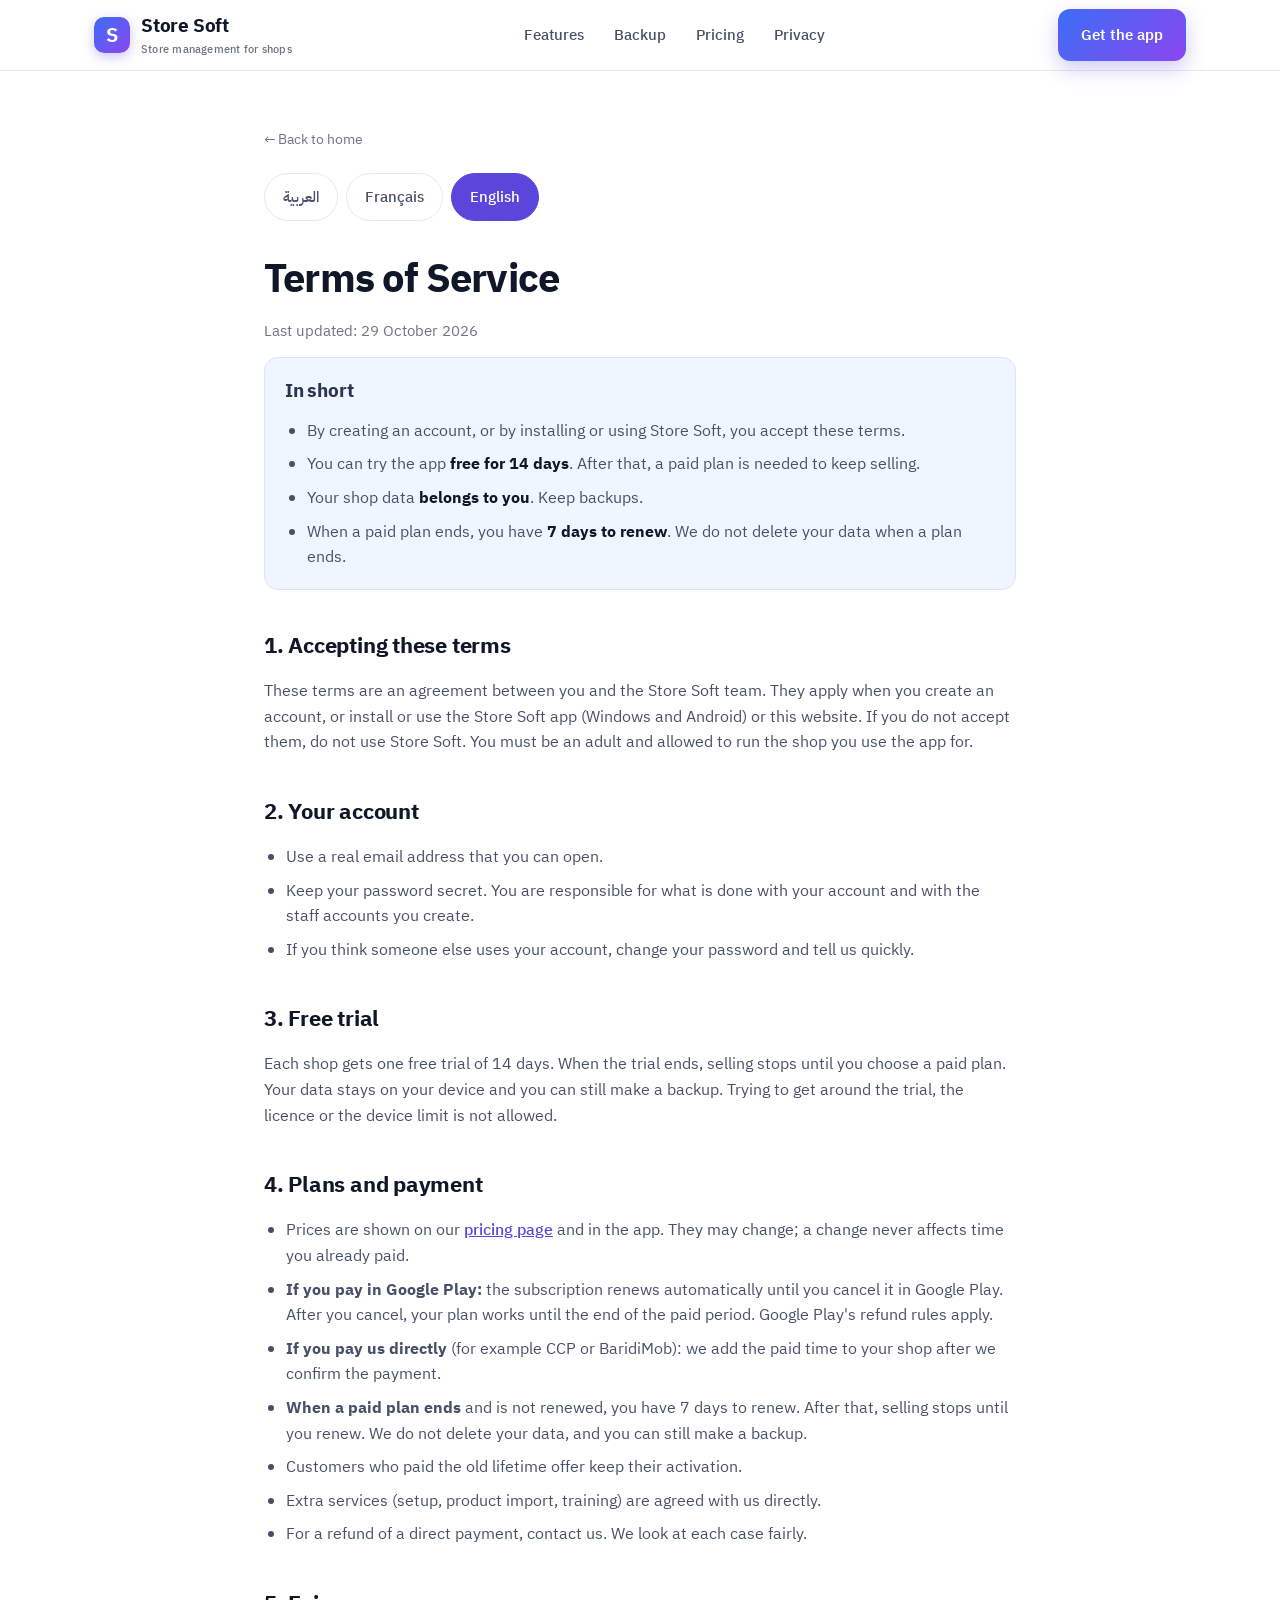
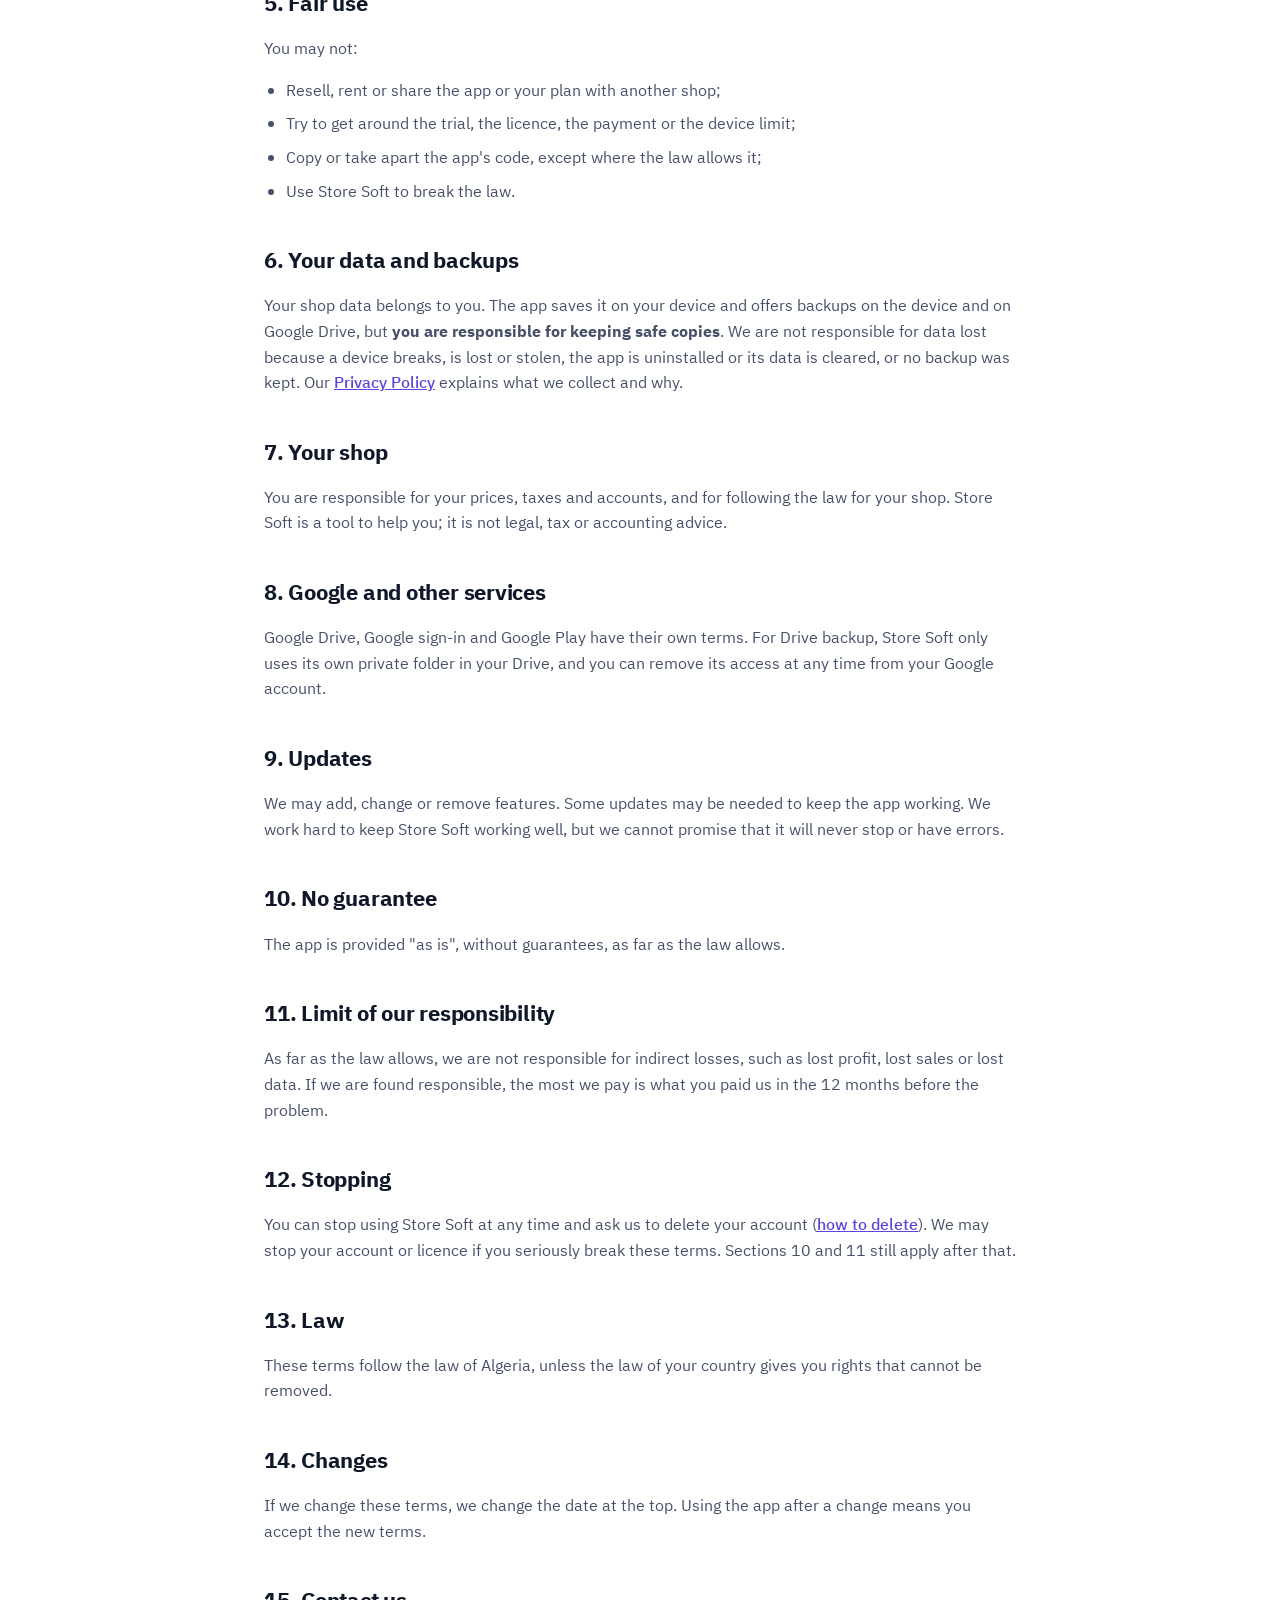
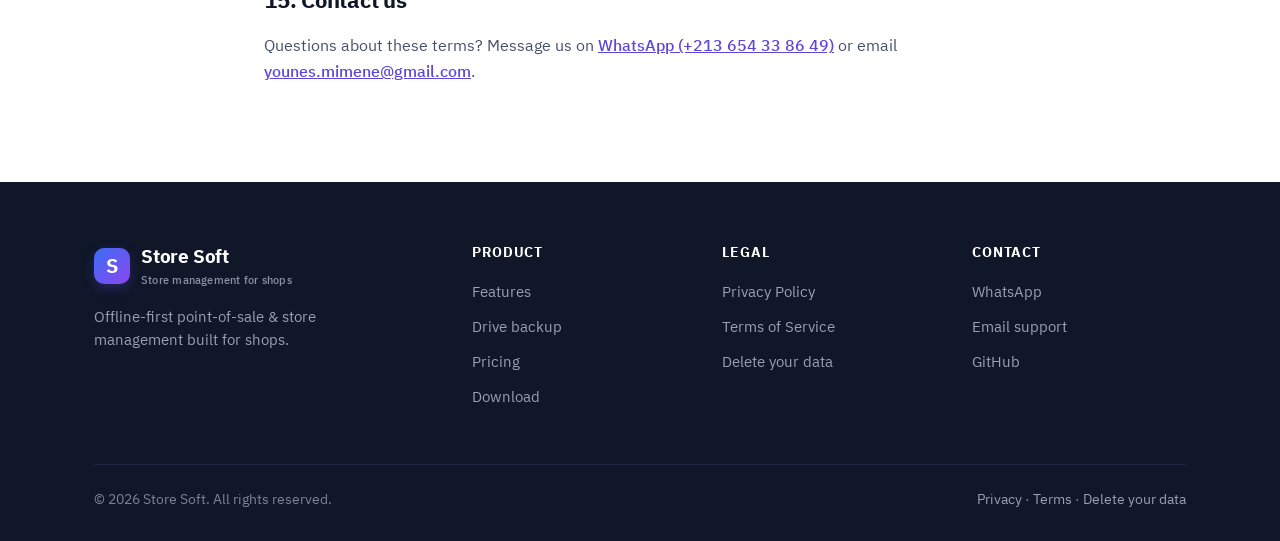
<file: terms.html>
<!DOCTYPE html>
<html lang="en">
<head>
  <meta charset="UTF-8" />
  <meta name="viewport" content="width=device-width, initial-scale=1.0" />
  <meta name="google-site-verification" content="q4sa-fmVwGJOlf542lkuE1kLPuGHTy7R-aptzCyJ97A" />
  <title>Terms of Service — Store Soft</title>
  <meta name="description" content="Store Soft Terms of Service in simple words: free trial, plans and payment, your data, and your rights. Arabic, French and English." />
  <link rel="icon" type="image/png" href="assets/icon.png" />
  <link rel="canonical" href="https://yousoft.site/terms.html" />
  <link rel="stylesheet" href="/assets/fonts/plex.css?v=20261101" />
  <link rel="stylesheet" href="styles.css?v=20261101-font" />
  <link rel="stylesheet" href="legal.css?v=20261029" />
</head>
<body>

  <!-- HEADER -->
  <header class="site-header">
    <div class="container">
      <nav class="nav" id="nav">
        <a class="brand" href="index.html" data-legal-home="" aria-label="Store Soft home">
          <span class="mark">S</span>
          <span class="name">Store Soft<small data-legal-t="tagline">Store management for shops</small></span>
        </a>
        <div class="nav-links">
          <a href="index.html#features" data-legal-home="#features" data-legal-t="features">Features</a>
          <a href="index.html#backup" data-legal-home="#backup" data-legal-t="backup">Backup</a>
          <a href="index.html#pricing" data-legal-home="#pricing" data-legal-t="pricing">Pricing</a>
          <a href="privacy.html" data-legal-t="privacy">Privacy</a>
        </div>
        <div class="nav-cta">
          <a class="btn btn-primary" href="index.html#download" data-legal-home="#download" data-legal-t="getApp">Get the app</a>
        </div>
        <button class="nav-toggle" id="navToggle" aria-label="Open menu" aria-expanded="false">
          <span></span><span></span><span></span>
        </button>
      </nav>
    </div>
  </header>

  <!-- DOCUMENT -->
  <main class="doc">
    <div class="container doc-wrap">
      <a class="back" href="index.html" data-legal-home="" data-legal-t="back">← Back to home</a>
      <nav class="legal-langs" aria-label="Language / اللغة / Langue">
        <a href="?lang=ar" data-legal-switch="ar" lang="ar" dir="rtl">العربية</a>
        <a href="?lang=fr" data-legal-switch="fr" lang="fr">Français</a>
        <a href="?lang=en" data-legal-switch="en" lang="en">English</a>
      </nav>

      <!-- ENGLISH -->
      <article data-legal-lang="en" lang="en" dir="ltr">
        <h1>Terms of Service</h1>
        <p class="updated">Last updated: 29 October 2026</p>

        <div class="callout legal-short" id="summary">
          <h2>In short</h2>
          <ul>
            <li>By creating an account, or by installing or using Store Soft, you accept these terms.</li>
            <li>You can try the app <strong>free for 14 days</strong>. After that, a paid plan is needed to keep selling.</li>
            <li>Your shop data <strong>belongs to you</strong>. Keep backups.</li>
            <li>When a paid plan ends, you have <strong>7 days to renew</strong>. We do not delete your data when a plan ends.</li>
          </ul>
        </div>

        <h2 id="acceptance">1. Accepting these terms</h2>
        <p>
          These terms are an agreement between you and the Store Soft team. They apply when you create
          an account, or install or use the Store Soft app (Windows and Android) or this website. If you
          do not accept them, do not use Store Soft. You must be an adult and allowed to run the shop you
          use the app for.
        </p>

        <h2 id="account">2. Your account</h2>
        <ul>
          <li>Use a real email address that you can open.</li>
          <li>Keep your password secret. You are responsible for what is done with your account and with the staff accounts you create.</li>
          <li>If you think someone else uses your account, change your password and tell us quickly.</li>
        </ul>

        <h2 id="trial">3. Free trial</h2>
        <p>
          Each shop gets one free trial of 14 days. When the trial ends, selling stops until you choose a
          paid plan. Your data stays on your device and you can still make a backup. Trying to get around
          the trial, the licence or the device limit is not allowed.
        </p>

        <h2 id="payment">4. Plans and payment</h2>
        <ul>
          <li>Prices are shown on our <a class="inline" href="/pricing/">pricing page</a> and in the app. They may change; a change never affects time you already paid.</li>
          <li><strong>If you pay in Google Play:</strong> the subscription renews automatically until you cancel it in Google Play. After you cancel, your plan works until the end of the paid period. Google Play's refund rules apply.</li>
          <li><strong>If you pay us directly</strong> (for example CCP or BaridiMob): we add the paid time to your shop after we confirm the payment.</li>
          <li><strong>When a paid plan ends</strong> and is not renewed, you have 7 days to renew. After that, selling stops until you renew. We do not delete your data, and you can still make a backup.</li>
          <li>Customers who paid the old lifetime offer keep their activation.</li>
          <li>Extra services (setup, product import, training) are agreed with us directly.</li>
          <li>For a refund of a direct payment, contact us. We look at each case fairly.</li>
        </ul>

        <h2 id="acceptable">5. Fair use</h2>
        <p>You may not:</p>
        <ul>
          <li>Resell, rent or share the app or your plan with another shop;</li>
          <li>Try to get around the trial, the licence, the payment or the device limit;</li>
          <li>Copy or take apart the app's code, except where the law allows it;</li>
          <li>Use Store Soft to break the law.</li>
        </ul>

        <h2 id="data">6. Your data and backups</h2>
        <p>
          Your shop data belongs to you. The app saves it on your device and offers backups on the device
          and on Google Drive, but <strong>you are responsible for keeping safe copies</strong>. We are not
          responsible for data lost because a device breaks, is lost or stolen, the app is uninstalled or its
          data is cleared, or no backup was kept. Our <a class="inline" href="privacy.html">Privacy Policy</a>
          explains what we collect and why.
        </p>

        <h2 id="business">7. Your shop</h2>
        <p>
          You are responsible for your prices, taxes and accounts, and for following the law for your
          shop. Store Soft is a tool to help you; it is not legal, tax or accounting advice.
        </p>

        <h2 id="google">8. Google and other services</h2>
        <p>
          Google Drive, Google sign-in and Google Play have their own terms. For Drive backup, Store Soft
          only uses its own private folder in your Drive, and you can remove its access at any time from
          your Google account.
        </p>

        <h2 id="availability">9. Updates</h2>
        <p>
          We may add, change or remove features. Some updates may be needed to keep the app working. We
          work hard to keep Store Soft working well, but we cannot promise that it will never stop or have errors.
        </p>

        <h2 id="warranty">10. No guarantee</h2>
        <p>The app is provided "as is", without guarantees, as far as the law allows.</p>

        <h2 id="liability">11. Limit of our responsibility</h2>
        <p>
          As far as the law allows, we are not responsible for indirect losses, such as lost profit, lost
          sales or lost data. If we are found responsible, the most we pay is what you paid us in the
          12 months before the problem.
        </p>

        <h2 id="termination">12. Stopping</h2>
        <p>
          You can stop using Store Soft at any time and ask us to delete your account
          (<a class="inline" href="delete-account.html">how to delete</a>). We may stop your account or
          licence if you seriously break these terms. Sections 10 and 11 still apply after that.
        </p>

        <h2 id="law">13. Law</h2>
        <p>
          These terms follow the law of Algeria, unless the law of your country gives you rights that
          cannot be removed.
        </p>

        <h2 id="changes">14. Changes</h2>
        <p>If we change these terms, we change the date at the top. Using the app after a change means you accept the new terms.</p>

        <h2 id="contact">15. Contact us</h2>
        <p>
          Questions about these terms? Message us on
          <a class="inline" href="https://wa.me/213654338649" target="_blank" rel="noopener">WhatsApp (+213 654 33 86 49)</a>
          or email <a class="inline" href="mailto:younes.mimene@gmail.com">younes.mimene@gmail.com</a>.
        </p>
      </article>

      <!-- FRANÇAIS -->
      <article data-legal-lang="fr" lang="fr" dir="ltr">
        <h1>Conditions d’utilisation</h1>
        <p class="updated">Dernière mise à jour : 29 octobre 2026</p>

        <div class="callout legal-short" id="fr-summary">
          <h2>En bref</h2>
          <ul>
            <li>En créant un compte, ou en installant ou utilisant Store Soft, vous acceptez ces conditions.</li>
            <li>Vous pouvez essayer l’app <strong>gratuitement pendant 14 jours</strong>. Ensuite, une offre payante est nécessaire pour continuer à vendre.</li>
            <li>Les données de votre magasin <strong>vous appartiennent</strong>. Faites des sauvegardes.</li>
            <li>Quand une offre payante se termine, vous avez <strong>7 jours pour la renouveler</strong>. Nous ne supprimons pas vos données à la fin d’une offre.</li>
          </ul>
        </div>

        <h2 id="fr-acceptance">1. Accepter ces conditions</h2>
        <p>
          Ces conditions sont un accord entre vous et l’équipe Store Soft. Elles s’appliquent quand vous
          créez un compte, ou installez ou utilisez l’app Store Soft (Windows et Android) ou ce site. Si vous
          ne les acceptez pas, n’utilisez pas Store Soft. Vous devez être majeur et autorisé à gérer le
          magasin pour lequel vous utilisez l’app.
        </p>

        <h2 id="fr-account">2. Votre compte</h2>
        <ul>
          <li>Utilisez une vraie adresse e-mail que vous pouvez ouvrir.</li>
          <li>Gardez votre mot de passe secret. Vous êtes responsable de ce qui est fait avec votre compte et avec les comptes employés que vous créez.</li>
          <li>Si vous pensez que quelqu’un d’autre utilise votre compte, changez votre mot de passe et prévenez-nous vite.</li>
        </ul>

        <h2 id="fr-trial">3. Essai gratuit</h2>
        <p>
          Chaque magasin a un seul essai gratuit de 14 jours. À la fin de l’essai, la vente s’arrête jusqu’à
          ce que vous choisissiez une offre payante. Vos données restent sur votre appareil et vous pouvez
          toujours faire une sauvegarde. Il est interdit de contourner l’essai, la licence ou la limite d’appareils.
        </p>

        <h2 id="fr-payment">4. Offres et paiement</h2>
        <ul>
          <li>Les prix sont affichés sur notre <a class="inline" href="/pricing/?lang=fr">page des prix</a> et dans l’app. Ils peuvent changer ; un changement ne touche jamais le temps déjà payé.</li>
          <li><strong>Si vous payez sur Google Play :</strong> l’abonnement se renouvelle automatiquement jusqu’à ce que vous l’annuliez dans Google Play. Après l’annulation, votre offre marche jusqu’à la fin de la période payée. Les règles de remboursement de Google Play s’appliquent.</li>
          <li><strong>Si vous nous payez directement</strong> (par exemple CCP ou BaridiMob) : nous ajoutons le temps payé à votre magasin après avoir confirmé le paiement.</li>
          <li><strong>Quand une offre payante se termine</strong> sans renouvellement, vous avez 7 jours pour la renouveler. Ensuite, la vente s’arrête jusqu’au renouvellement. Nous ne supprimons pas vos données, et vous pouvez toujours faire une sauvegarde.</li>
          <li>Les clients qui ont payé l’ancienne offre à vie gardent leur activation.</li>
          <li>Les services en plus (installation, import des produits, formation) se décident directement avec nous.</li>
          <li>Pour un remboursement d’un paiement direct, contactez-nous. Nous étudions chaque cas honnêtement.</li>
        </ul>

        <h2 id="fr-acceptable">5. Bon usage</h2>
        <p>Il est interdit de :</p>
        <ul>
          <li>Revendre, louer ou partager l’app ou votre offre avec un autre magasin ;</li>
          <li>Contourner l’essai, la licence, le paiement ou la limite d’appareils ;</li>
          <li>Copier ou démonter le code de l’app, sauf si la loi le permet ;</li>
          <li>Utiliser Store Soft pour enfreindre la loi.</li>
        </ul>

        <h2 id="fr-data">6. Vos données et sauvegardes</h2>
        <p>
          Les données de votre magasin vous appartiennent. L’app les enregistre sur votre appareil et propose
          des sauvegardes sur l’appareil et sur Google Drive, mais <strong>c’est à vous de garder des copies
          sûres</strong>. Nous ne sommes pas responsables des données perdues parce qu’un appareil tombe en
          panne, est perdu ou volé, que l’app est désinstallée ou ses données effacées, ou qu’aucune
          sauvegarde n’a été faite. Notre <a class="inline" href="privacy.html?lang=fr">politique de confidentialité</a>
          explique ce que nous collectons et pourquoi.
        </p>

        <h2 id="fr-business">7. Votre magasin</h2>
        <p>
          Vous êtes responsable de vos prix, de vos impôts et de vos comptes, et du respect de la loi pour
          votre magasin. Store Soft est un outil pour vous aider ; ce n’est pas un conseil juridique, fiscal
          ou comptable.
        </p>

        <h2 id="fr-google">8. Google et autres services</h2>
        <p>
          Google Drive, la connexion Google et Google Play ont leurs propres conditions. Pour la sauvegarde
          Drive, Store Soft utilise seulement son propre dossier privé dans votre Drive, et vous pouvez
          retirer son accès à tout moment depuis votre compte Google.
        </p>

        <h2 id="fr-availability">9. Mises à jour</h2>
        <p>
          Nous pouvons ajouter, changer ou retirer des fonctions. Certaines mises à jour peuvent être
          nécessaires pour que l’app continue à marcher. Nous faisons tout pour que Store Soft marche bien,
          mais nous ne pouvons pas promettre qu’il ne s’arrêtera jamais ou n’aura aucune erreur.
        </p>

        <h2 id="fr-warranty">10. Pas de garantie</h2>
        <p>L’app est fournie « telle quelle », sans garantie, dans la limite permise par la loi.</p>

        <h2 id="fr-liability">11. Limite de notre responsabilité</h2>
        <p>
          Dans la limite permise par la loi, nous ne sommes pas responsables des pertes indirectes, comme
          un manque à gagner, des ventes perdues ou des données perdues. Si notre responsabilité est
          reconnue, le maximum que nous payons est ce que vous nous avez payé dans les 12 mois avant le problème.
        </p>

        <h2 id="fr-termination">12. Arrêt</h2>
        <p>
          Vous pouvez arrêter d’utiliser Store Soft à tout moment et nous demander de supprimer votre
          compte (<a class="inline" href="delete-account.html">comment supprimer</a>). Nous pouvons arrêter
          votre compte ou votre licence si vous enfreignez gravement ces conditions. Les sections 10 et 11
          restent valables après.
        </p>

        <h2 id="fr-law">13. Loi</h2>
        <p>
          Ces conditions suivent la loi algérienne, sauf si la loi de votre pays vous donne des droits qui
          ne peuvent pas être retirés.
        </p>

        <h2 id="fr-changes">14. Modifications</h2>
        <p>Si nous changeons ces conditions, nous changeons la date en haut. Utiliser l’app après un changement veut dire que vous acceptez les nouvelles conditions.</p>

        <h2 id="fr-contact">15. Nous contacter</h2>
        <p>
          Une question sur ces conditions ? Écrivez-nous sur
          <a class="inline" href="https://wa.me/213654338649" target="_blank" rel="noopener">WhatsApp (+213 654 33 86 49)</a>
          ou par e-mail à <a class="inline" href="mailto:younes.mimene@gmail.com">younes.mimene@gmail.com</a>.
        </p>
      </article>

      <!-- العربية -->
      <article data-legal-lang="ar" lang="ar" dir="rtl">
        <h1>شروط الاستخدام</h1>
        <p class="updated">آخر تحديث: 29 أكتوبر 2026</p>

        <div class="callout legal-short" id="ar-summary">
          <h2>باختصار</h2>
          <ul>
            <li>بإنشاء حساب، أو بتثبيت Store Soft أو استعماله، فإنك توافق على هذه الشروط.</li>
            <li>يمكنك تجربة التطبيق <strong>مجانًا لمدة 14 يومًا</strong>. بعدها تحتاج إلى اشتراك مدفوع لمواصلة البيع.</li>
            <li>بيانات محلك <strong>ملك لك</strong>. احتفظ بنسخ احتياطية.</li>
            <li>عند انتهاء الاشتراك المدفوع، لديك <strong>7 أيام للتجديد</strong>. ولا نحذف بياناتك عند انتهاء الاشتراك.</li>
          </ul>
        </div>

        <h2 id="ar-acceptance">1. قبول هذه الشروط</h2>
        <p>
          هذه الشروط اتفاق بينك وبين فريق Store Soft. وتنطبق عندما تنشئ حسابًا، أو تثبّت تطبيق Store Soft
          (Windows وAndroid) أو تستعمله، أو تستعمل هذا الموقع. إذا لم توافق عليها فلا تستعمل Store Soft.
          ويجب أن تكون بالغًا ومخوّلًا بتسيير المحل الذي تستعمل التطبيق من أجله.
        </p>

        <h2 id="ar-account">2. حسابك</h2>
        <ul>
          <li>استعمل بريدًا إلكترونيًا حقيقيًا تستطيع فتحه.</li>
          <li>احفظ كلمة المرور سرًا. أنت مسؤول عمّا يُفعل بحسابك وبحسابات العمال التي تنشئها.</li>
          <li>إذا ظننت أن شخصًا آخر يستعمل حسابك، غيّر كلمة المرور وأخبرنا بسرعة.</li>
        </ul>

        <h2 id="ar-trial">3. التجربة المجانية</h2>
        <p>
          لكل محل تجربة مجانية واحدة مدتها 14 يومًا. عند انتهائها يتوقف البيع حتى تختار اشتراكًا مدفوعًا.
          تبقى بياناتك على جهازك، ويمكنك دائمًا إنشاء نسخة احتياطية. ولا يُسمح بمحاولة تجاوز التجربة أو
          الرخصة أو حدّ عدد الأجهزة.
        </p>

        <h2 id="ar-payment">4. الاشتراكات والدفع</h2>
        <ul>
          <li>الأسعار معروضة في <a class="inline" href="/pricing/?lang=ar">صفحة الأسعار</a> وفي التطبيق. وقد تتغير، لكن التغيير لا يمسّ أبدًا المدة التي دفعتها.</li>
          <li><strong>إذا دفعت عبر Google Play:</strong> يتجدد الاشتراك تلقائيًا حتى تلغيه من Google Play. بعد الإلغاء يبقى اشتراكك يعمل حتى نهاية المدة المدفوعة. وتنطبق قواعد الاسترداد الخاصة بـ Google Play.</li>
          <li><strong>إذا دفعت لنا مباشرة</strong> (مثلًا عبر CCP أو BaridiMob): نضيف المدة المدفوعة إلى محلك بعد تأكيد الدفع.</li>
          <li><strong>عند انتهاء الاشتراك المدفوع</strong> دون تجديد، لديك 7 أيام للتجديد. بعدها يتوقف البيع حتى تجدد. لا نحذف بياناتك، ويمكنك دائمًا إنشاء نسخة احتياطية.</li>
          <li>الزبائن الذين دفعوا العرض القديم مدى الحياة يحتفظون بتفعيلهم.</li>
          <li>الخدمات الإضافية (التثبيت، إدخال المنتجات، التدريب) يُتفق عليها معنا مباشرة.</li>
          <li>لاسترداد مبلغ دفعته لنا مباشرة، تواصل معنا. ندرس كل حالة بإنصاف.</li>
        </ul>

        <h2 id="ar-acceptable">5. الاستعمال السليم</h2>
        <p>لا يُسمح لك بما يلي:</p>
        <ul>
          <li>إعادة بيع التطبيق أو اشتراكك أو تأجيرهما أو مشاركتهما مع محل آخر؛</li>
          <li>محاولة تجاوز التجربة أو الرخصة أو الدفع أو حدّ عدد الأجهزة؛</li>
          <li>نسخ شيفرة التطبيق أو تفكيكها، إلا حيث يسمح القانون بذلك؛</li>
          <li>استعمال Store Soft لمخالفة القانون.</li>
        </ul>

        <h2 id="ar-data">6. بياناتك ونسخك الاحتياطية</h2>
        <p>
          بيانات محلك ملك لك. يحفظها التطبيق على جهازك ويوفر نسخًا احتياطية على الجهاز وعلى Google Drive،
          لكن <strong>أنت المسؤول عن الاحتفاظ بنسخ آمنة</strong>. لسنا مسؤولين عن البيانات الضائعة بسبب عطل
          الجهاز أو ضياعه أو سرقته، أو إلغاء تثبيت التطبيق أو مسح بياناته، أو عدم وجود نسخة احتياطية.
          وتشرح <a class="inline" href="privacy.html?lang=ar">سياسة الخصوصية</a> ما نجمعه ولماذا.
        </p>

        <h2 id="ar-business">7. محلك</h2>
        <p>
          أنت المسؤول عن أسعارك وضرائبك وحساباتك، وعن احترام القانون في محلك. Store Soft أداة لمساعدتك،
          وليس استشارة قانونية أو ضريبية أو محاسبية.
        </p>

        <h2 id="ar-google">8. Google والخدمات الأخرى</h2>
        <p>
          لكلٍّ من Google Drive والدخول بحساب Google وGoogle Play شروطه الخاصة. في النسخ على Drive، لا
          يستعمل Store Soft إلا مجلده الخاص في Drive الخاص بك، ويمكنك إزالة إذنه في أي وقت من حساب Google.
        </p>

        <h2 id="ar-availability">9. التحديثات</h2>
        <p>
          قد نضيف ميزات أو نغيّرها أو نزيلها. وقد تكون بعض التحديثات ضرورية ليبقى التطبيق يعمل. نعمل
          جاهدين ليعمل Store Soft جيدًا، لكننا لا نستطيع أن نعد بأنه لن يتوقف أبدًا أو لن يحدث فيه خطأ.
        </p>

        <h2 id="ar-warranty">10. دون ضمان</h2>
        <p>يُقدَّم التطبيق «كما هو»، دون ضمانات، في الحدود التي يسمح بها القانون.</p>

        <h2 id="ar-liability">11. حدود مسؤوليتنا</h2>
        <p>
          في الحدود التي يسمح بها القانون، لسنا مسؤولين عن الخسائر غير المباشرة، مثل الربح الفائت أو
          المبيعات الضائعة أو البيانات الضائعة. وإذا ثبتت مسؤوليتنا، فأقصى ما ندفعه هو ما دفعته لنا خلال
          الأشهر الـ12 التي سبقت المشكلة.
        </p>

        <h2 id="ar-termination">12. التوقف</h2>
        <p>
          يمكنك التوقف عن استعمال Store Soft في أي وقت وطلب حذف حسابك
          (<a class="inline" href="delete-account.html">طريقة الحذف</a>). وقد نوقف حسابك أو رخصتك إذا خالفت
          هذه الشروط مخالفة جسيمة. ويبقى القسمان 10 و11 ساريين بعد ذلك.
        </p>

        <h2 id="ar-law">13. القانون</h2>
        <p>
          تخضع هذه الشروط للقانون الجزائري، إلا إذا منحك قانون بلدك حقوقًا لا يمكن التنازل عنها.
        </p>

        <h2 id="ar-changes">14. التغييرات</h2>
        <p>إذا غيّرنا هذه الشروط نغيّر التاريخ في أعلى الصفحة. واستعمالك للتطبيق بعد التغيير يعني قبولك للشروط الجديدة.</p>

        <h2 id="ar-contact">15. اتصل بنا</h2>
        <p>
          لديك سؤال عن هذه الشروط؟ راسلنا على
          <a class="inline" href="https://wa.me/213654338649" target="_blank" rel="noopener" dir="ltr">WhatsApp (+213 654 33 86 49)</a>
          أو عبر البريد <a class="inline" href="mailto:younes.mimene@gmail.com">younes.mimene@gmail.com</a>.
        </p>
      </article>
    </div>
  </main>

  <!-- FOOTER -->
  <footer class="site-footer">
    <div class="container">
      <div class="footer-grid">
        <div>
          <a class="brand" href="index.html" data-legal-home="">
            <span class="mark">S</span>
            <span class="name">Store Soft<small data-legal-t="tagline">Store management for shops</small></span>
          </a>
          <p class="about" data-legal-t="about">Offline-first point-of-sale &amp; store management built for shops.</p>
        </div>
        <div class="footer-col">
          <h4 data-legal-t="product">Product</h4>
          <a href="index.html#features" data-legal-home="#features" data-legal-t="features">Features</a>
          <a href="index.html#backup" data-legal-home="#backup" data-legal-t="drive">Drive backup</a>
          <a href="index.html#pricing" data-legal-home="#pricing" data-legal-t="pricing">Pricing</a>
          <a href="index.html#download" data-legal-home="#download" data-legal-t="download">Download</a>
        </div>
        <div class="footer-col">
          <h4 data-legal-t="legal">Legal</h4>
          <a href="privacy.html" data-legal-t="privacyPolicy">Privacy Policy</a>
          <a href="terms.html" data-legal-t="termsOfService">Terms of Service</a>
          <a href="delete-account.html" data-legal-t="deleteData">Delete your data</a>
        </div>
        <div class="footer-col">
          <h4 data-legal-t="contact">Contact</h4>
          <a href="https://wa.me/213654338649" target="_blank" rel="noopener">WhatsApp</a>
          <a href="mailto:younes.mimene@gmail.com" data-legal-t="email">Email support</a>
          <a href="https://github.com/dzstoredzd/dz-store-management" target="_blank" rel="noopener">GitHub</a>
        </div>
      </div>
      <div class="footer-bottom">
        <span>© <span id="year">2026</span> Store Soft. <span data-legal-t="rights">All rights reserved.</span></span>
        <span><a href="privacy.html" data-legal-t="privacy">Privacy</a> · <a href="terms.html" data-legal-t="terms">Terms</a> · <a href="delete-account.html" data-legal-t="deleteData">Delete your data</a></span>
      </div>
    </div>
  </footer>

  <script src="legal.js?v=20261029"></script>
</body>
</html>
</file>
<file: assets/fonts/plex.css>
/* IBM Plex Sans Arabic, the Store Soft app font (SIL OFL, see IBMPlexSansArabic-OFL.txt). Self-hosted: no Google Fonts request. */
@font-face { font-family: "IBM Plex Sans Arabic"; font-style: normal; font-weight: 400; font-display: swap; src: url("IBMPlexSansArabic-Regular.woff2") format("woff2"); }
@font-face { font-family: "IBM Plex Sans Arabic"; font-style: normal; font-weight: 500; font-display: swap; src: url("IBMPlexSansArabic-Medium.woff2") format("woff2"); }
@font-face { font-family: "IBM Plex Sans Arabic"; font-style: normal; font-weight: 600; font-display: swap; src: url("IBMPlexSansArabic-SemiBold.woff2") format("woff2"); }
@font-face { font-family: "IBM Plex Sans Arabic"; font-style: normal; font-weight: 700 900; font-display: swap; src: url("IBMPlexSansArabic-Bold.woff2") format("woff2"); }
</file>
<file: styles.css>
/* Store Soft — landing site
   Self-contained, no external dependencies. Brand: blue→purple gradient. */

:root {
  --blue: #3b6ef6;
  --purple: #8b46f0;
  --grad: linear-gradient(135deg, #3b6ef6 0%, #8b46f0 100%);
  --grad-soft: linear-gradient(135deg, rgba(59, 110, 246, .10), rgba(139, 70, 240, .10));

  --ink: #0f1729;
  --ink-soft: #475069;
  --ink-faint: #6b7385;
  --line: #e7e9f0;
  --bg: #ffffff;
  --bg-alt: #f7f8fc;
  --card: #ffffff;

  --radius: 16px;
  --radius-lg: 24px;
  --shadow-sm: 0 1px 3px rgba(16, 24, 40, .06), 0 1px 2px rgba(16, 24, 40, .04);
  --shadow: 0 12px 30px rgba(16, 24, 40, .08), 0 4px 8px rgba(16, 24, 40, .04);
  --shadow-lg: 0 30px 60px rgba(46, 38, 120, .18);

  --maxw: 1140px;
  --font: "IBM Plex Sans Arabic", -apple-system, BlinkMacSystemFont, "Segoe UI", Roboto, "Helvetica Neue",
    Arial, "Noto Sans", "Noto Sans Arabic", sans-serif;
}

* { box-sizing: border-box; }

html { scroll-behavior: smooth; }

body {
  margin: 0;
  font-family: var(--font);
  color: var(--ink);
  background: var(--bg);
  line-height: 1.6;
  -webkit-font-smoothing: antialiased;
  text-rendering: optimizeLegibility;
}

a { color: inherit; text-decoration: none; }

img { max-width: 100%; display: block; }

.container {
  width: 100%;
  max-width: var(--maxw);
  margin-inline: auto;
  padding-inline: 24px;
}

/* ---------- Buttons ---------- */
.btn {
  display: inline-flex;
  align-items: center;
  gap: 10px;
  padding: 13px 22px;
  border-radius: 12px;
  font-weight: 600;
  font-size: 15px;
  border: 1px solid transparent;
  cursor: pointer;
  transition: transform .15s ease, box-shadow .15s ease, background .15s ease;
  white-space: nowrap;
}
.btn:hover { transform: translateY(-1px); }
.btn-primary {
  background: var(--grad);
  color: #fff;
  box-shadow: 0 8px 20px rgba(91, 70, 220, .28);
}
.btn-primary:hover { box-shadow: 0 12px 26px rgba(91, 70, 220, .36); }
.btn-ghost {
  background: #fff;
  color: var(--ink);
  border-color: var(--line);
  box-shadow: var(--shadow-sm);
}
.btn-ghost:hover { border-color: #d3d7e4; }
.btn-lg { padding: 16px 28px; font-size: 16px; }

/* ---------- Logo ---------- */
.brand { display: inline-flex; align-items: center; gap: 11px; font-weight: 700; }
.brand .mark {
  width: 36px; height: 36px;
  border-radius: 10px;
  background: var(--grad);
  display: grid; place-items: center;
  color: #fff; font-weight: 800; font-size: 20px;
  box-shadow: 0 4px 12px rgba(91, 70, 220, .3);
  font-family: "IBM Plex Sans Arabic", "Segoe UI", Arial, sans-serif;
}
.brand-logo { width: 42px; height: 42px; border-radius: 12px; box-shadow: 0 7px 20px rgba(59, 110, 246, .22); }
.brand .name { font-size: 19px; letter-spacing: -.01em; }
.brand .name small { display: block; font-size: 11px; font-weight: 500; color: var(--ink-faint); letter-spacing: .02em; }

/* ---------- Header ---------- */
.site-header {
  position: sticky; top: 0; z-index: 50;
  background: rgba(255, 255, 255, .82);
  backdrop-filter: saturate(180%) blur(14px);
  border-bottom: 1px solid var(--line);
}
.nav {
  display: flex; align-items: center; justify-content: space-between;
  height: 70px;
}
.nav-links { display: flex; align-items: center; gap: 30px; }
.nav-links a { color: var(--ink-soft); font-weight: 500; font-size: 15px; transition: color .15s; }
.nav-links a:hover { color: var(--ink); }
.nav-cta { display: flex; align-items: center; gap: 12px; }
.nav-toggle { display: none; background: none; border: 0; cursor: pointer; padding: 8px; }
.nav-toggle span { display: block; width: 22px; height: 2px; background: var(--ink); margin: 5px 0; border-radius: 2px; }

/* ---------- Hero ---------- */
.hero {
  position: relative;
  padding: 80px 0 70px;
  overflow: hidden;
}
.hero::before {
  content: "";
  position: absolute; inset: 0;
  background:
    radial-gradient(900px 400px at 80% -10%, rgba(139, 70, 240, .12), transparent 60%),
    radial-gradient(700px 380px at 0% 10%, rgba(59, 110, 246, .12), transparent 55%);
  z-index: -1;
}
.hero-grid {
  display: grid;
  grid-template-columns: 1.05fr .95fr;
  gap: 56px;
  align-items: center;
}
.eyebrow {
  display: inline-flex; align-items: center; gap: 8px;
  background: var(--grad-soft);
  color: #5b46dc;
  border: 1px solid rgba(91, 70, 220, .18);
  padding: 6px 14px; border-radius: 999px;
  font-size: 13px; font-weight: 600;
  margin-bottom: 22px;
}
.hero h1 {
  font-size: clamp(34px, 5vw, 54px);
  line-height: 1.07;
  letter-spacing: -.02em;
  margin: 0 0 18px;
  font-weight: 800;
}
.hero h1 .grad { background: var(--grad); -webkit-background-clip: text; background-clip: text; color: transparent; }
.hero p.lead { font-size: 19px; color: var(--ink-soft); margin: 0 0 30px; max-width: 540px; }
.hero-actions { display: flex; gap: 14px; flex-wrap: wrap; margin-bottom: 22px; }
.hero-note { font-size: 14px; color: var(--ink-faint); display: flex; gap: 18px; flex-wrap: wrap; }
.hero-note span { display: inline-flex; align-items: center; gap: 7px; }
.check { color: #16a34a; font-weight: 700; }

/* Phone mockup */
.mockup { position: relative; display: grid; place-items: center; }
.phone {
  width: 290px;
  background: #0f1729;
  border-radius: 38px;
  padding: 12px;
  box-shadow: var(--shadow-lg);
  position: relative;
}
.phone::before {
  content: ""; position: absolute; top: 22px; left: 50%; transform: translateX(-50%);
  width: 110px; height: 7px; background: #2b3550; border-radius: 999px; z-index: 3;
}
.phone-screen {
  background: var(--bg-alt);
  border-radius: 28px;
  overflow: hidden;
  aspect-ratio: 9 / 19;
}
.screen-top { background: var(--grad); color: #fff; padding: 34px 18px 16px; }
.screen-top .st-title { font-weight: 700; font-size: 16px; }
.screen-top .st-sub { font-size: 12px; opacity: .85; }
.screen-body { padding: 14px; display: grid; gap: 10px; }
.srow {
  background: #fff; border-radius: 12px; padding: 11px 13px;
  box-shadow: var(--shadow-sm);
  display: flex; align-items: center; justify-content: space-between;
  font-size: 13px;
}
.srow .dot { width: 30px; height: 30px; border-radius: 8px; background: var(--grad-soft); display: grid; place-items: center; }
.srow b { color: var(--ink); }
.srow .amt { font-weight: 700; color: #5b46dc; }
.screen-total {
  margin-top: 4px; background: #0f1729; color: #fff; border-radius: 12px;
  padding: 13px 15px; display: flex; justify-content: space-between; align-items: center;
}
.screen-total .big { font-size: 18px; font-weight: 800; }
.float-badge {
  position: absolute; background: #fff; border-radius: 14px; box-shadow: var(--shadow);
  padding: 11px 14px; font-size: 13px; font-weight: 600; display: flex; align-items: center; gap: 9px;
}
.float-badge .ic { width: 28px; height: 28px; border-radius: 8px; display: grid; place-items: center; color: #fff; }
.float-badge.b1 { top: 36px; left: -28px; }
.float-badge.b2 { bottom: 60px; right: -34px; }

/* ---------- Logos / trust strip ---------- */
.trust {
  border-top: 1px solid var(--line); border-bottom: 1px solid var(--line);
  background: var(--bg-alt);
  padding: 26px 0;
}
.trust-inner { display: flex; align-items: center; justify-content: center; gap: 14px 40px; flex-wrap: wrap; color: var(--ink-faint); font-weight: 600; font-size: 14px; }
.trust-inner b { color: var(--ink); }

/* ---------- Section ---------- */
section.block { padding: 84px 0; }
section.alt { background: var(--bg-alt); }
.section-head { max-width: 680px; margin: 0 auto 52px; text-align: center; }
.section-head .eyebrow { margin-bottom: 16px; }
.section-head h2 { font-size: clamp(28px, 3.4vw, 40px); line-height: 1.12; letter-spacing: -.02em; margin: 0 0 14px; font-weight: 800; }
.section-head p { font-size: 18px; color: var(--ink-soft); margin: 0; }

/* ---------- Feature grid ---------- */
.features { display: grid; grid-template-columns: repeat(3, 1fr); gap: 22px; }
.feature {
  background: var(--card); border: 1px solid var(--line); border-radius: var(--radius);
  padding: 26px; box-shadow: var(--shadow-sm);
  transition: transform .18s ease, box-shadow .18s ease, border-color .18s;
}
.feature:hover { transform: translateY(-4px); box-shadow: var(--shadow); border-color: #dfe3ee; }
.feature .ic {
  width: 50px; height: 50px; border-radius: 13px; background: var(--grad-soft);
  display: grid; place-items: center; margin-bottom: 18px; font-size: 24px;
}
.feature h3 { margin: 0 0 9px; font-size: 19px; letter-spacing: -.01em; }
.feature p { margin: 0; color: var(--ink-soft); font-size: 15px; }

/* ---------- Split feature rows ---------- */
.split { display: grid; grid-template-columns: 1fr 1fr; gap: 56px; align-items: center; }
.split + .split { margin-top: 80px; }
.split.reverse .split-media { order: -1; }
.split-text h3 { font-size: clamp(24px, 3vw, 32px); letter-spacing: -.02em; margin: 0 0 16px; }
.split-text p { font-size: 17px; color: var(--ink-soft); margin: 0 0 18px; }
.ticklist { list-style: none; padding: 0; margin: 0; display: grid; gap: 12px; }
.ticklist li { display: flex; gap: 12px; align-items: flex-start; font-size: 16px; color: var(--ink-soft); }
.ticklist li::before { content: "✓"; color: #fff; background: var(--grad); width: 22px; height: 22px; border-radius: 7px; display: grid; place-items: center; font-size: 13px; flex: 0 0 auto; margin-top: 3px; }
.split-media {
  background: var(--grad-soft); border: 1px solid var(--line); border-radius: var(--radius-lg);
  padding: 30px; box-shadow: var(--shadow-sm); min-height: 280px;
  display: grid; place-items: center;
}
.media-card { background: #fff; border-radius: var(--radius); box-shadow: var(--shadow); width: 100%; overflow: hidden; }
.mc-head { padding: 16px 18px; border-bottom: 1px solid var(--line); display: flex; align-items: center; gap: 10px; font-weight: 700; }
.mc-head .ic { width: 34px; height: 34px; border-radius: 9px; background: var(--grad); color: #fff; display: grid; place-items: center; }
.mc-body { padding: 18px; display: grid; gap: 12px; }
.bar { height: 10px; border-radius: 6px; background: #eef0f7; overflow: hidden; }
.bar i { display: block; height: 100%; background: var(--grad); border-radius: 6px; }
.kv { display: flex; justify-content: space-between; font-size: 14px; color: var(--ink-soft); }
.kv b { color: var(--ink); }

/* Drive backup security note box */
.note-box {
  margin-top: 22px; background: #f0f6ff; border: 1px solid #d6e4ff; border-radius: 14px;
  padding: 16px 18px; font-size: 14.5px; color: #234; display: flex; gap: 12px;
}
.note-box .ic { flex: 0 0 auto; }

/* ---------- Pricing ---------- */
.pricing { display: grid; grid-template-columns: repeat(3, 1fr); gap: 22px; align-items: stretch; }
.price-card {
  background: var(--card); border: 1px solid var(--line); border-radius: var(--radius-lg);
  padding: 30px; box-shadow: var(--shadow-sm); display: flex; flex-direction: column;
}
.price-card.featured { border: 2px solid transparent; background:
  linear-gradient(#fff, #fff) padding-box,
  var(--grad) border-box; box-shadow: var(--shadow); position: relative; }
.price-card.featured .tag {
  position: absolute; top: -13px; left: 50%; transform: translateX(-50%);
  background: var(--grad); color: #fff; font-size: 12px; font-weight: 700;
  padding: 5px 14px; border-radius: 999px; letter-spacing: .03em;
}
.price-card h3 { margin: 0 0 6px; font-size: 20px; }
.price-card .sub { color: var(--ink-faint); font-size: 14px; margin: 0 0 18px; }
.price { font-size: 38px; font-weight: 800; letter-spacing: -.02em; }
.price small { font-size: 15px; font-weight: 500; color: var(--ink-faint); }
.price-card ul { list-style: none; padding: 18px 0 0; margin: 0 0 24px; display: grid; gap: 11px; }
.price-card ul li { display: flex; gap: 10px; font-size: 15px; color: var(--ink-soft); }
.price-card ul li::before { content: "✓"; color: #16a34a; font-weight: 800; }
.price-card .btn { margin-top: auto; justify-content: center; }

/* ---------- FAQ ---------- */
.faq { max-width: 800px; margin-inline: auto; }
.faq details {
  border: 1px solid var(--line); border-radius: 14px; background: #fff;
  padding: 4px 20px; margin-bottom: 14px; box-shadow: var(--shadow-sm);
}
.faq summary {
  cursor: pointer; list-style: none; padding: 18px 0; font-weight: 600; font-size: 17px;
  display: flex; justify-content: space-between; align-items: center; gap: 16px;
}
.faq summary::-webkit-details-marker { display: none; }
.faq summary::after { content: "+"; font-size: 24px; color: var(--purple); font-weight: 400; transition: transform .2s; }
.faq details[open] summary::after { transform: rotate(45deg); }
.faq details p { margin: 0 0 18px; color: var(--ink-soft); font-size: 16px; }

/* ---------- CTA band ---------- */
.cta-band { padding: 80px 0; }
.cta-inner {
  background: var(--grad); border-radius: var(--radius-lg); color: #fff;
  padding: 56px 48px; text-align: center; box-shadow: var(--shadow-lg);
  position: relative; overflow: hidden;
}
.cta-inner::after {
  content: ""; position: absolute; inset: 0;
  background: radial-gradient(600px 300px at 80% -20%, rgba(255,255,255,.18), transparent 60%);
}
.cta-inner h2 { font-size: clamp(28px, 4vw, 40px); margin: 0 0 14px; position: relative; }
.cta-inner p { font-size: 18px; opacity: .92; margin: 0 0 28px; position: relative; }
.cta-inner .btn-ghost { background: rgba(255,255,255,.14); color: #fff; border-color: rgba(255,255,255,.35); backdrop-filter: blur(4px); }
.cta-inner .actions { display: flex; gap: 14px; justify-content: center; flex-wrap: wrap; position: relative; }

/* ---------- Footer ---------- */
.site-footer { background: #0f1729; color: #c4cad9; padding: 60px 0 30px; }
.footer-grid { display: grid; grid-template-columns: 1.6fr 1fr 1fr 1fr; gap: 36px; }
.site-footer .brand .name { color: #fff; }
.site-footer .brand .name small { color: #8b93a7; }
.site-footer p.about { margin: 16px 0 0; max-width: 300px; font-size: 14.5px; color: #99a1b3; }
.footer-col h4 { color: #fff; font-size: 14px; text-transform: uppercase; letter-spacing: .06em; margin: 0 0 16px; }
.footer-col a { display: block; color: #99a1b3; font-size: 15px; margin-bottom: 11px; transition: color .15s; }
.footer-col a:hover { color: #fff; }
.footer-bottom {
  border-top: 1px solid #1f2840; margin-top: 44px; padding-top: 24px;
  display: flex; justify-content: space-between; gap: 16px; flex-wrap: wrap;
  font-size: 14px; color: #7c8499;
}
.footer-bottom a { color: #99a1b3; }
.footer-bottom a:hover { color: #fff; }

/* ---------- Legal / document pages ---------- */
.doc { padding: 56px 0 80px; }
.doc-wrap { max-width: 800px; margin-inline: auto; }
.doc .back { color: var(--ink-faint); font-size: 14px; display: inline-flex; gap: 6px; margin-bottom: 22px; }
.doc .back:hover { color: var(--ink); }
.doc h1 { font-size: clamp(30px, 4vw, 40px); letter-spacing: -.02em; margin: 0 0 8px; }
.doc .updated { color: var(--ink-faint); font-size: 15px; margin: 0 0 14px; }
.doc .intro { font-size: 17px; color: var(--ink-soft); margin: 0 0 30px; padding-bottom: 24px; border-bottom: 1px solid var(--line); }
.doc h2 { font-size: 22px; letter-spacing: -.01em; margin: 38px 0 12px; }
.doc h3 { font-size: 18px; margin: 24px 0 8px; }
.doc p, .doc li { font-size: 16px; color: var(--ink-soft); }
.doc code { overflow-wrap: anywhere; }
.doc ul { padding-left: 22px; display: grid; gap: 8px; }
.doc a.inline { color: #5b46dc; font-weight: 500; text-decoration: underline; }
.doc .callout {
  background: #f0f6ff; border: 1px solid #d6e4ff; border-radius: 14px;
  padding: 18px 20px; margin: 24px 0; color: #2a3550;
}
.doc .callout strong { color: var(--ink); }
.toc {
  background: var(--bg-alt); border: 1px solid var(--line); border-radius: 14px;
  padding: 18px 22px; margin: 0 0 34px;
}
.toc h4 { margin: 0 0 10px; font-size: 13px; text-transform: uppercase; letter-spacing: .06em; color: var(--ink-faint); }
.toc ol { margin: 0; padding-left: 20px; columns: 2; gap: 24px; }
.toc li { margin-bottom: 6px; }
.toc a { color: var(--ink-soft); font-size: 15px; }
.toc a:hover { color: #5b46dc; }

/* ---------- Responsive ---------- */
@media (max-width: 960px) {
  .hero-grid { grid-template-columns: 1fr; gap: 48px; }
  .mockup { order: -1; }
  .features { grid-template-columns: repeat(2, 1fr); }
  .pricing { grid-template-columns: 1fr; max-width: 460px; margin-inline: auto; }
  .split, .split.reverse { grid-template-columns: 1fr; gap: 32px; }
  .split.reverse .split-media { order: 0; }
  .footer-grid { grid-template-columns: 1fr 1fr; gap: 30px; }
}
@media (max-width: 720px) {
  .nav-links, .nav-cta .btn-ghost { display: none; }
  .nav-toggle { display: block; }
  .nav.open .nav-links {
    display: flex; flex-direction: column; gap: 0;
    position: absolute; top: 70px; left: 0; right: 0;
    background: #fff; border-bottom: 1px solid var(--line); padding: 8px 24px 16px;
  }
  .nav.open .nav-links a { padding: 12px 0; border-bottom: 1px solid var(--line); width: 100%; }
  section.block { padding: 60px 0; }
  .features { grid-template-columns: 1fr; }
  .cta-inner { padding: 40px 24px; }
  .toc ol { columns: 1; }
  .footer-grid { grid-template-columns: 1fr; }
  .container { padding-inline: 18px; }
  body:not(.home-page) .site-header .brand .name small { display: none; }
  body:not(.home-page) .site-header .brand .name { font-size: 17px; }
  body:not(.home-page) .site-header .brand .mark { flex-shrink: 0; }
  body:not(.home-page) .site-header .nav-cta .btn { min-height: 48px; padding-inline: 12px; font-size: 14px; }
  body:not(.home-page) .site-header .nav-toggle { min-width: 48px; min-height: 48px; }
}

/* Homepage language controls and RTL copy. Legal pages retain their layout. */
.home-page .home-language { display: inline-flex; min-width: 48px; min-height: 48px; justify-content: center; }
.home-page .nav-toggle { min-width: 48px; min-height: 48px; }
.home-page .btn { min-height: 48px; }
.home-page .hero h1, .home-page .section-head h2 { line-height: 1.3; }
.home-page .price, .home-page .amt, .home-page .big { unicode-bidi: isolate; }
.home-page .cta-inner::after { pointer-events: none; }
.home-page [data-home-copy] { overflow-wrap: anywhere; }
@media (min-width: 721px) and (max-width: 1200px) {
  .home-page .nav-links { gap: 16px; }
  .home-page .nav-cta > .btn-ghost:not(.home-language) { display: none; }
}
@media (max-width: 720px) {
  .home-page .nav-cta > .btn-primary { display: none; }
  .home-page .nav-cta { margin-inline-start: auto; margin-inline-end: 8px; }
  .home-page .hero-actions .btn { white-space: normal; text-align: center; justify-content: center; }
  .home-page .float-badge.b1 { left: 0; }
  .home-page .float-badge.b2 { right: 0; }
  .home-page .phone { max-width: 100%; }
  .home-page .price-card { padding: 24px; }
  .home-page .price-card .btn, .home-page .cta-inner .btn { white-space: normal; text-align: center; }
  .home-page .srow { gap: 8px; }
  .home-page .srow .amt { flex-shrink: 0; }
}
</file>
<file: pricing/pricing.css>
:root { color-scheme: light; font-family: "IBM Plex Sans Arabic", system-ui, -apple-system, "Segoe UI", sans-serif; color: #192442; background: #f6f8fd; --blue: #2563eb; --purple: #713de3; }
* { box-sizing: border-box; }
[hidden] { display: none !important; }
body { margin: 0; line-height: 1.7; }
a { color: #315aca; text-decoration: none; }
button { font: inherit; color: inherit; }
button, .button, .languages a, footer a { min-height: 48px; }
button { border: 1px solid #cdd6eb; border-radius: 12px; background: white; padding: 8px 16px; cursor: pointer; }
button:hover, .languages a:hover { background: #eef2ff; }
:focus-visible { outline: 3px solid #7543e6; outline-offset: 3px; }
.wrap { width: calc(100% - 40px); max-width: 1120px; margin: auto; }
.topbar { display: flex; justify-content: space-between; align-items: center; gap: 16px; padding: 24px 0; border-bottom: 1px solid #e1e6f3; }
.brand { display: flex; align-items: center; gap: 12px; color: #192442; font-size: 20px; white-space: nowrap; }
.brand img { border-radius: 12px; }
.languages { display: flex; gap: 4px; }
.languages a { padding: 10px 12px; border-radius: 10px; display: inline-flex; align-items: center; }
.languages a[aria-current="true"] { background: #e7eaff; color: #4b2db4; font-weight: 700; }
main { padding-top: 32px; }
#status { text-align: center; color: #59647e; min-height: 28px; margin: 0 0 24px; }
#status:empty { display: none; }
#status.error { color: #9f2939; background: #fff0f1; padding: 16px; border-radius: 14px; }
.last, .offer { width: 100%; max-width: 520px; margin-left: auto; margin-right: auto; }
.last { margin-bottom: 16px; }
.last-offer { display: flex; flex-direction: column; gap: 8px; padding: 14px 18px; border-radius: 16px; border: 1px solid #f3c79c; background: #fff6ec; color: #6b3508; overflow-wrap: break-word; overflow-wrap: anywhere; }
.last-offer:hover { background: #ffefdd; }
.last-title { font-weight: 700; }
.last-row { display: flex; align-items: center; justify-content: space-between; flex-wrap: wrap; gap: 8px; }
.ask { color: #4b2db4; font-weight: 700; font-size: 15px; }
.badge { padding: 4px 12px; border-radius: 999px; background: #ffe2c7; color: #a1460a; font-size: 14px; font-weight: 700; }
.offers { display: flex; justify-content: center; }
.offer { border: 1px solid #dce3f3; border-top: 5px solid #7543e6; border-radius: 24px; background: #fff; padding: 32px; display: flex; flex-direction: column; box-shadow: 0 12px 40px #283f7710; overflow-wrap: break-word; overflow-wrap: anywhere; }
.offer h2 { margin: 0; font-size: 20px; line-height: 1.4; color: #4b2db4; }
.price { margin: 8px 0 0; display: flex; align-items: baseline; flex-wrap: wrap; gap: 8px; }
.amount { font-size: 38px; font-size: clamp(38px, 6vw, 48px); color: #253e83; font-weight: 800; line-height: 1.2; font-variant-numeric: tabular-nums; }
.period { color: #59647e; font-size: 18px; font-weight: 600; }
.per-day { margin: 4px 0 0; color: #1f7a4d; font-weight: 700; }
.devices { margin: 24px 0 8px; padding: 10px 10px 10px 16px; border-radius: 16px; background: #f3f5fc; display: flex; align-items: center; justify-content: space-between; flex-wrap: wrap; gap: 12px; }
[dir="rtl"] .devices { padding: 10px 16px 10px 10px; }
.devices-label { font-weight: 600; }
.stepper { display: flex; align-items: center; gap: 8px; }
.stepper button { width: 48px; height: 48px; padding: 0; font-size: 24px; font-weight: 700; line-height: 1; color: #4b2db4; }
.stepper button:disabled { opacity: .4; cursor: default; background: white; }
.count { min-width: 40px; text-align: center; font-size: 22px; font-weight: 800; font-variant-numeric: tabular-nums; }
.extra { margin: 0; color: #59647e; font-size: 14px; }
.gains { margin: 24px 0 0; font-size: 18px; }
.features { padding: 0; list-style: none; margin: 8px 0 24px; }
.features li { padding: 6px 0 6px 25px; position: relative; }
.features li::before { content: "✓"; position: absolute; left: 0; color: #6840c0; font-weight: 700; }
[dir="rtl"] .features li { padding-right: 25px; padding-left: 0; }
[dir="rtl"] .features li::before { left: auto; right: 0; }
.button { display: inline-flex; align-items: center; justify-content: center; border-radius: 12px; padding: 12px 24px; background: linear-gradient(120deg, #2563eb, #713de3); color: white; font-weight: 700; text-align: center; }
.button:hover { filter: brightness(1.08); }
.offer .button { width: 100%; font-size: 18px; }
.payment { text-align: center; color: #3b4766; font-weight: 600; margin: 12px 0 0; }
.billing-note { color: #59647e; font-size: 13px; text-align: center; margin: 4px 0 0; }
.support { margin: 40px 0 20px; padding: 28px; border-radius: 24px; background: #eaeefb; display: flex; align-items: center; justify-content: space-between; gap: 24px; }
.support h2, .support p { margin: 0; }
footer { display: flex; justify-content: center; flex-wrap: wrap; align-items: center; gap: 24px; padding: 40px 0; color: #59647e; font-size: 14px; }
footer a { display: inline-flex; align-items: center; }
/* ?embed=1 inside the download and Android pages: prices only, no page frame. */
:root.embed { background: transparent; }
.embed .topbar, .embed footer { display: none; }
.embed .wrap { width: 100%; }
.embed main { padding: 4px 0 8px; }
.embed .support { margin: 16px 0 0; }
@media (max-width: 599px) { .wrap { width: calc(100% - 32px); } .topbar { gap: 8px; flex-wrap: wrap; padding: 16px 0; } .brand { font-size: 18px; gap: 8px; } .languages a { padding: 10px; } main { padding-top: 20px; } .offer { padding: 24px 20px; } .support { flex-direction: column; align-items: stretch; padding: 24px; } }
/* Android's original WebView lacks flex gap and logical spacing. */
@supports not (gap: 1px) {
  .brand img { margin: 0 6px; }
  .languages a { margin: 0 2px; }
  .last-offer > * { margin: 4px 0; }
  .last-row > *, .price > *, .devices > *, .stepper > * { margin: 4px; }
  .support > * { margin: 6px; }
  footer > * { margin: 0 12px; }
}
@media (prefers-reduced-motion: no-preference) { .button { transition: filter .15s; } }
</file>
<file: storesoft/download/styles.css>
:root {
  --midnight: #142653;
  --blue: #315ce8;
  --blue-dark: #2149cc;
  --violet: #6d4aff;
  --paper: #f4f7ff;
  --white: #ffffff;
  --ink: #15213d;
  --muted: #64708d;
  --line: #dce3f4;
  --success: #15966a;
  --sun: #f5cf65;
  --danger: #bd3148;
  --display: "IBM Plex Sans Arabic", "Segoe UI", sans-serif;
  --body: "IBM Plex Sans Arabic", "Segoe UI", sans-serif;
  --shadow: 0 24px 70px rgba(20, 38, 83, 0.14);
}

* { box-sizing: border-box; }
html { scroll-behavior: smooth; }
body {
  margin: 0;
  overflow-x: clip;
  color: var(--ink);
  background: var(--paper);
  font-family: var(--body);
  line-height: 1.65;
  -webkit-font-smoothing: antialiased;
}
a { color: inherit; }
button, input, select { font: inherit; }
img { display: block; max-width: 100%; }
[hidden] { display: none !important; }

.shell {
  width: min(1160px, calc(100% - 40px));
  margin-inline: auto;
}

.topbar {
  position: sticky;
  z-index: 20;
  top: 0;
  border-bottom: 1px solid rgba(220, 227, 244, 0.82);
  background: rgba(244, 247, 255, 0.92);
  backdrop-filter: blur(14px);
}
.topbar__inner {
  min-height: 72px;
  display: flex;
  align-items: center;
  justify-content: space-between;
  gap: 20px;
}
.brand {
  display: inline-flex;
  align-items: center;
  gap: 12px;
  color: var(--midnight);
  text-decoration: none;
}
.brand img { border-radius: 12px; box-shadow: 0 7px 20px rgba(49, 92, 232, 0.22); }
.brand span { display: grid; line-height: 1.15; }
.brand b { font: 700 17px/1.2 var(--display); letter-spacing: -0.02em; }
.brand small { margin-top: 4px; color: var(--muted); font-size: 12px; }
.language-switch {
  min-width: 48px;
  min-height: 48px;
  padding: 0 12px;
  border: 1px solid var(--line);
  border-radius: 14px;
  color: var(--midnight);
  background: var(--white);
  font: 700 13px/1 var(--display);
  cursor: pointer;
}
.language-switch:hover { border-color: var(--blue); }

.hero {
  position: relative;
  overflow: hidden;
  padding: 62px 0 76px;
  background:
    radial-gradient(circle at 10% 10%, rgba(109, 74, 255, 0.15), transparent 27%),
    radial-gradient(circle at 88% 8%, rgba(49, 92, 232, 0.16), transparent 31%),
    linear-gradient(180deg, #fbfcff 0%, var(--paper) 100%);
}
.hero::before {
  content: "";
  position: absolute;
  inset: 0;
  opacity: 0.42;
  pointer-events: none;
  background-image:
    linear-gradient(rgba(20, 38, 83, 0.05) 1px, transparent 1px),
    linear-gradient(90deg, rgba(20, 38, 83, 0.05) 1px, transparent 1px);
  background-size: 44px 44px;
  mask-image: linear-gradient(to bottom, #000, transparent 86%);
}
.hero__grid {
  position: relative;
  display: grid;
  grid-template-columns: minmax(0, 1.1fr) minmax(340px, 0.9fr);
  align-items: center;
  gap: 76px;
}
.eyebrow {
  display: inline-flex;
  margin: 0 0 17px;
  padding: 7px 13px;
  border: 1px solid rgba(49, 92, 232, 0.2);
  border-radius: 999px;
  color: var(--blue);
  background: rgba(255, 255, 255, 0.76);
  font-size: 13px;
  font-weight: 600;
}
.eyebrow--dark { border-color: rgba(255, 255, 255, 0.25); color: #fff; background: rgba(255, 255, 255, 0.08); }
.hero h1 {
  margin: 0;
  color: var(--midnight);
  font: 800 clamp(42px, 5.2vw, 70px)/1.1 var(--display);
  letter-spacing: -0.05em;
}
.hero h1 span { color: var(--blue); }
.intro {
  max-width: 660px;
  margin: 23px 0 21px;
  color: #4d5b79;
  font-size: 18px;
}
.platform-badges { display: flex; flex-wrap: wrap; gap: 9px; margin-bottom: 25px; }
.platform-badges span {
  min-height: 38px;
  display: inline-flex;
  align-items: center;
  padding: 7px 13px;
  border: 1px solid #d6def1;
  border-radius: 11px;
  color: var(--midnight);
  background: rgba(255, 255, 255, 0.78);
  font-size: 13px;
  font-weight: 600;
}
.hero__actions, .gallery-actions { display: flex; align-items: center; flex-wrap: wrap; gap: 12px; }
.primary-cta, .secondary-cta, .text-cta {
  min-height: 54px;
  display: inline-flex;
  align-items: center;
  justify-content: center;
  padding: 13px 22px;
  border-radius: 14px;
  font: 700 14px/1.3 var(--display);
  text-align: center;
  text-decoration: none;
  cursor: pointer;
  transition: transform 0.16s ease, box-shadow 0.16s ease, border-color 0.16s ease;
}
.primary-cta { border: 0; color: #fff; background: linear-gradient(135deg, var(--blue), var(--violet)); box-shadow: 0 13px 28px rgba(49, 92, 232, 0.27); }
.primary-cta:hover { transform: translateY(-2px); box-shadow: 0 17px 34px rgba(49, 92, 232, 0.32); }
.secondary-cta { border: 1px solid #cbd5eb; color: var(--midnight); background: rgba(255, 255, 255, 0.82); }
.secondary-cta:hover { border-color: var(--blue); transform: translateY(-2px); }
.text-cta { min-height: 48px; padding-inline: 0; color: var(--blue-dark); text-decoration: underline; text-underline-offset: 5px; }
.hero__proof {
  list-style: none;
  display: flex;
  flex-wrap: wrap;
  gap: 8px 16px;
  margin: 23px 0 0;
  padding: 0;
  color: var(--midnight);
  font-size: 13px;
  font-weight: 600;
}
.hero__proof li { position: relative; padding-inline-start: 20px; }
.hero__proof li::before { content: "✓"; position: absolute; inset-inline-start: 0; color: var(--success); font-weight: 800; }

.hero-preview {
  width: min(100%, 430px);
  justify-self: center;
  padding: 18px;
  border: 1px solid rgba(220, 227, 244, 0.9);
  border-radius: 26px;
  background: var(--white);
  box-shadow: var(--shadow);
}
.hero-preview__top {
  min-height: 34px;
  display: flex;
  align-items: center;
  justify-content: space-between;
  gap: 12px;
  color: #8992a8;
  font: 600 10px/1.2 var(--display);
  letter-spacing: 0.04em;
}
.live-dot { display: inline-flex; align-items: center; gap: 7px; }
.live-dot i, .receipt__status i { width: 7px; height: 7px; border-radius: 50%; background: var(--success); box-shadow: 0 0 0 4px rgba(21, 150, 106, 0.1); }
.hero-preview__body {
  overflow: hidden;
  width: min(74%, 275px);
  height: 430px;
  margin: 8px auto 16px;
  border: 7px solid var(--midnight);
  border-radius: 28px;
  background: #eef1f7;
}
.hero-preview__body img { width: 100%; height: 100%; object-fit: cover; object-position: top; }
.hero-preview__caption { display: grid; gap: 5px; padding: 0 5px 4px; text-align: center; }
.hero-preview__caption b { color: var(--midnight); font: 700 16px/1.45 var(--display); }
.hero-preview__caption span { color: var(--muted); font-size: 13px; }

.benefits, .product-proof, .trial-section, .faq-section { padding: 76px 0; background: #fff; }
.how-it-works, .pricing-section { padding: 76px 0; background: var(--paper); }
.section-heading { max-width: 760px; margin-bottom: 32px; }
.section-heading--center { margin-inline: auto; text-align: center; }
.pricing-frame { display: block; width: 100%; max-width: 560px; height: 820px; margin: 0 auto; border: 0; background: transparent; }
.section-heading p { margin: 0 0 7px; color: var(--blue); font-size: 13px; font-weight: 600; }
.section-heading h2 { margin: 0; color: var(--midnight); font: 700 clamp(28px, 4vw, 42px)/1.3 var(--display); letter-spacing: -0.035em; }
.section-heading > span { display: block; margin-top: 10px; color: var(--muted); font-size: 15px; }
.section-action { margin-top: 18px; text-align: center; }

.benefit-grid {
  list-style: none;
  display: grid;
  grid-template-columns: repeat(3, 1fr);
  gap: 14px;
  margin: 0;
  padding: 0;
}
.benefit-grid li {
  min-height: 154px;
  display: grid;
  align-content: start;
  gap: 7px;
  padding: 22px;
  border: 1px solid var(--line);
  border-radius: 18px;
  background: #fff;
  box-shadow: 0 10px 30px rgba(20, 38, 83, 0.05);
}
.benefit-grid li > span { color: var(--blue); font: 700 12px/1 var(--display); }
.benefit-grid b { color: var(--midnight); font: 600 17px/1.5 var(--display); }
.benefit-grid small { color: var(--muted); font-size: 13px; }

.steps { list-style: none; display: grid; grid-template-columns: repeat(3, 1fr); gap: 18px; margin: 0; padding: 0; counter-reset: none; }
.steps li { display: flex; gap: 16px; padding: 23px; border: 1px solid var(--line); border-radius: 18px; background: #fff; }
.steps li > span { flex: 0 0 auto; width: 42px; height: 42px; display: grid; place-items: center; border-radius: 13px; color: #fff; background: linear-gradient(135deg, var(--blue), var(--violet)); font: 700 16px/1 var(--display); }
.steps b { color: var(--midnight); font: 600 16px/1.45 var(--display); }
.steps p { margin: 6px 0 0; color: var(--muted); font-size: 13px; }

.product-proof { background: #fff; }
.screenshots { display: grid; grid-template-columns: repeat(4, 1fr); gap: 24px 17px; }
.screenshots figure { min-width: 0; margin: 0; }
.phone-shot {
  overflow: hidden;
  width: 100%;
  aspect-ratio: 9 / 20;
  padding: 0;
  border: 7px solid var(--midnight);
  border-radius: 27px;
  background: #eef1f7;
  box-shadow: 0 16px 38px rgba(20, 38, 83, 0.12);
  cursor: zoom-in;
}
.phone-shot:hover { transform: translateY(-3px); box-shadow: 0 20px 44px rgba(20, 38, 83, 0.18); }
.phone-shot img { width: 100%; height: 100%; object-fit: cover; }
.screenshots figcaption { margin-top: 12px; padding-inline: 4px; text-align: center; }
.screenshots figcaption b { color: var(--midnight); font: 600 13px/1.5 var(--display); }
.gallery-actions { justify-content: center; margin-top: 34px; }
.gallery-toggle { min-width: 190px; }

.pricing-grid { max-width: 920px; display: grid; grid-template-columns: repeat(2, 1fr); gap: 20px; margin-inline: auto; }
.price-card { padding: 29px; border: 1px solid var(--line); border-radius: 22px; background: #fff; box-shadow: 0 12px 34px rgba(20, 38, 83, 0.07); }
.price-card--primary { border-color: rgba(49, 92, 232, 0.42); box-shadow: 0 18px 44px rgba(49, 92, 232, 0.13); }
.price-card__tag { display: inline-flex; margin-bottom: 18px; padding: 6px 10px; border-radius: 999px; color: #fff; background: var(--blue); font: 700 11px/1 var(--display); }
.price-card__tag--soft { color: var(--blue-dark); background: #e8edff; }
.price-card h3 { margin: 0; color: var(--midnight); font: 700 22px/1.4 var(--display); }
.price { display: grid; gap: 2px; margin: 18px 0 20px; }
.price strong { color: var(--midnight); font: 800 36px/1.2 var(--display); letter-spacing: -0.04em; }
.price span { color: var(--muted); font-size: 13px; }
.price-card ul { list-style: none; display: grid; gap: 10px; margin: 0; padding: 0; }
.price-card li { position: relative; padding-inline-start: 22px; color: #4d5b79; font-size: 14px; }
.price-card li::before { content: "✓"; position: absolute; inset-inline-start: 0; color: var(--success); font-weight: 800; }
.price-trust { max-width: 920px; display: flex; align-items: center; justify-content: center; gap: 9px; margin: 20px auto 0; padding: 13px 18px; border: 1px solid #cfe9df; border-radius: 14px; color: #126f50; background: #f1fbf7; font-size: 14px; font-weight: 600; text-align: center; }

.trial-section { color: #fff; background: var(--midnight); }
.trial-layout { display: grid; grid-template-columns: minmax(0, 1fr) minmax(370px, 470px); align-items: center; gap: 70px; }
.trial-copy h2 { margin: 0; font: 700 clamp(34px, 4.5vw, 50px)/1.25 var(--display); letter-spacing: -0.04em; }
.trial-copy > p:not(.eyebrow) { max-width: 580px; margin: 18px 0 22px; color: #c5cde0; font-size: 17px; }
.trial-copy ul { list-style: none; display: grid; gap: 10px; margin: 0; padding: 0; }
.trial-copy li { position: relative; padding-inline-start: 24px; color: #eef1f8; font-size: 14px; }
.trial-copy li::before { content: "✓"; position: absolute; inset-inline-start: 0; color: #67d5ad; font-weight: 800; }

.receipt {
  position: relative;
  scroll-margin-top: 95px;
  padding: 27px 30px 33px;
  border: 1px solid rgba(220, 227, 244, 0.9);
  border-radius: 25px;
  color: var(--ink);
  background: var(--white);
  box-shadow: var(--shadow);
}
.receipt__top { display: flex; align-items: center; justify-content: space-between; gap: 14px; margin-bottom: 18px; padding-bottom: 15px; border-bottom: 1px dashed #cbd5ea; color: #8992a8; font: 600 10px/1.2 var(--display); letter-spacing: 0.04em; }
.receipt__status { display: inline-flex; align-items: center; gap: 7px; }
.receipt h2 { margin: 0; color: var(--midnight); font: 700 27px/1.35 var(--display); letter-spacing: -0.03em; }
.form-intro { margin: 8px 0 18px; color: var(--muted); font-size: 14px; }
.field { margin-bottom: 13px; }
.field label { display: block; margin: 0 2px 6px; color: var(--midnight); font-size: 13px; font-weight: 600; }
.field input, .field select { width: 100%; min-height: 54px; padding: 11px 14px; border: 1px solid #ccd5e9; border-radius: 12px; outline: none; color: var(--ink); background: #fff; font-size: 16px; transition: border-color 0.16s ease, box-shadow 0.16s ease; }
.field input:focus, .field select:focus { border-color: var(--blue); box-shadow: 0 0 0 4px rgba(49, 92, 232, 0.1); }
.field input[aria-invalid="true"], .field select[aria-invalid="true"] { border-color: var(--danger); }
.field-hint { margin: 5px 3px 0; color: var(--muted); font-size: 11px; line-height: 1.45; }
.field-error { min-height: 0; margin: 4px 3px 0; color: var(--danger); font-size: 12px; }
.field-error:empty { display: none; }
.trap, .trap[hidden] { display: none !important; visibility: hidden !important; }
.submit-error { display: none; margin: 0 0 12px; padding: 11px 13px; border-radius: 10px; color: #84243a; background: #fff0f3; font-size: 13px; }
.submit-error:not(:empty) { display: block; }
.submit-button { width: 100%; min-height: 56px; display: flex; align-items: center; justify-content: center; gap: 12px; padding: 13px 20px; border: 0; border-radius: 14px; color: #fff; background: linear-gradient(135deg, var(--blue), var(--violet)); box-shadow: 0 13px 28px rgba(49, 92, 232, 0.26); font: 700 15px/1.2 var(--display); cursor: pointer; }
.submit-button:hover { transform: translateY(-2px); box-shadow: 0 17px 32px rgba(49, 92, 232, 0.31); }
.submit-button:disabled { cursor: wait; opacity: 0.66; transform: none; }
.submit-button svg { width: 20px; fill: none; stroke: currentColor; stroke-linecap: round; stroke-linejoin: round; stroke-width: 2; transform: scaleX(-1); }
[dir="ltr"] .submit-button svg { transform: none; }
.success { min-height: 420px; display: grid; place-content: center; padding: 42px 4px; text-align: center; }
.success__icon { display: grid; place-items: center; width: 68px; height: 68px; margin: 0 auto 20px; border-radius: 50%; color: #fff; background: var(--success); box-shadow: 0 0 0 9px rgba(21, 150, 106, 0.1); font: 700 32px/1 var(--display); }
.success p { max-width: 360px; margin: 10px auto 0; color: var(--muted); }
.download-options { display: grid; gap: 12px; margin-top: 26px; min-width: 0; }
.download-option { width: 100%; min-height: 56px; flex-direction: column; gap: 4px; text-align: center; }
.download-recommendation { font-size: 12px; font-weight: 500; }

.faq-section { background: #fff; }
.faq-list { max-width: 850px; margin-inline: auto; }
.faq-list details { margin-bottom: 12px; padding: 4px 20px; border: 1px solid var(--line); border-radius: 15px; background: #fff; box-shadow: 0 8px 24px rgba(20, 38, 83, 0.04); }
.faq-list summary { min-height: 60px; display: flex; align-items: center; justify-content: space-between; gap: 16px; padding: 11px 0; color: var(--midnight); font: 600 15px/1.55 var(--display); cursor: pointer; list-style: none; }
.faq-list summary::-webkit-details-marker { display: none; }
.faq-list summary::after { content: "+"; color: var(--violet); font-size: 24px; font-weight: 400; }
.faq-list details[open] summary::after { transform: rotate(45deg); }
.faq-list details p { margin: 0 0 17px; color: var(--muted); font-size: 14px; }

footer { border-top: 1px solid rgba(255, 255, 255, 0.08); color: #a8b3cb; background: #0d1c40; }
.footer__inner { min-height: 84px; display: flex; align-items: center; justify-content: space-between; gap: 20px; font-size: 13px; }
.footer__inner div { display: flex; gap: 20px; }
.footer__inner a { text-decoration: none; }
.footer__inner a:hover { color: #fff; }

.mobile-trial-cta { display: none; }

.lightbox {
  width: min(94vw, 920px);
  max-width: none;
  height: min(94vh, 900px);
  max-height: none;
  padding: 0;
  border: 0;
  border-radius: 22px;
  background: transparent;
  overflow: visible;
}
.lightbox::backdrop { background: rgba(7, 14, 34, 0.86); backdrop-filter: blur(6px); }
.lightbox__panel { position: relative; width: 100%; height: 100%; display: grid; place-items: center; padding: 22px 70px; border-radius: 22px; background: #0d1836; }
.lightbox figure { height: 100%; display: grid; grid-template-rows: minmax(0, 1fr) auto; place-items: center; gap: 13px; margin: 0; }
.lightbox figure img { max-width: 100%; max-height: calc(94vh - 105px); border-radius: 16px; object-fit: contain; }
.lightbox figcaption { color: #fff; font: 600 14px/1.5 var(--display); text-align: center; }
.lightbox__close, .lightbox__nav { position: absolute; z-index: 2; display: grid; place-items: center; border: 1px solid rgba(255, 255, 255, 0.25); color: #fff; background: rgba(255, 255, 255, 0.08); cursor: pointer; }
.lightbox__close { top: 14px; inset-inline-end: 14px; width: 48px; height: 48px; border-radius: 14px; font-size: 30px; }
.lightbox__nav { top: 50%; width: 48px; height: 64px; border-radius: 14px; font-size: 42px; transform: translateY(-50%); }
.lightbox__nav--prev { inset-inline-start: 14px; }
.lightbox__nav--next { inset-inline-end: 14px; }

[dir="ltr"] body { font-family: var(--display); }
[dir="ltr"] .hero h1 { letter-spacing: -0.055em; }

@media (max-width: 1199px) {
  .hero__grid { grid-template-columns: minmax(0, 1fr) 380px; gap: 42px; }
  .hero-preview__body { height: 385px; }
  .benefit-grid { grid-template-columns: repeat(2, 1fr); }
  .screenshots { grid-template-columns: repeat(3, 1fr); }
  .trial-layout { gap: 42px; }
}

@media (max-width: 850px) {
  .hero__grid, .trial-layout { grid-template-columns: 1fr; max-width: 700px; }
  .hero__copy { text-align: center; }
  .intro { margin-inline: auto; }
  .platform-badges, .hero__actions, .hero__proof { justify-content: center; }
  .hero-preview { width: min(100%, 500px); }
  .steps { grid-template-columns: 1fr; max-width: 680px; margin-inline: auto; }
  .screenshots { grid-template-columns: repeat(2, 1fr); max-width: 650px; margin-inline: auto; }
  .pricing-grid { grid-template-columns: 1fr; max-width: 600px; }
  .trial-copy { text-align: center; }
  .trial-copy > p { margin-inline: auto !important; }
  .trial-copy ul { width: max-content; max-width: 100%; margin-inline: auto; text-align: start; }
  .receipt { width: min(100%, 540px); margin-inline: auto; text-align: start; }
}

@media (max-width: 599px) {
  .shell { width: min(calc(100% - 28px), 520px); }
  .topbar__inner { min-height: 66px; }
  .brand img { width: 40px; height: 40px; }
  .brand small { display: none; }
  .hero { padding: 34px 0 48px; }
  .hero__grid { gap: 32px; }
  .eyebrow { margin-bottom: 12px; font-size: 11px; }
  .hero h1 { font-size: clamp(34px, 11vw, 48px); }
  .intro { margin: 17px 0 18px; font-size: 15px; }
  .platform-badges { margin-bottom: 18px; }
  .platform-badges span { min-height: 36px; font-size: 12px; }
  .hero__actions { display: grid; grid-template-columns: 1fr; gap: 9px; }
  .primary-cta, .secondary-cta { width: 100%; min-height: 54px; }
  .hero__proof { gap: 6px 12px; margin-top: 17px; font-size: 11px; }
  .hero-preview { padding: 14px; border-radius: 21px; }
  .hero-preview__top { font-size: 8px; }
  .hero-preview__body { width: min(76%, 260px); height: 360px; border-width: 5px; border-radius: 22px; }
  .hero-preview__caption b { font-size: 14px; }
  .hero-preview__caption span { font-size: 12px; }
  .benefits, .product-proof, .how-it-works, .pricing-section, .trial-section, .faq-section { padding: 48px 0; }
  .section-heading { margin-bottom: 25px; }
  .section-heading h2 { font-size: 27px; }
  .section-heading > span { font-size: 13px; }
  .benefit-grid { grid-template-columns: 1fr; gap: 10px; }
  .benefit-grid li { min-height: 124px; padding: 18px; }
  .benefit-grid b { font-size: 15px; }
  .steps { gap: 10px; }
  .steps li { padding: 17px; }
  .steps li > span { width: 38px; height: 38px; }
  .screenshots { gap: 22px 10px; }
  .phone-shot { border-width: 5px; border-radius: 20px; }
  .screenshots figcaption { margin-top: 9px; padding-inline: 1px; }
  .screenshots figcaption b { font-size: 11px; }
  .gallery-actions { display: grid; grid-template-columns: 1fr; gap: 9px; margin-top: 26px; }
  .price-card { padding: 22px; border-radius: 18px; }
  .price-card h3 { font-size: 19px; }
  .price strong { font-size: 32px; }
  .price-trust { align-items: flex-start; font-size: 12px; text-align: start; }
  .trial-copy h2 { font-size: 32px; }
  .trial-copy > p:not(.eyebrow) { font-size: 15px; }
  .receipt { padding: 24px 17px 29px; border-radius: 20px; }
  .receipt h2 { font-size: 23px; }
  .faq-list details { padding-inline: 15px; }
  .faq-list summary { min-height: 56px; font-size: 13px; }
  .faq-list details p { font-size: 13px; }
  .footer__inner { align-items: flex-start; flex-direction: column; justify-content: center; padding: 20px 0 92px; }
  .mobile-trial-cta {
    position: fixed;
    z-index: 18;
    right: 14px;
    bottom: max(12px, env(safe-area-inset-bottom));
    left: 14px;
    min-height: 54px;
    display: flex;
    align-items: center;
    justify-content: center;
    padding: 12px 18px;
    border: 1px solid rgba(255, 255, 255, 0.4);
    border-radius: 15px;
    color: #fff;
    background: linear-gradient(135deg, var(--blue), var(--violet));
    box-shadow: 0 15px 35px rgba(20, 38, 83, 0.3);
    font: 700 14px/1.3 var(--display);
    text-decoration: none;
    transition: opacity 0.18s ease, transform 0.18s ease;
  }
  .mobile-trial-cta.is-near-form, .mobile-trial-cta.is-hidden { opacity: 0; pointer-events: none; transform: translateY(12px); }
  .lightbox { width: 100vw; height: 100vh; margin: 0; border-radius: 0; }
  .lightbox__panel { padding: 64px 12px 18px; border-radius: 0; }
  .lightbox figure img { max-height: calc(100vh - 125px); }
  .lightbox__nav { top: auto; bottom: 14px; width: 52px; height: 48px; transform: none; }
  .lightbox__nav--prev { inset-inline-start: 14px; }
  .lightbox__nav--next { inset-inline-end: 14px; }
}

@media (prefers-reduced-motion: reduce) {
  html { scroll-behavior: auto; }
  *, *::before, *::after { animation-duration: 0.01ms !important; transition-duration: 0.01ms !important; }
}

:focus-visible { outline: 3px solid rgba(49, 92, 232, 0.42); outline-offset: 3px; }
</file>
<file: storesoft/v1/android/styles.css>
.android-page { background: #f4f7ff; }
.android-page .shell { max-width: 1000px; }
.android-brand { display: flex; justify-content: center; padding-block: 16px 0; }
.android-brand .brand { min-height: 48px; }
.android-main { padding-block: 20px 44px; }
.android-flow { display: grid; gap: 30px; }
.android-flow > * { min-width: 0; }
.video-section { width: 100%; max-width: 680px; margin-inline: auto; }
.video-section h2 { margin: 0 0 16px; text-align: center; color: var(--midnight); font: 600 18px/1.6 var(--display); }
.video-frame { width: min(100%, 360px); aspect-ratio: 9 / 16; margin-inline: auto; overflow: hidden; border: 2px solid #142653; border-radius: 16px; background: #142653; box-shadow: 0 16px 38px #14265320; }
.video-frame iframe { display: block; width: 100%; height: 100%; border: 0; }
.video-link { display: flex; align-items: center; justify-content: center; min-height: 48px; width: fit-content; margin: 6px auto 0; padding-inline: 12px; color: #52617f; font-size: 13px; text-underline-offset: 4px; }
.install-section { width: 100%; max-width: 560px; margin-inline: auto; scroll-margin-top: 90px; }
.android-prices { width: 100%; max-width: 680px; margin-inline: auto; padding: 16px 12px; border: 1px solid #d4dcf4; border-radius: 20px; background: #edf1ff; }
.android-prices h2 { margin: 0 0 12px; text-align: center; color: var(--midnight); font: 600 18px/1.6 var(--display); }
.android-page .receipt { width: 100%; padding: 24px 20px; border-radius: 22px; }
.android-page .receipt h2 { margin: 0 0 8px; color: var(--midnight); font: 700 clamp(22px, 6vw, 27px)/1.4 var(--display); letter-spacing: -0.035em; }
.android-page .field { margin-bottom: 17px; }
.android-page .field label { font-size: 14px; }
.android-page .field input, .android-page .field select { min-height: 56px; }
.android-page .submit-button { min-height: 58px; font-size: 14px; }
.android-page .submit-button:hover { transform: none; }
.help-line { display: flex; flex-wrap: wrap; justify-content: center; align-items: center; gap: 8px 12px; margin: 16px 0 0; color: var(--muted); font-size: 13px; }
.help-line .whatsapp-button { display: inline-flex; justify-content: center; align-items: center; gap: 10px; min-height: 52px; max-width: 100%; padding: 12px 18px; border-radius: 14px; color: #fff; background: #087f3e; font-weight: 600; text-decoration: none; text-align: center; box-shadow: 0 6px 18px #087f3e20; }
.whatsapp-button svg { width: 22px; height: 22px; flex: 0 0 22px; }
.help-line .whatsapp-button:hover { background: #066b34; }
@media (max-width: 599px) {
  .help-line { flex-direction: column; align-items: stretch; text-align: center; }
}
.android-page .success { min-height: 380px; }
.android-page .success .primary-cta { margin-top: 24px; }
.android-page .footer__inner { flex-wrap: wrap; justify-content: center; gap: 0 24px; padding-block: 16px; }
.android-page footer a { display: inline-flex; align-items: center; min-height: 48px; }
.android-page :focus-visible { outline: 3px solid #315ce8; outline-offset: 4px; }
@media (min-width: 600px) {
  .android-main { padding-block: 28px 60px; }
  .android-prices { padding: 24px; }
  .android-page .receipt { padding: 26px 24px; }
}
@media (min-width: 1200px) {
  .android-page .receipt { padding: 28px 30px; }
}
@media (prefers-reduced-motion: reduce) {
  html { scroll-behavior: auto; }
  .android-page *, .android-page *::before, .android-page *::after { transition: none; }
}
</file>
<file: legal.css>
/* Privacy and Terms pages: language buttons, short summary and RTL lists. */
.legal-langs { display: flex; flex-wrap: wrap; gap: 8px; margin: 0 0 26px; }
.legal-langs a {
  min-height: 48px; min-width: 48px; padding: 0 18px; border: 1px solid var(--line);
  border-radius: 999px; display: inline-flex; align-items: center; justify-content: center;
  color: var(--ink-soft); font-size: 15px; font-weight: 500;
}
.legal-langs a:hover { color: var(--ink); }
.legal-langs a[aria-current="true"] { background: #5b46dc; border-color: #5b46dc; color: #fff; }
.doc [data-legal-lang] [id] { scroll-margin-top: 96px; }
.doc .legal-short { margin: 0 0 30px; }
.doc .legal-short h2 { margin-top: 0; font-size: 19px; }
.doc .legal-short ul { margin: 0; }
.doc [dir="rtl"] ul, .doc [dir="rtl"] .toc ol { padding-left: 0; padding-right: 22px; }
.doc [dir="rtl"] .toc ol { padding-right: 20px; }
.doc [dir="rtl"] code { direction: ltr; unicode-bidi: isolate; }
.doc [data-legal-lang] + [data-legal-lang] { margin-top: 48px; padding-top: 32px; border-top: 1px solid var(--line); }
.doc [data-legal-lang][hidden] + [data-legal-lang], .doc [data-legal-lang]:first-of-type { margin-top: 0; padding-top: 0; border-top: 0; }
</file>
